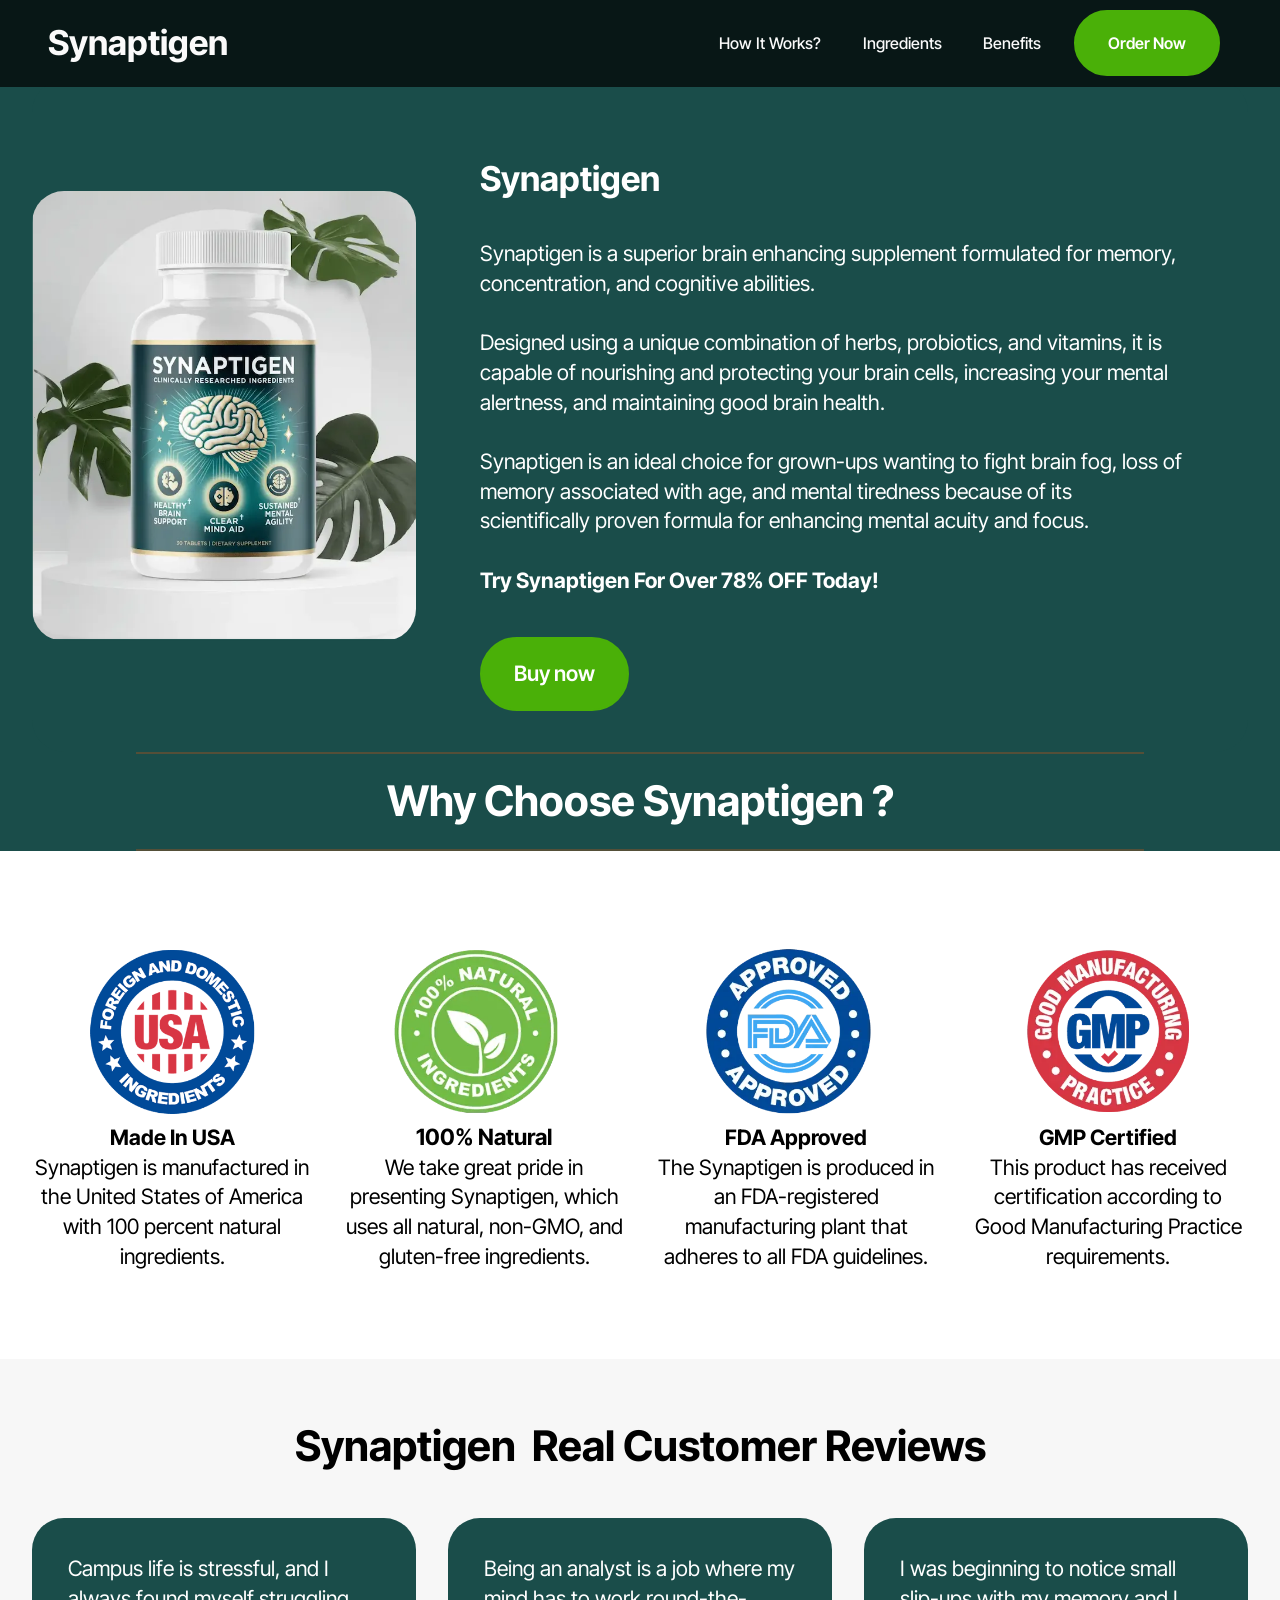
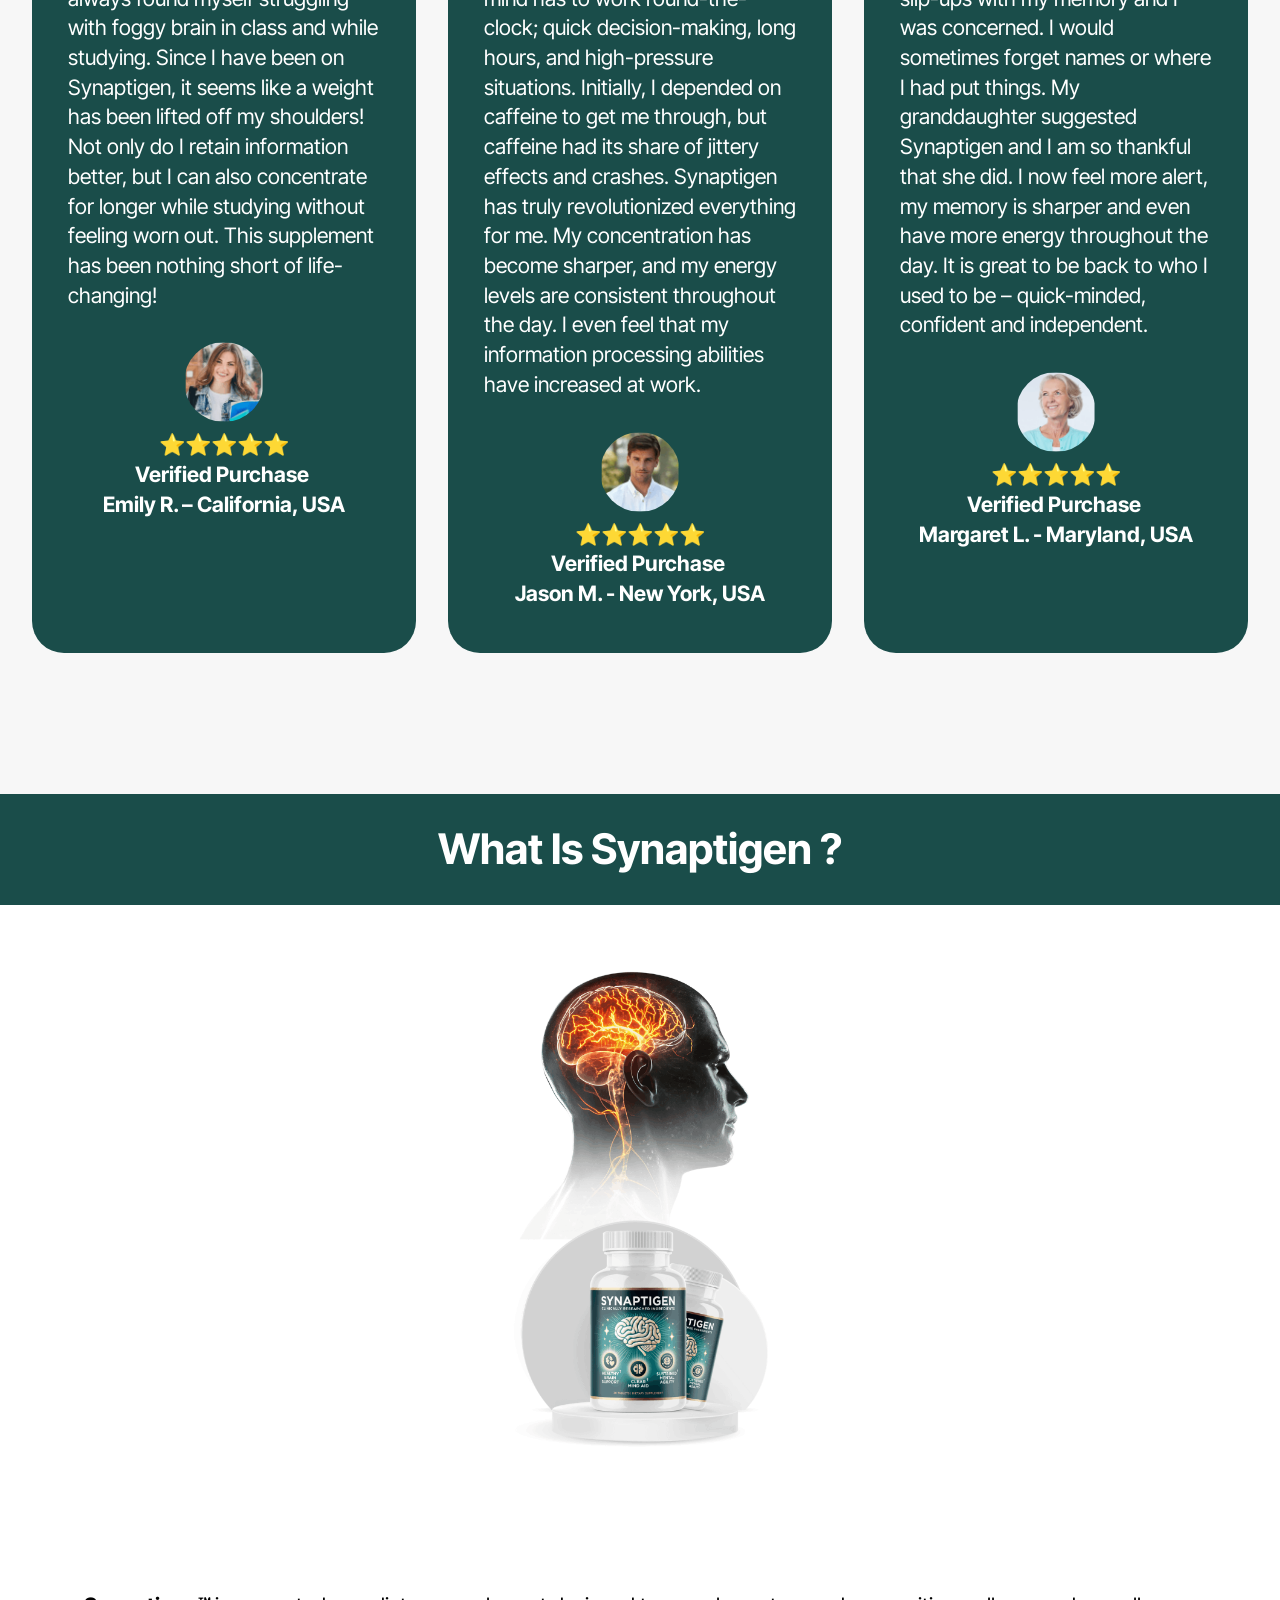
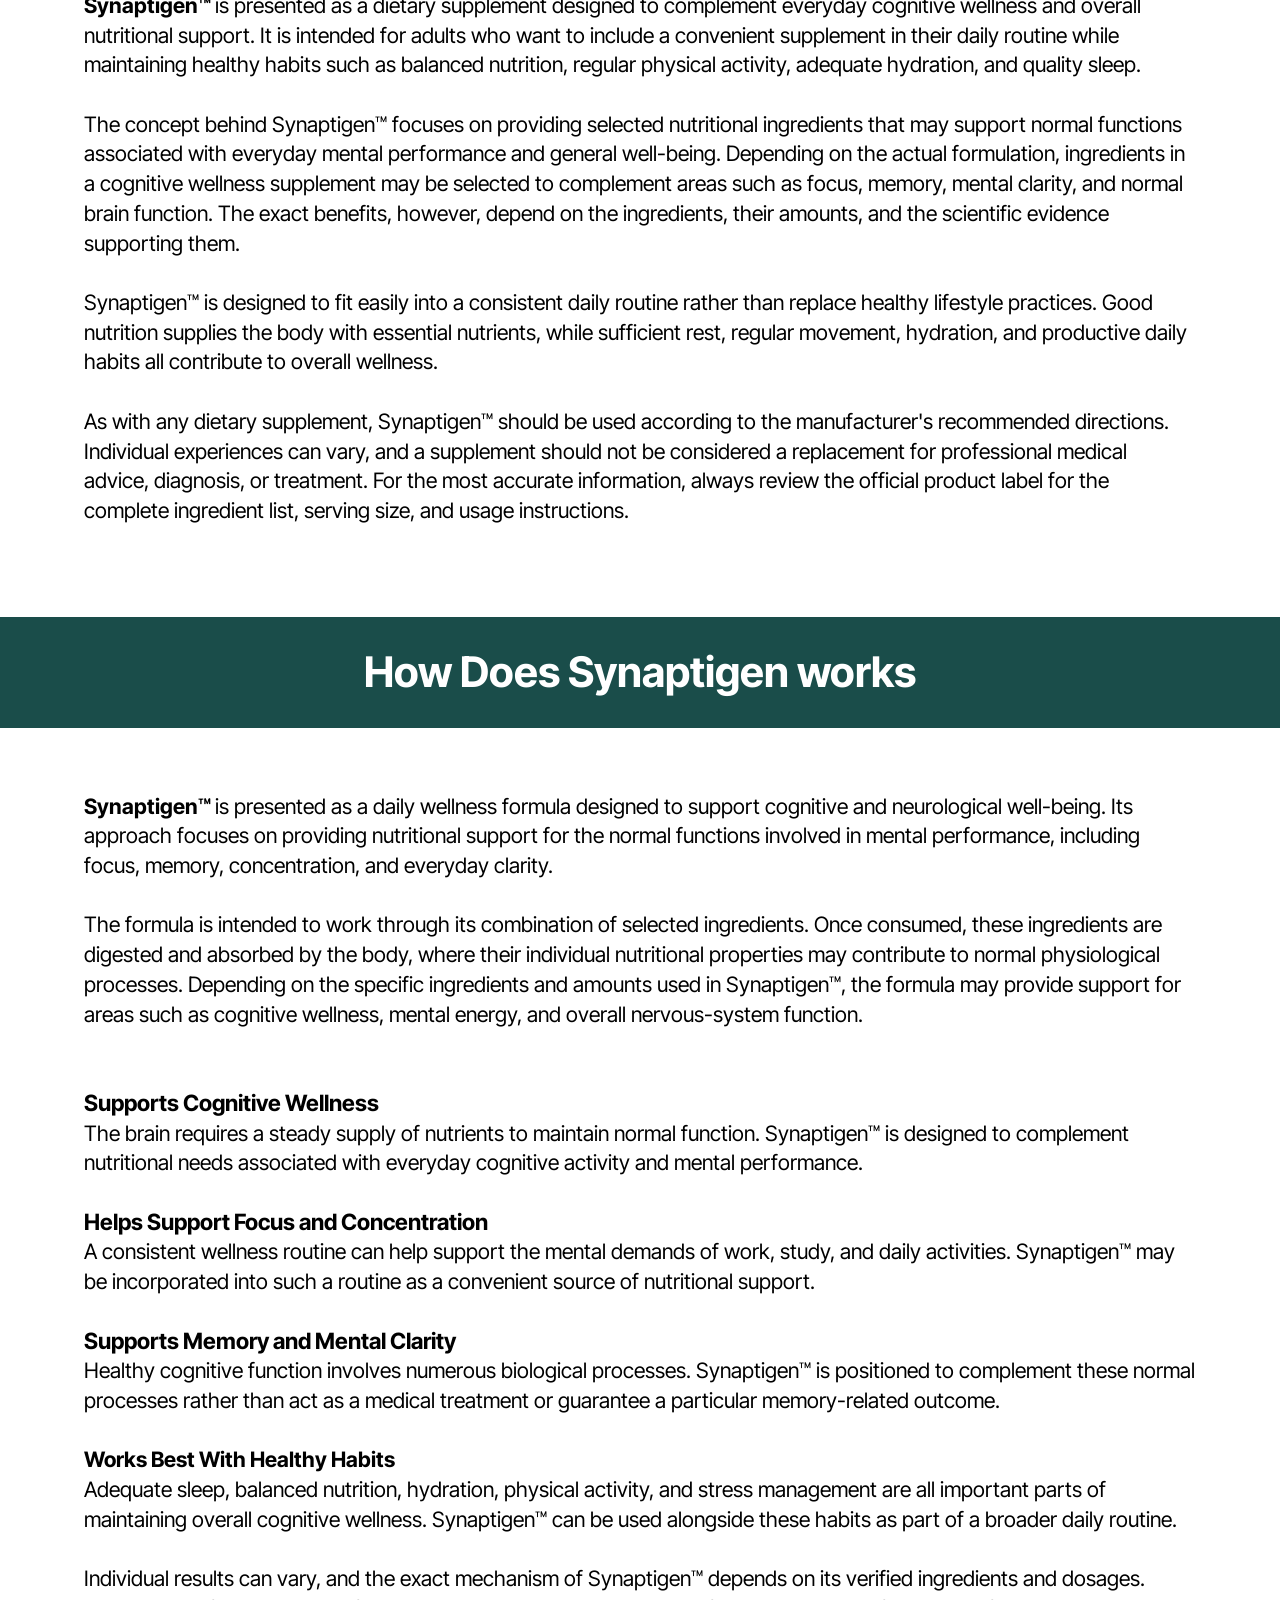
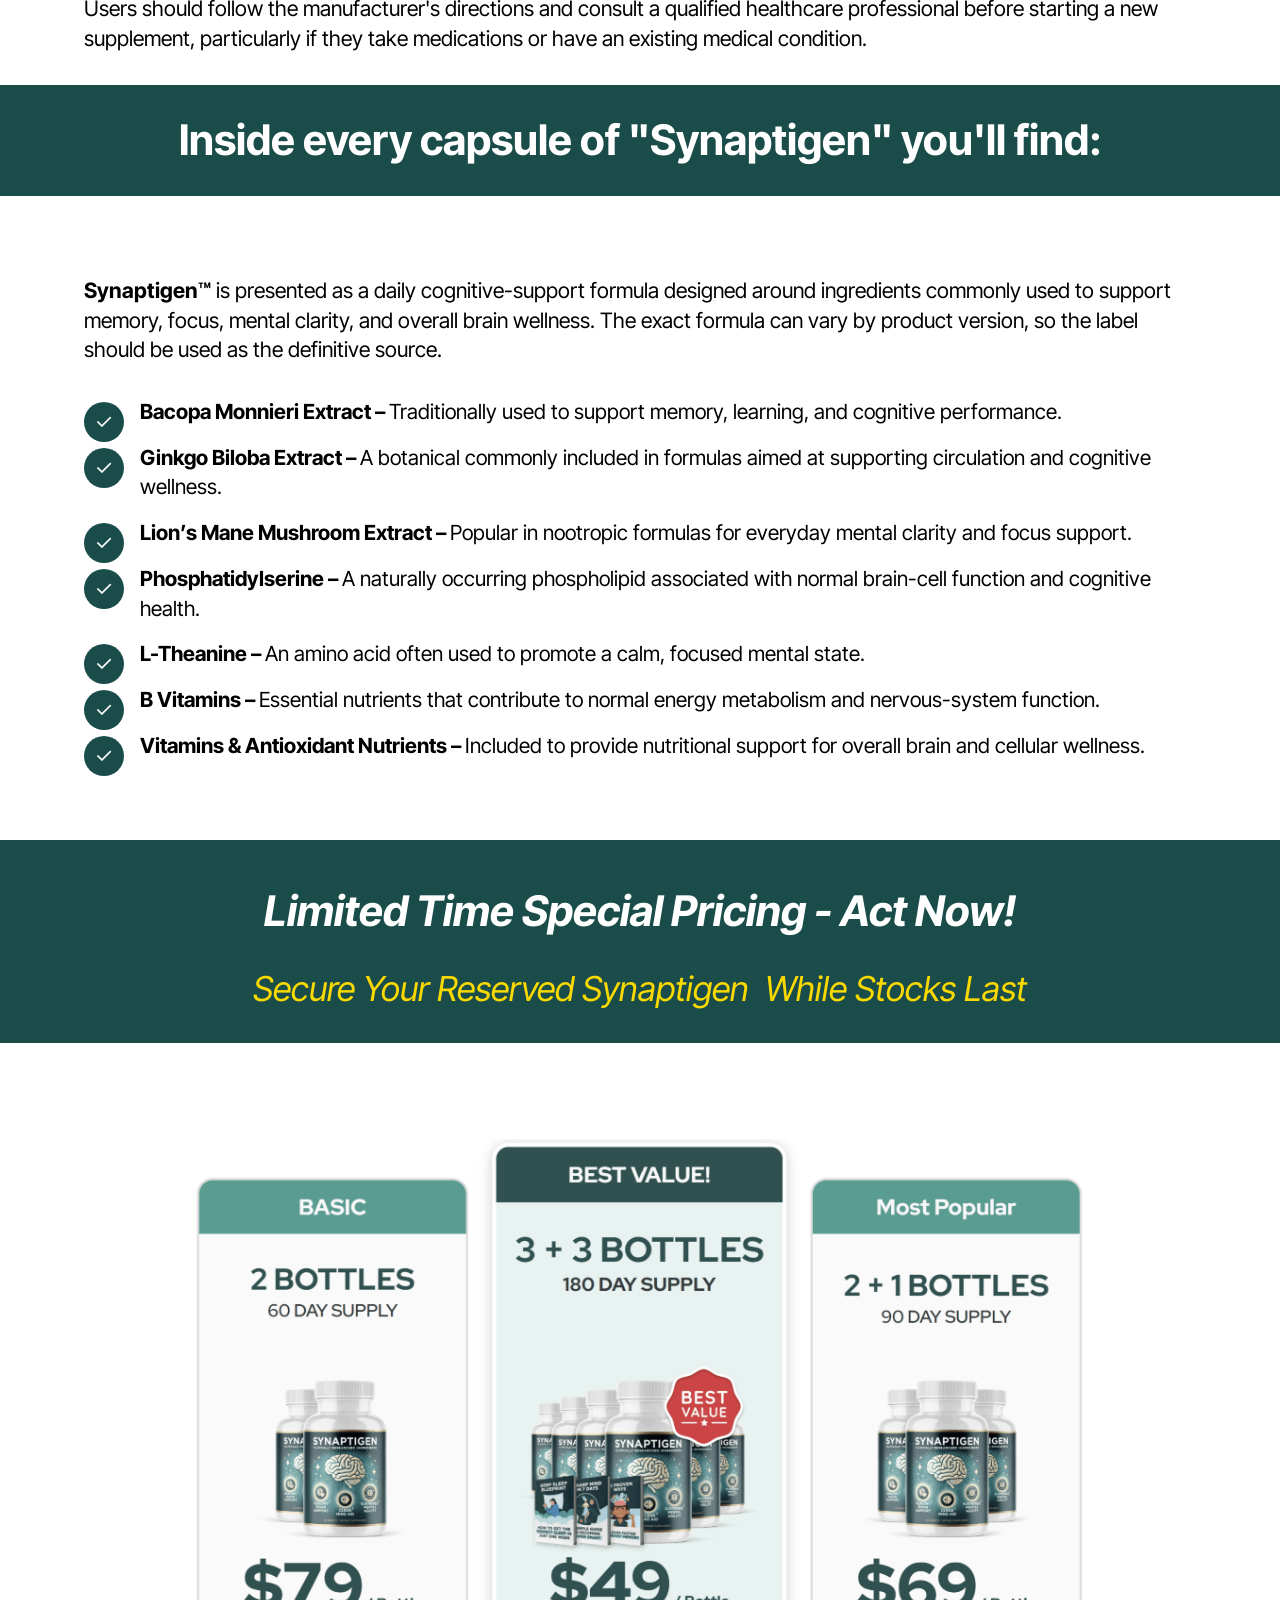
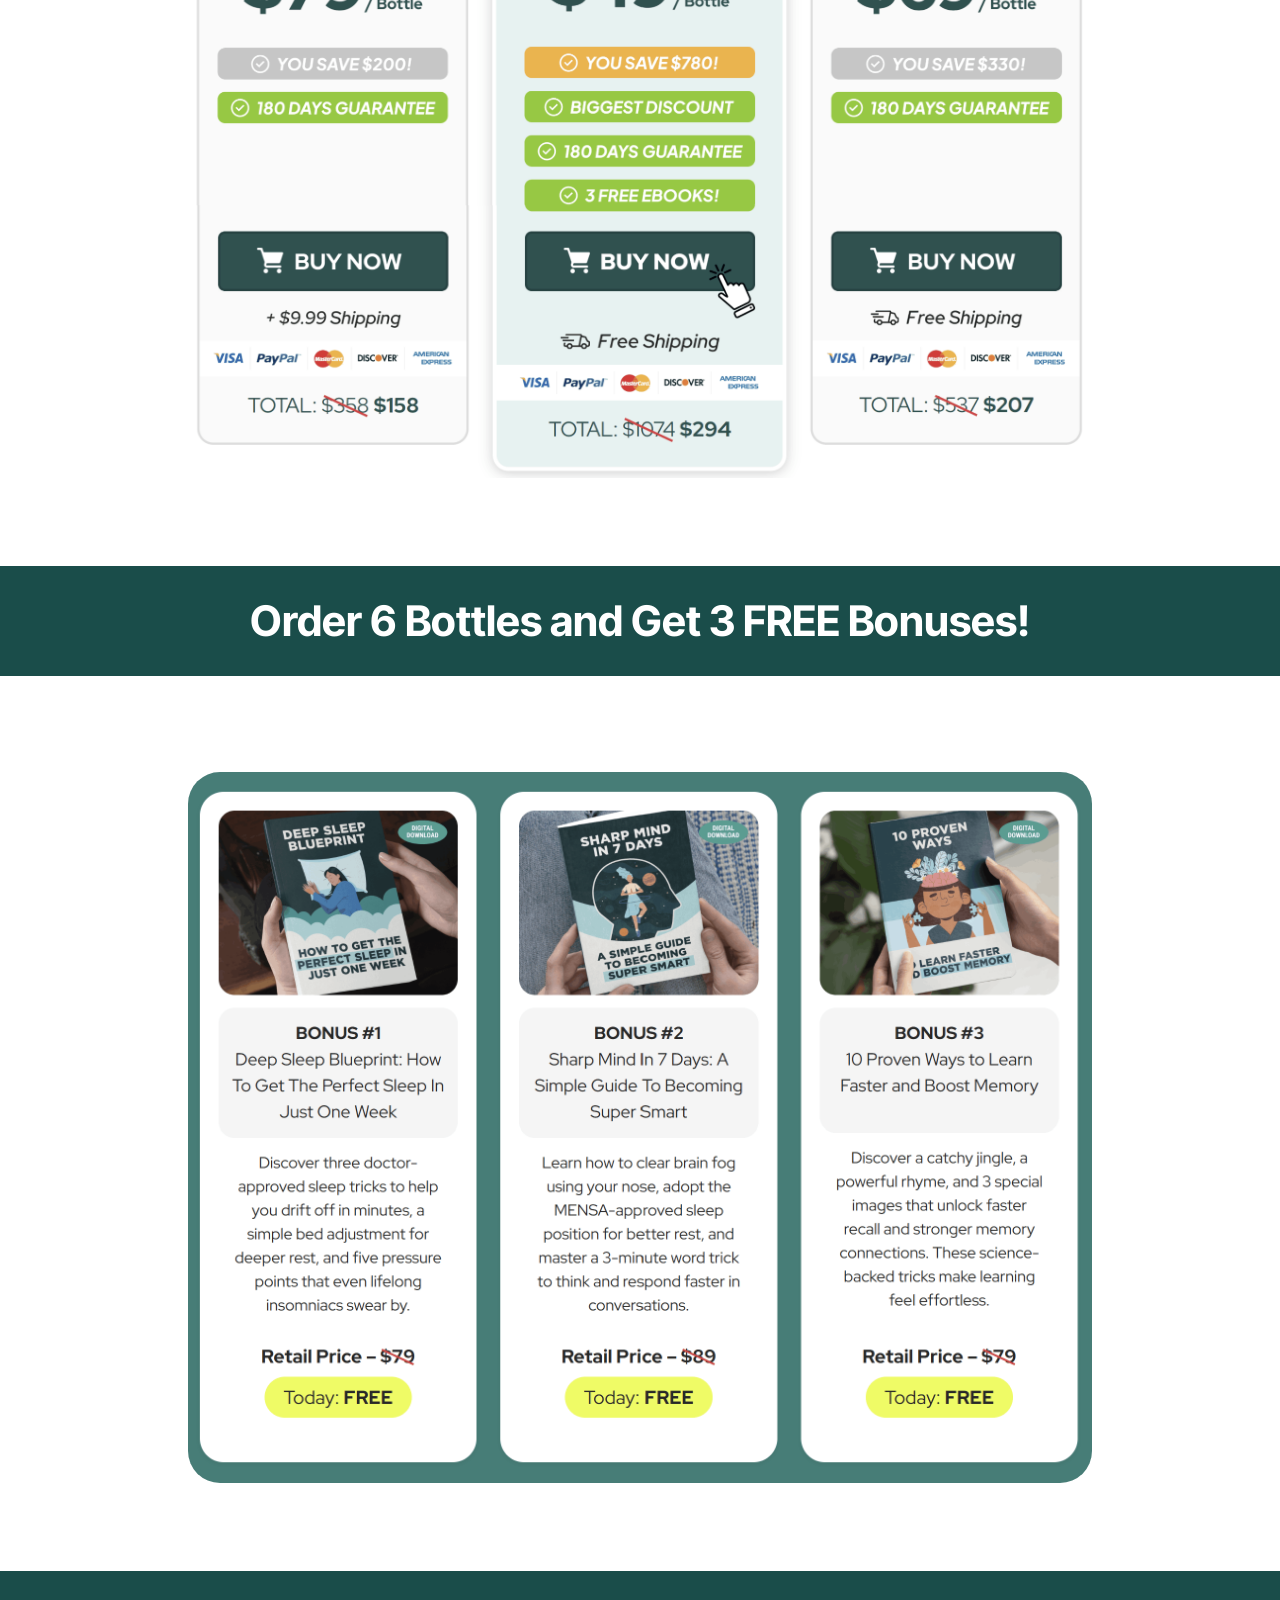
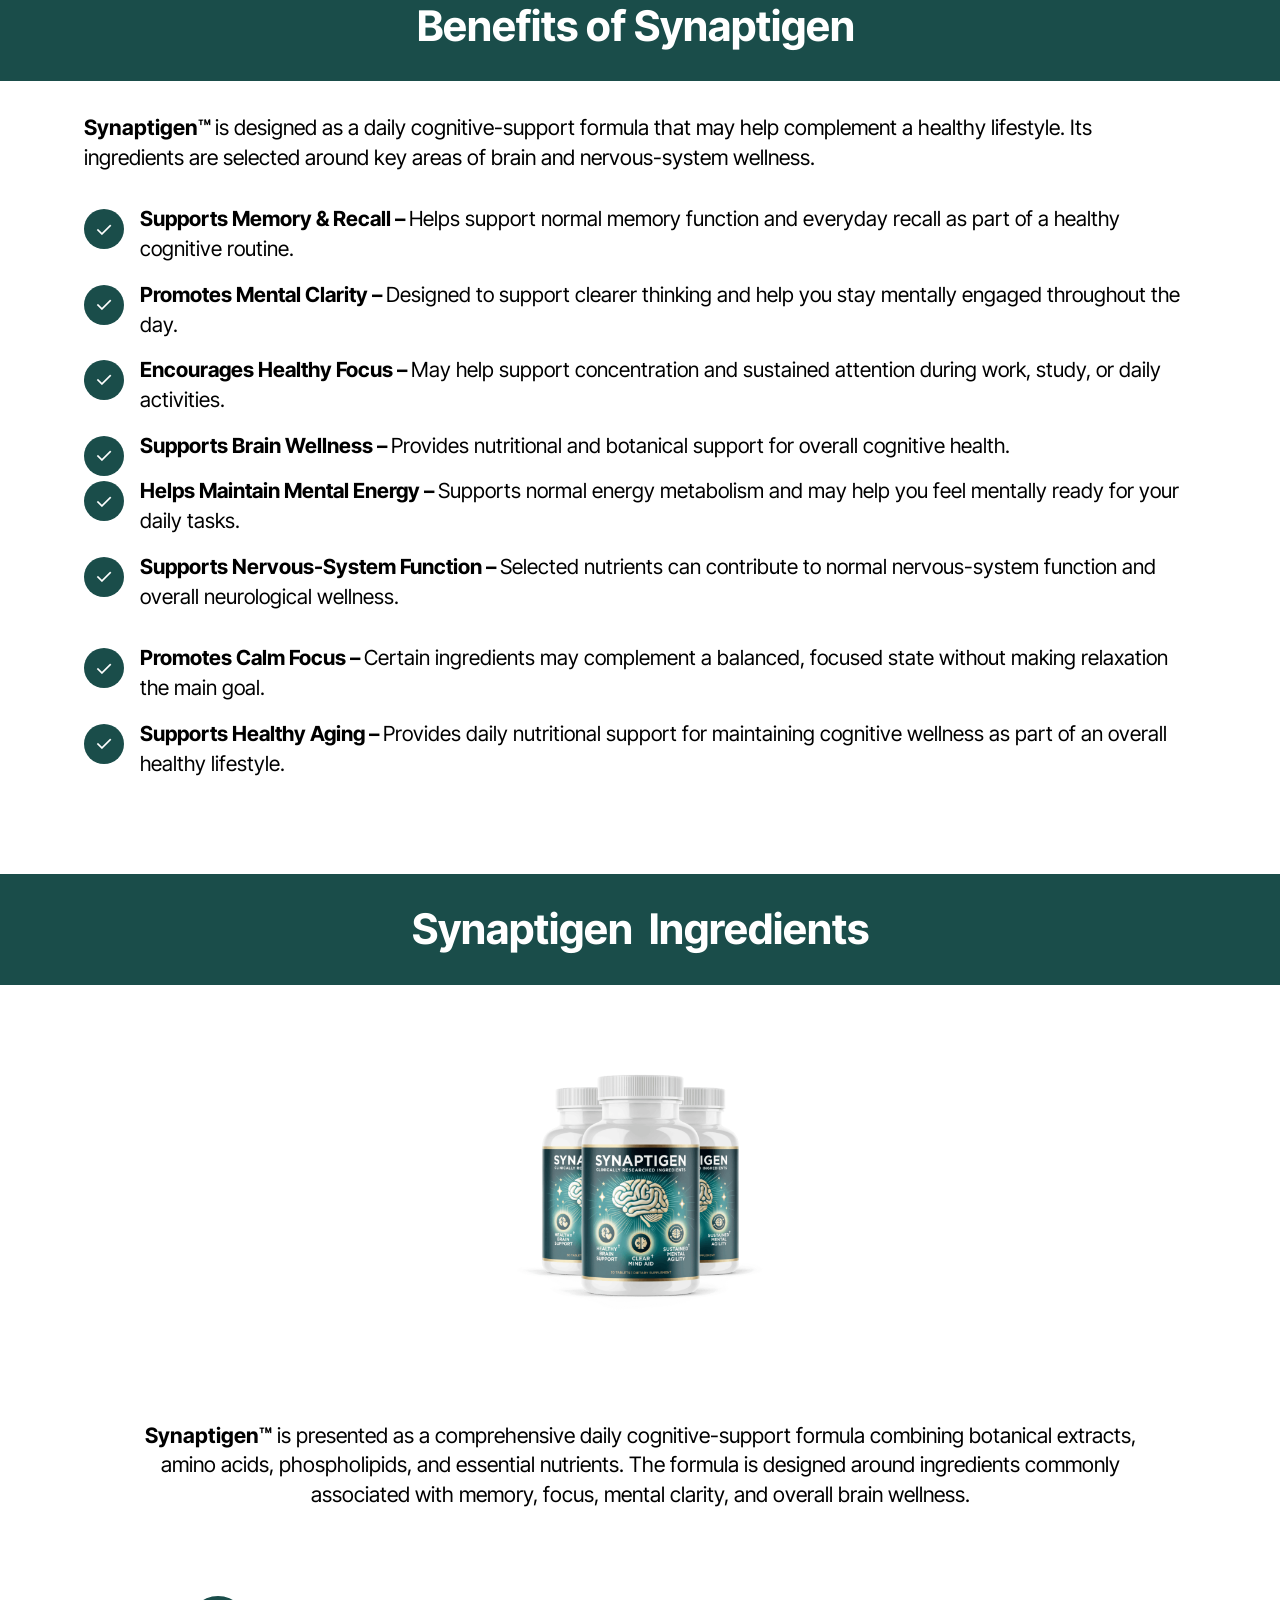
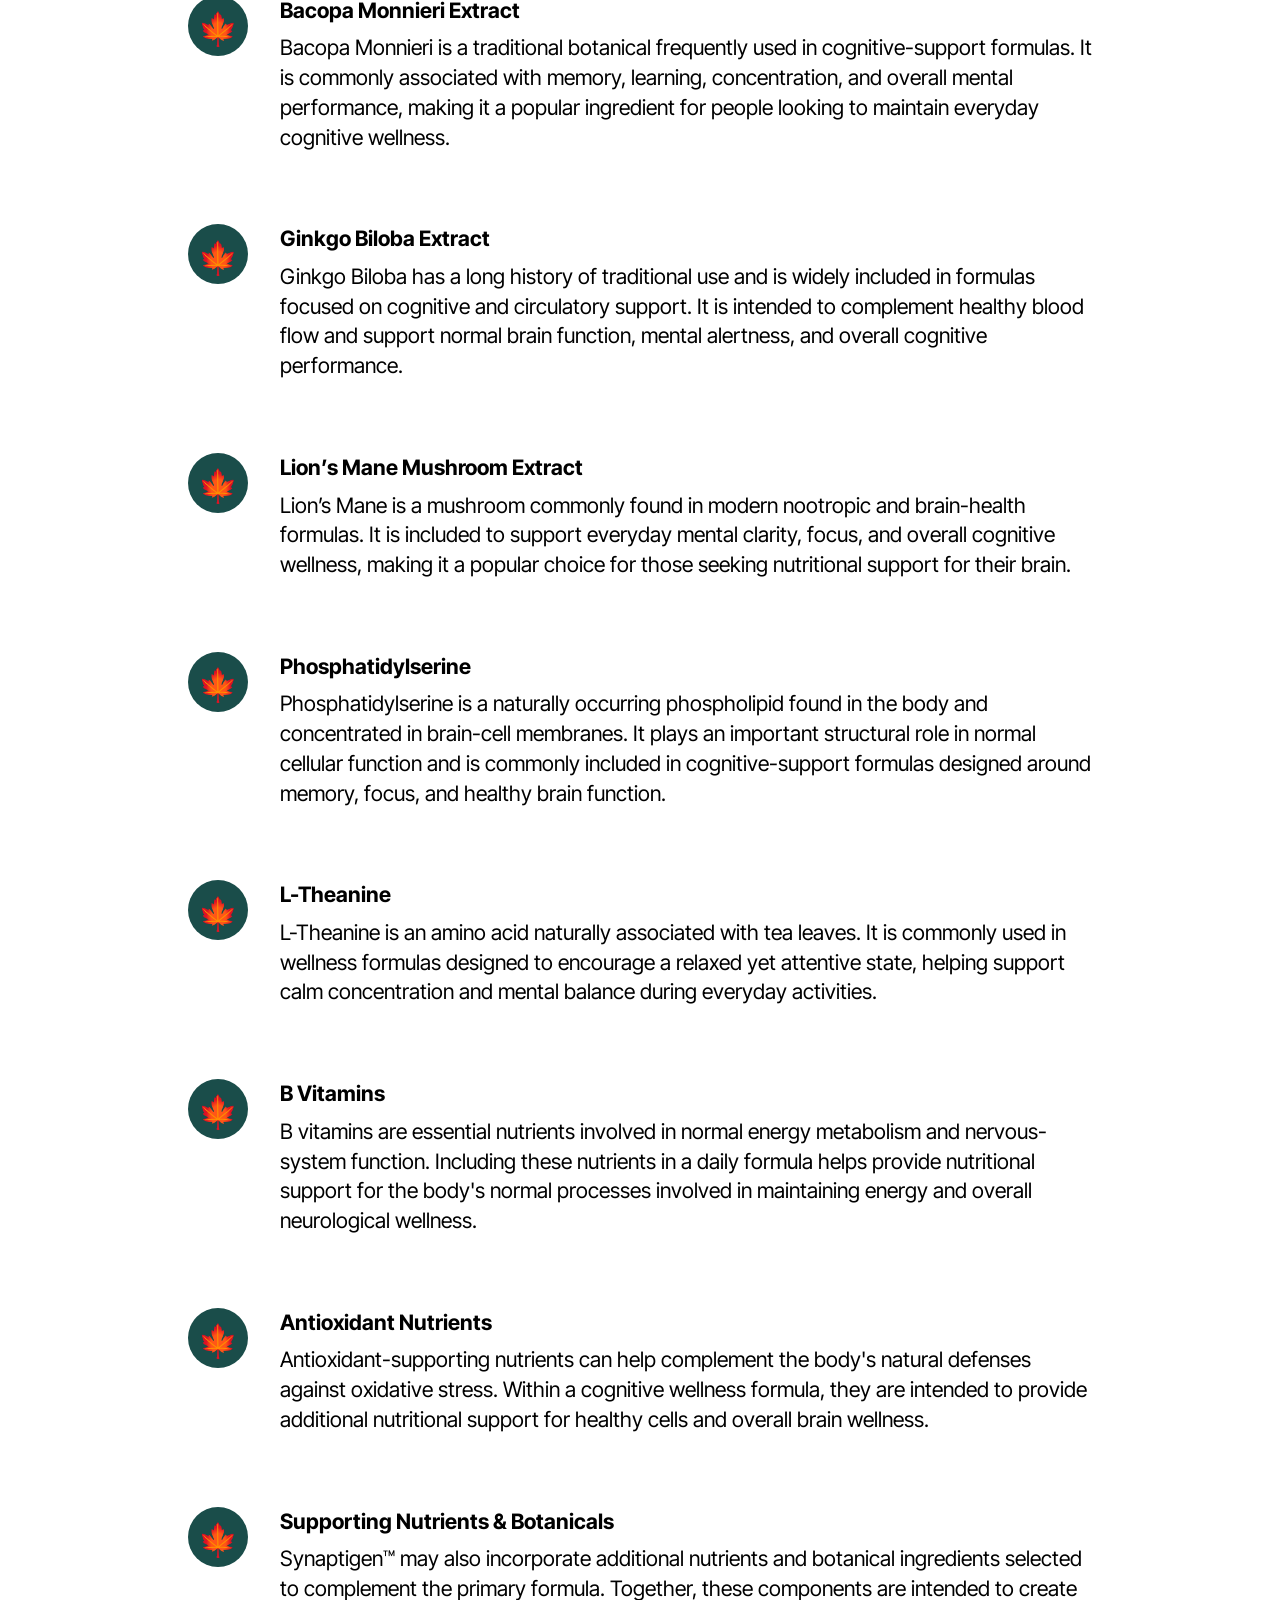
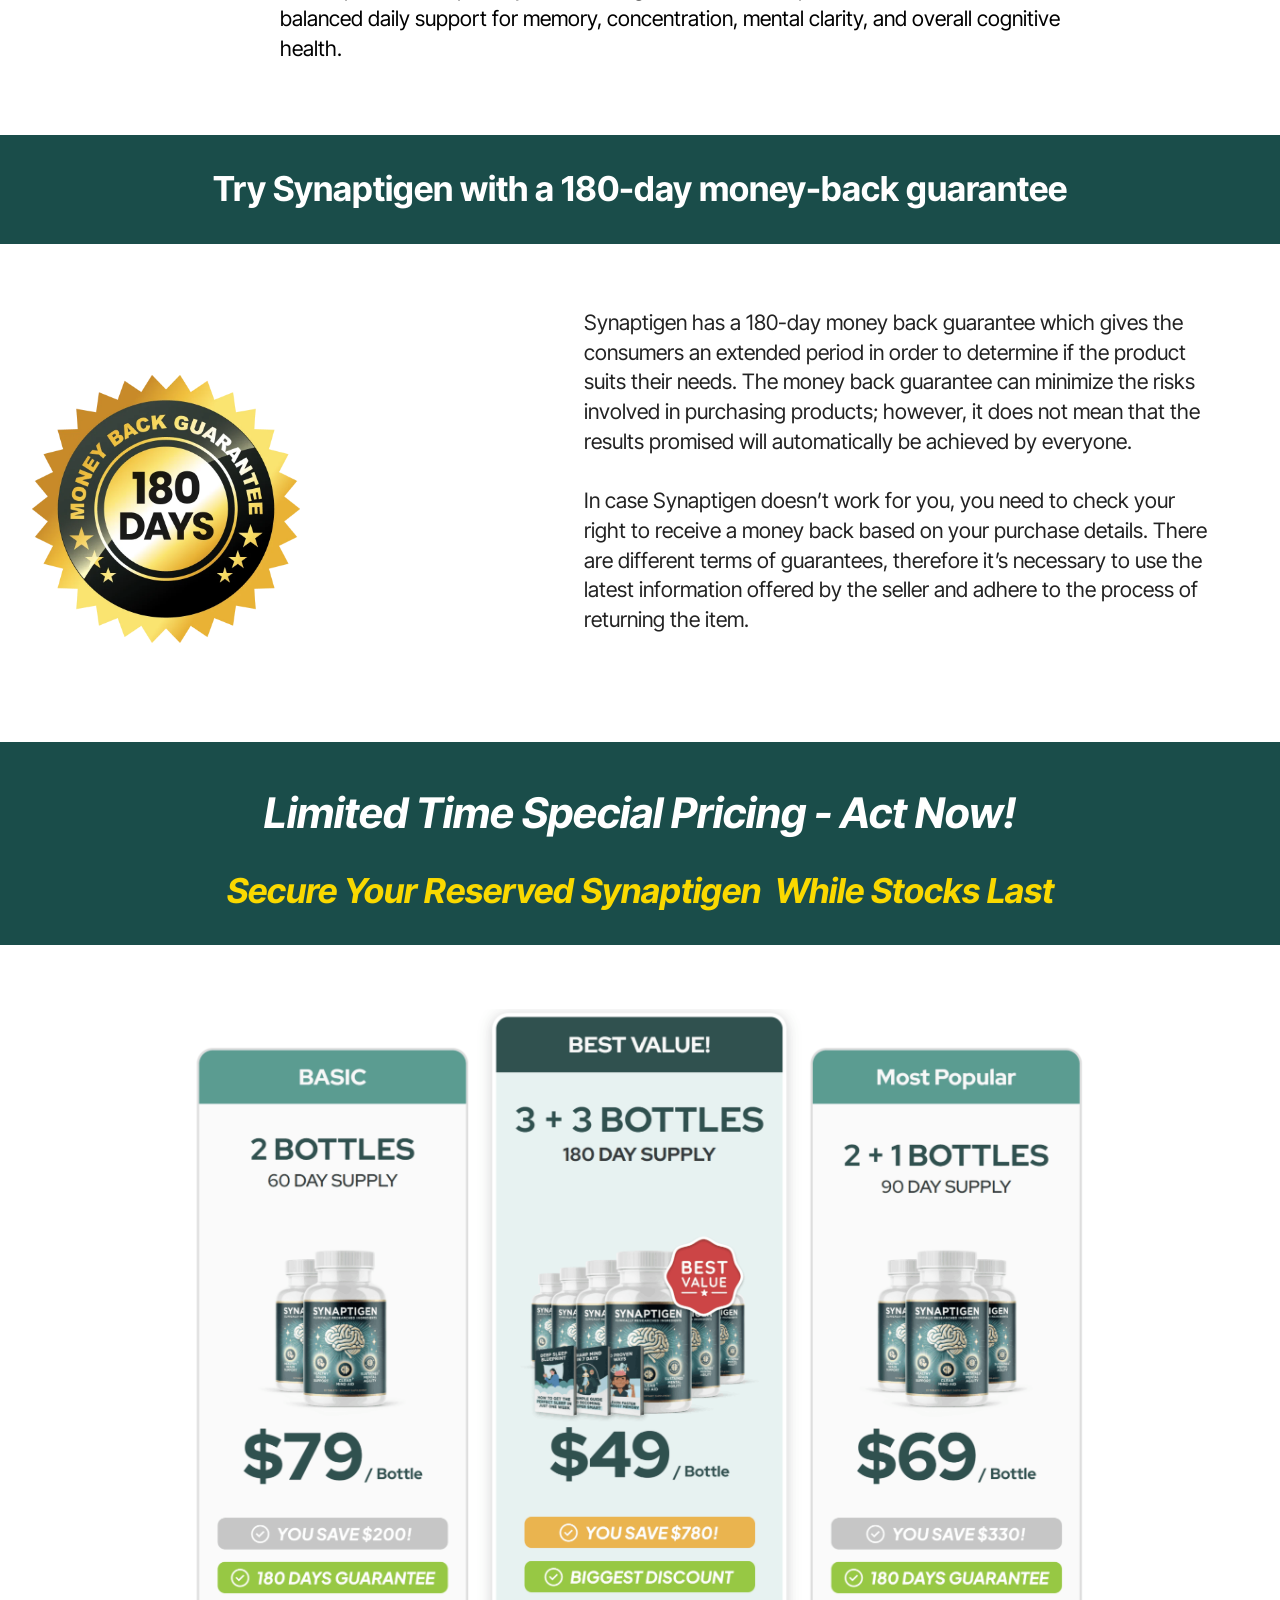
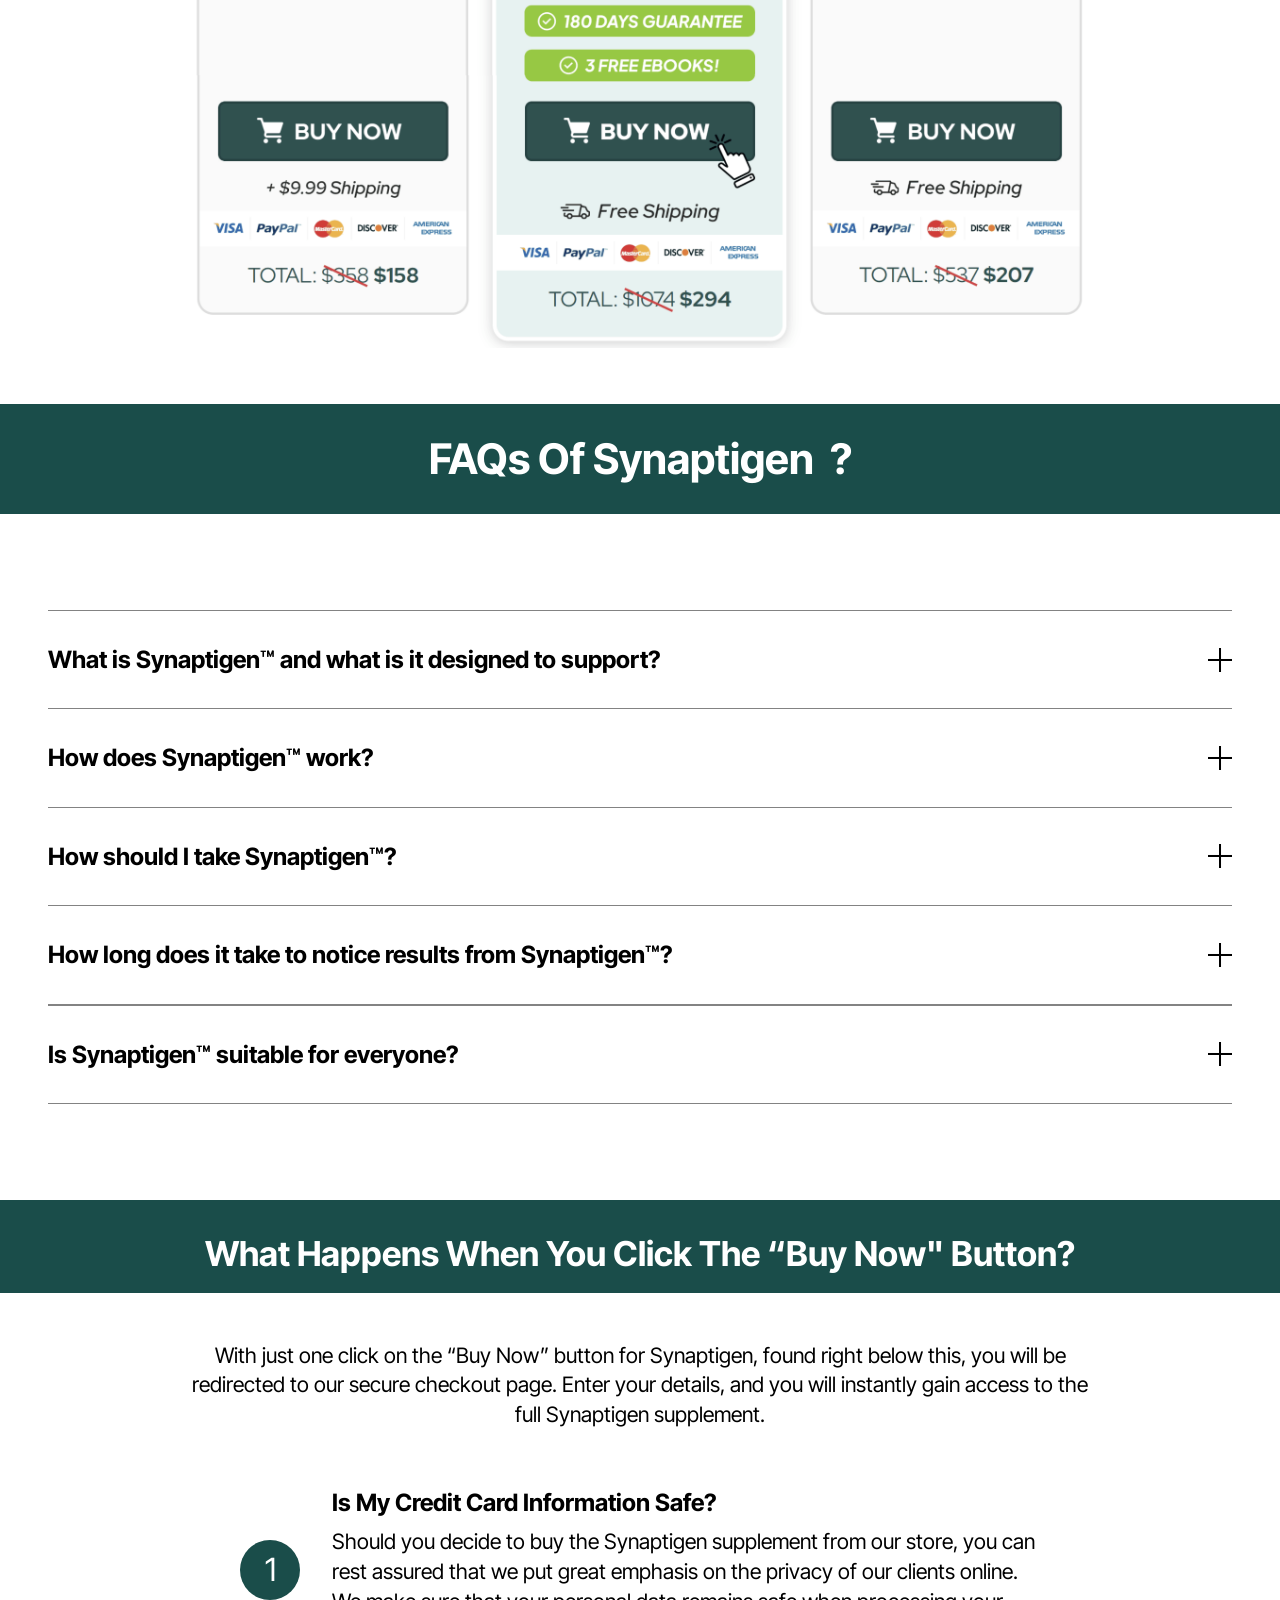
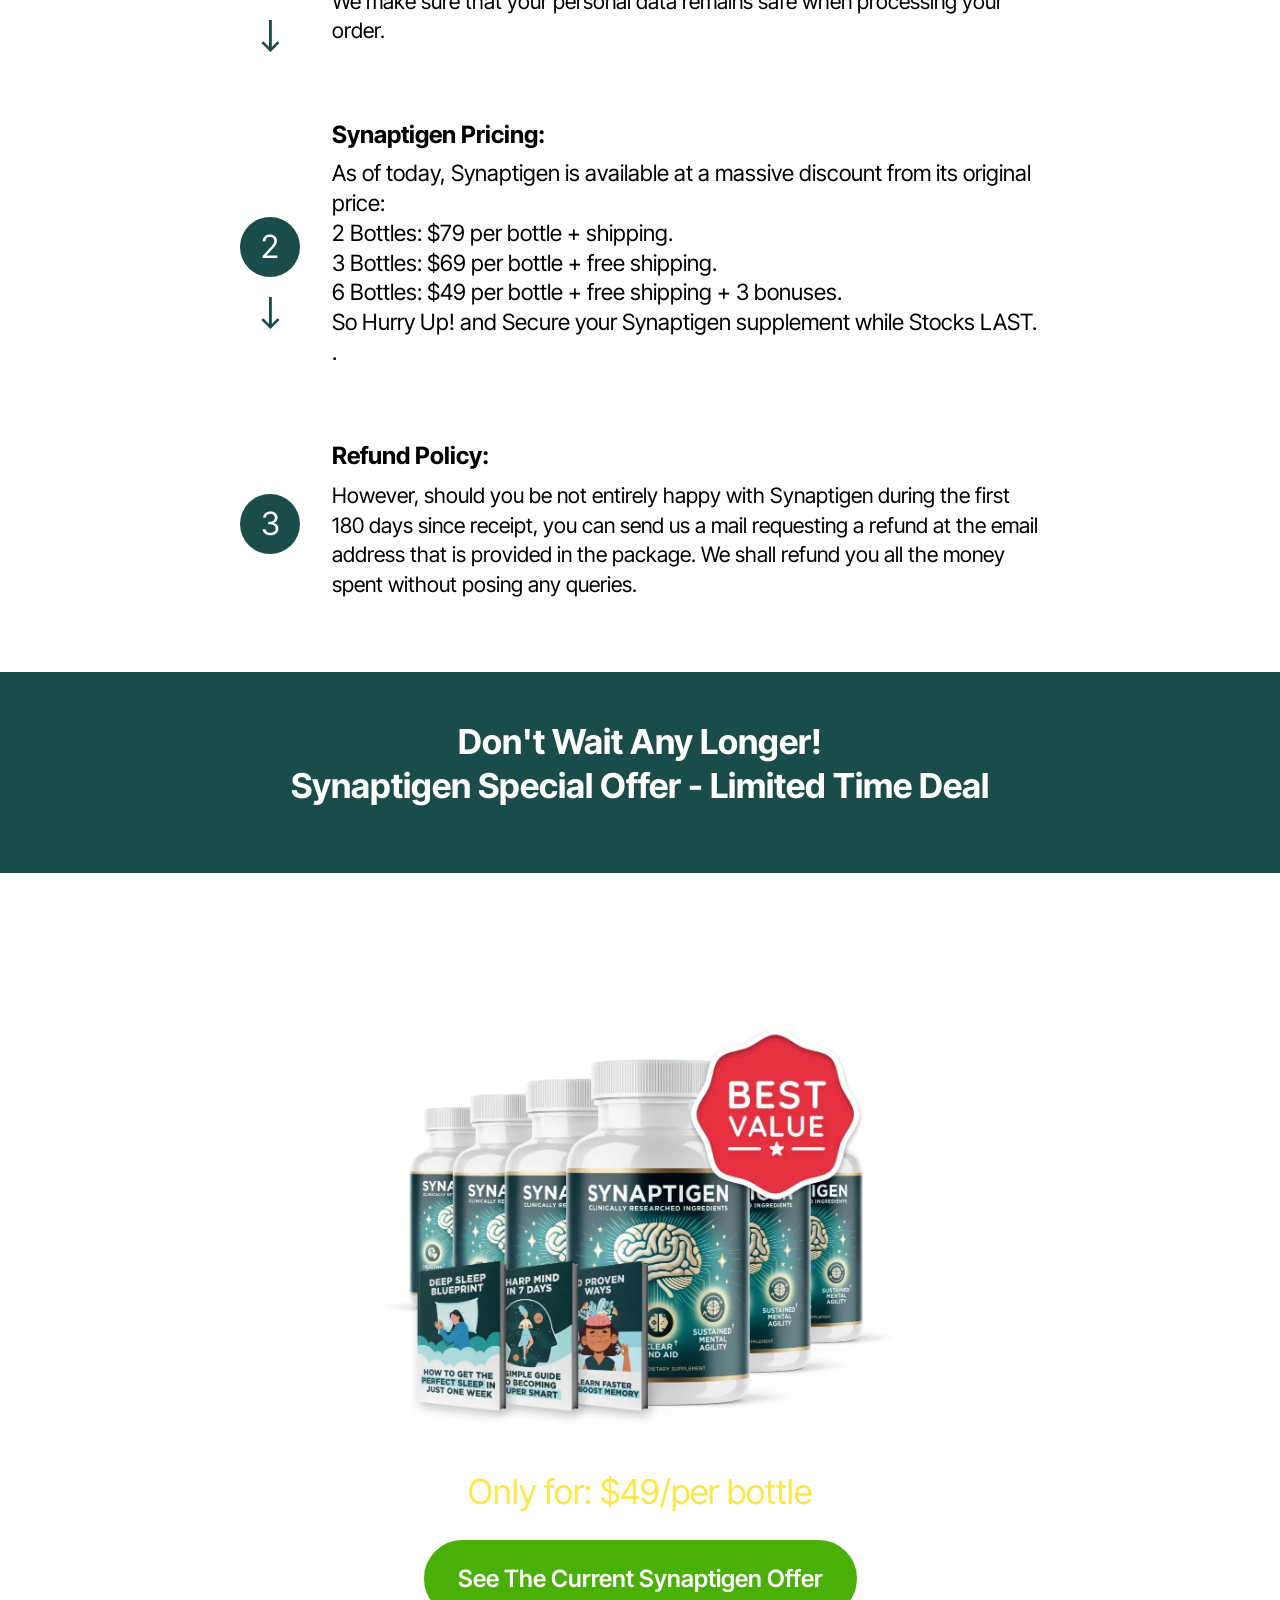
<file: index.html>
<!DOCTYPE html>
<html  lang="en">
<head>
  <!-- Site made with Mobirise Website Builder v6.1.12, https://mobirise.com -->
  <meta charset="UTF-8">
  <meta http-equiv="X-UA-Compatible" content="IE=edge">
  <meta name="generator" content="Mobirise v6.1.12, mobirise.com">
  <meta name="twitter:card" content="summary_large_image"/>
  <meta name="twitter:image:src" content="assets/images/index-meta.webp">
  <meta property="og:image" content="assets/images/index-meta.webp">
  <meta name="twitter:title" content="Synaptigen™ – Advanced Daily Brain & Cognitive Support">
  <meta name="viewport" content="width=device-width, initial-scale=1, minimum-scale=1">
  <link rel="shortcut icon" href="assets/images/synaptigen-supplement-886x876-1.webp" type="image/x-icon">
  <meta name="description" content="Synaptigen™ is a daily cognitive support formula designed to promote memory, focus, mental clarity, and overall brain wellness. Its carefully selected blend of nutrients and botanical ingredients supports healthy cognitive function and helps you stay mentally sharp and focused throughout your day.">
  
  
  <title>Synaptigen™ – Advanced Daily Brain & Cognitive Support</title>
  <link rel="stylesheet" href="assets/web/assets/mobirise-icons2/mobirise2.css">
  <link rel="stylesheet" href="assets/web/assets/mobirise-icons/mobirise-icons.css">
  <link rel="stylesheet" href="assets/bootstrap/css/bootstrap.min.css">
  <link rel="stylesheet" href="assets/dropdown/css/style.css">
  <link rel="stylesheet" href="assets/socicon/css/styles.css">
  <link rel="stylesheet" href="assets/theme/css/style.css">
  <link rel="preload" href="https://fonts.googleapis.com/css?family=Inter+Tight:100,200,300,400,500,600,700,800,900,100i,200i,300i,400i,500i,600i,700i,800i,900i&display=swap" as="style" onload="this.onload=null;this.rel='stylesheet'">
  <noscript><link rel="stylesheet" href="https://fonts.googleapis.com/css?family=Inter+Tight:100,200,300,400,500,600,700,800,900,100i,200i,300i,400i,500i,600i,700i,800i,900i&display=swap"></noscript>
  <link rel="preload" as="style" href="assets/mobirise/css/mbr-additional.css?v=occSbN"><link rel="stylesheet" href="assets/mobirise/css/mbr-additional.css?v=occSbN" type="text/css">
<meta name="msvalidate.01" content="E1C683F4EFB1ADD5ABCEF03F91AA41EB" />
	<meta name="google-site-verification" content="4bTPPsSgGg9mrN9ppGhdz5BRyaK9BWV9diWJw_Lr8Sk" />
  
  
  <meta name="keywords" content="prosta defend, prostadefend, prosta defend supplement, prosta defend pills">
 <meta name="author" content="prosta defend">
		
 <link rel="canonical" href="" >
</head>
<body>
  
  <section data-bs-version="5.1" class="menu menu2 cid-vvjRE5VQ8q" once="menu" id="menu2-21">
    
    <nav class="navbar navbar-dropdown navbar-expand-lg">
        <div class="container">
            <div class="navbar-brand">
                
                <span class="navbar-caption-wrap"><a class="navbar-caption text-white text-primary display-2" href="https://mwebzuno.com/11699/5627/7/?">Synaptigen<br></a></span>
            </div>
            <button class="navbar-toggler" type="button" data-toggle="collapse" data-bs-toggle="collapse" data-target="#navbarSupportedContent" data-bs-target="#navbarSupportedContent" aria-controls="navbarNavAltMarkup" aria-expanded="false" aria-label="Toggle navigation">
                <div class="hamburger">
                    <span></span>
                    <span></span>
                    <span></span>
                    <span></span>
                </div>
            </button>
            <div class="collapse navbar-collapse" id="navbarSupportedContent">
                <ul class="navbar-nav nav-dropdown" data-app-modern-menu="true"><li class="nav-item"><a class="nav-link link text-white display-4" href="index.html#header3-1m">How It Works?</a></li>
                    <li class="nav-item"><a class="nav-link link text-white display-4" href="index.html#features20-x">
                            Ingredients</a></li>
                    <li class="nav-item"><a class="nav-link link text-white display-4" href="index.html#header3-1n">Benefits</a>
                    </li></ul>
                
                <div class="navbar-buttons mbr-section-btn"><a class="btn btn-primary display-4" href="https://mwebzuno.com/11699/5627/7/?">Order Now</a></div>
            </div>
        </div>
    </nav>
</section>

<section data-bs-version="5.1" class="features7 cid-vvjSD3Nnea" id="features7-22">
    <!---->
    

    
    
    <div class="container">
        <div class="card-wrapper">
            <div class="row align-items-center">
                <div class="col-12 col-lg-4">
                    <div class="image-wrapper">
                        <a href="https://mwebzuno.com/11699/5627/7/?"><img src="assets/images/synaptigen-1.webp" alt="Synaptigen"></a>
                    </div>
                </div>
                <div class="col-12 col-lg">
                    <div class="text-box">
                        <h5 class="mbr-title mbr-fonts-style display-2"><strong><br>Synaptigen</strong></h5>
                        <p class="mbr-text mbr-fonts-style display-7"><strong><br></strong>Synaptigen is a superior brain enhancing supplement formulated for memory, concentration, and cognitive abilities.<br><br>Designed using a unique combination of herbs, probiotics, and vitamins, it is capable of nourishing and protecting your brain cells, increasing your mental alertness, and maintaining good brain health.<br><br>Synaptigen is an ideal choice for grown-ups wanting to fight brain fog, loss of memory associated with age, and mental tiredness because of its scientifically proven formula for enhancing mental acuity and focus.<br><br><strong>Try&nbsp;Synaptigen&nbsp;For Over 78% OFF Today!&nbsp;</strong><br></p>
                        
                        <div class="mbr-section-btn pt-3"><a href="https://mwebzuno.com/11699/5627/7/?" class="btn btn-primary display-7">Buy now</a></div>
                    </div>
                </div>
            </div>
        </div>
    </div>
</section>

<section data-bs-version="5.1" class="content6 cid-vvjX7Km81t" id="content6-24">
    
    <div class="container">
        <div class="row justify-content-center">
            <div class="col-md-12 col-lg-10">
                <hr class="line">
                <p class="mbr-text align-center mbr-fonts-style my-4 display-1"><strong>Why Choose&nbsp;Synaptigen&nbsp;?</strong><br></p>
                <hr class="line">
            </div>
        </div>
    </div>
</section>

<section data-bs-version="5.1" class="gallery5 mbr-gallery cid-vvjX5FZ1n5" id="gallery5-23">
    

    
    

    <div class="container">
        
        <div class="row mbr-gallery mt-4">
            <div class="col-12 col-md-6 col-lg-3 item gallery-image active">
                <div class="item-wrapper" data-toggle="modal" data-bs-toggle="modal" data-target="#vxPLZxoWQg-modal" data-bs-target="#vxPLZxoWQg-modal">
                    <img class="w-100" src="assets/images/made-in-usa-1.webp" alt="Mobirise Website Builder" data-slide-to="0" data-bs-slide-to="0" data-target="#lb-vxPLZxoWQg" data-bs-target="#lb-vxPLZxoWQg">
                    <div class="icon-wrapper">
                        <span class="mobi-mbri mobi-mbri-search mbr-iconfont mbr-iconfont-btn"></span>
                    </div>
                </div>
                <h1 class="mbr-item-subtitle mbr-fonts-style align-center mb-2 mt-2 display-7"><div><strong>Made In USA</strong></div><div>Synaptigen is manufactured in the United States of America with 100 percent natural ingredients.</div><div>
</div><div>
</div></h1>
            </div>
            <div class="col-12 col-md-6 col-lg-3 item gallery-image">
                <div class="item-wrapper" data-toggle="modal" data-bs-toggle="modal" data-target="#vxPLZxoWQg-modal" data-bs-target="#vxPLZxoWQg-modal">
                    <img class="w-100" src="assets/images/100-natural-500x300.webp" alt="Mobirise Website Builder" data-slide-to="1" data-bs-slide-to="1" data-target="#lb-vxPLZxoWQg" data-bs-target="#lb-vxPLZxoWQg">
                    <div class="icon-wrapper">
                        <span class="mobi-mbri mobi-mbri-search mbr-iconfont mbr-iconfont-btn"></span>
                    </div>
                </div>
                <h1 class="mbr-item-subtitle mbr-fonts-style align-center mb-2 mt-2 display-7"><div><span style="font-size: 1.4rem;"><strong>100% Natural</strong></span></div><div>We take great pride in presenting Synaptigen, which uses all natural, non-GMO, and gluten-free ingredients.</div><div>
</div><div>
</div></h1>
            </div>
            
            <div class="col-12 col-md-6 col-lg-3 item gallery-image">
                <div class="item-wrapper" data-toggle="modal" data-bs-toggle="modal" data-target="#vxPLZxoWQg-modal" data-bs-target="#vxPLZxoWQg-modal">
                    <img class="w-100" src="assets/images/fda-approved-500x300.webp" alt="Mobirise Website Builder" data-slide-to="2" data-bs-slide-to="2" data-target="#lb-vxPLZxoWQg" data-bs-target="#lb-vxPLZxoWQg">
                    <div class="icon-wrapper">
                        <span class="mobi-mbri mobi-mbri-search mbr-iconfont mbr-iconfont-btn"></span>
                    </div>
                </div>
                <h1 class="mbr-item-subtitle mbr-fonts-style align-center mb-2 mt-2 display-7"><div><strong>FDA Approved</strong></div><div>The Synaptigen is produced in an FDA-registered manufacturing plant that adheres to all FDA guidelines.</div><div>
</div></h1>
            </div><div class="col-12 col-md-6 col-lg-3 item gallery-image">
                <div class="item-wrapper" data-toggle="modal" data-bs-toggle="modal" data-target="#vxPLZxoWQg-modal" data-bs-target="#vxPLZxoWQg-modal">
                    <img class="w-100" src="assets/images/gmp-certified-500x300.webp" alt="Mobirise Website Builder" data-slide-to="3" data-bs-slide-to="3" data-target="#lb-vxPLZxoWQg" data-bs-target="#lb-vxPLZxoWQg">
                    <div class="icon-wrapper">
                        <span class="mobi-mbri mobi-mbri-search mbr-iconfont mbr-iconfont-btn"></span>
                    </div>
                </div>
                <h1 class="mbr-item-subtitle mbr-fonts-style align-center mb-2 mt-2 display-7"><div><strong>GMP Certified</strong></div><div>This product has received certification according to Good Manufacturing Practice requirements.</div></h1>
            </div>
        </div>

        <div class="modal mbr-slider" tabindex="-1" role="dialog" aria-hidden="true" id="vxPLZxoWQg-modal">
            <div class="modal-dialog" role="document">
                <div class="modal-content">
                    <div class="modal-body">
                        <div class="carousel slide" id="lb-vxPLZxoWQg" data-interval="5000" data-bs-interval="5000">
                            <div class="carousel-inner">
                                <div class="carousel-item active">
                                    <img class="d-block w-100" src="assets/images/made-in-usa-1.webp" alt="Mobirise Website Builder">
                                </div>
                                <div class="carousel-item">
                                    <img class="d-block w-100" src="assets/images/100-natural-500x300.webp" alt="Mobirise Website Builder">
                                </div>
                                
                                <div class="carousel-item">
                                    <img class="d-block w-100" src="assets/images/fda-approved-500x300.webp" alt="Mobirise Website Builder">
                                </div><div class="carousel-item">
                                    <img class="d-block w-100" src="assets/images/gmp-certified-500x300.webp" alt="Mobirise Website Builder">
                                </div>
                            </div>
                            <ol class="carousel-indicators">
                                <li data-slide-to="0" data-bs-slide-to="0" class="active" data-target="#lb-vxPLZxoWQg" data-bs-target="#lb-vxPLZxoWQg"></li>
                                <li data-slide-to="1" data-bs-slide-to="1" data-target="#lb-vxPLZxoWQg" data-bs-target="#lb-vxPLZxoWQg"></li>
                                <li data-slide-to="2" data-bs-slide-to="2" data-target="#lb-vxPLZxoWQg" data-bs-target="#lb-vxPLZxoWQg"></li>
                                <li data-slide-to="3" data-bs-slide-to="3" data-target="#lb-vxPLZxoWQg" data-bs-target="#lb-vxPLZxoWQg"></li>
                            </ol>
                            <a role="button" href="" class="close" data-dismiss="modal" data-bs-dismiss="modal" aria-label="Close">
                            </a>
                            <a class="carousel-control-prev carousel-control" role="button" data-slide="prev" data-bs-slide="prev" href="#lb-vxPLZxoWQg">
                                <span class="mobi-mbri mobi-mbri-arrow-prev" aria-hidden="true"></span>
                                <span class="sr-only visually-hidden">Previous</span>
                            </a>
                            <a class="carousel-control-next carousel-control" role="button" data-slide="next" data-bs-slide="next" href="#lb-vxPLZxoWQg">
                                <span class="mobi-mbri mobi-mbri-arrow-next" aria-hidden="true"></span>
                                <span class="sr-only visually-hidden">Next</span>
                            </a>
                        </div>
                    </div>
                </div>
            </div>
        </div>
    </div>
</section>

<section data-bs-version="5.1" class="people04 cid-vvjZd48blB" id="people04-27">
	
	
	<div class="container">
		<div class="row mb-5 justify-content-center">
			<div class="col-12 mb-0 content-head">
				<h3 class="mbr-section-title mbr-fonts-style align-center mb-0 display-1"><strong>Synaptigen&nbsp; Real Customer Reviews</strong></h3>
				
			</div>
		</div>
		<div class="row mbr-masonry" data-masonry="{&quot;percentPosition&quot;: true }">
			
			<div class="item features-without-image col-12 col-md-6 col-lg-4 active">
				<div class="item-wrapper">
					<div class="card-box align-left">
						<p class="card-text mbr-fonts-style display-7">Campus life is stressful, and I always found myself struggling with foggy brain in class and while studying. Since I have been on Synaptigen, it seems like a weight has been lifted off my shoulders! Not only do I retain information better, but I can also concentrate for longer while studying without feeling worn out. This supplement has been nothing short of life-changing!<br>
						</p>
						<div class="img-wrapper mt-4 mb-2">
							<img src="assets/images/m1-2-160x84.webp" data-slide-to="1" data-bs-slide-to="1" alt="Emily R. – California, USA">
						</div>
						<h5 class="card-title mbr-fonts-style display-7"><strong>⭐⭐⭐⭐⭐</strong><br><strong>Verified Purchase&nbsp;</strong><br><div><strong>Emily R. – California, USA
</strong></div><div><strong><br></strong></div><br><div><strong><br></strong></div></h5>
					</div>
				</div>
			</div>
			<div class="item features-without-image col-12 col-md-6 col-lg-4">
				<div class="item-wrapper">
					<div class="card-box align-left">
						<p class="card-text mbr-fonts-style display-7">Being an analyst is a job where my mind has to work round-the-clock; quick decision-making, long hours, and high-pressure situations. Initially, I depended on caffeine to get me through, but caffeine had its share of jittery effects and crashes. Synaptigen has truly revolutionized everything for me. My concentration has become sharper, and my energy levels are consistent throughout the day. I even feel that my information processing abilities have increased at work.<br>
						</p>
						<div class="img-wrapper mt-4 mb-2">
							<img src="assets/images/m2-2-160x84.webp" data-slide-to="2" data-bs-slide-to="2" alt="Jason M. - New York, USA">
						</div>
						<h5 class="card-title mbr-fonts-style display-7">
							<strong>⭐⭐⭐⭐⭐</strong><br><strong>Verified Purchase&nbsp;</strong><br><strong>
</strong>
						<div><strong>Jason M. - New York, USA</strong></div><div><strong>
</strong></div><div><strong>
</strong></div></h5>
					</div>
				</div>
			</div>
			
			<div class="item features-without-image col-12 col-md-6 col-lg-4">
				<div class="item-wrapper">
					<div class="card-box align-left">
						<p class="card-text mbr-fonts-style display-7">I was beginning to notice small slip-ups with my memory and I was concerned. I would sometimes forget names or where I had put things. My granddaughter suggested Synaptigen and I am so thankful that she did. I now feel more alert, my memory is sharper and even have more energy throughout the day. It is great to be back to who I used to be – quick-minded, confident and independent.<br></p>
						<div class="img-wrapper mt-4 mb-2">
							<img src="assets/images/m3-2-160x84.webp" data-slide-to="4" data-bs-slide-to="4" alt="Margaret L. - Maryland, USA">
						</div>
						<h5 class="card-title mbr-fonts-style display-7"><strong>⭐⭐⭐⭐⭐</strong><br><strong>Verified Purchase&nbsp;</strong><br><strong>Margaret L. - Maryland, USA
</strong><div><strong><br></strong></div><div><strong><br></strong></div></h5>
					</div>
				</div>
			</div>
			
		</div>
	</div>
</section>

<section data-bs-version="5.1" class="header3 cid-uSwx4cJ0TO" id="header3-4">

    

    
    

    <div class="align-center container">
        <div class="row justify-content-center">
            <div class="col-12 col-lg-12">
                
                <h2 class="mbr-section-subtitle mbr-fonts-style mb-3 display-1"><strong>What Is Synaptigen ?</strong></h2>
                
                
            </div>
        </div>
    </div>
</section>

<section data-bs-version="5.1" class="header9 cid-uSwxo9HcY4" id="header9-6">

    

    
    

    <div class="text-center container">
        <div class="row justify-content-center">
            <div class="col-md-12 col-lg-9">
                <div class="image-wrap mb-4">
                    <a href="https://mwebzuno.com/11699/5627/7/?"><img src="assets/images/synaptigen-official-website.webp" alt="Synaptigen Official"></a>
                </div>
                
                
                
            </div>
        </div>
    </div>
</section>

<section data-bs-version="5.1" class="content4 cid-uSwx5BcQWN" id="content4-5">
    

    
    
    <div class="container">
        <div class="row justify-content-center">
            <div class="title col-md-12 col-lg-11">
                
                <h4 class="mbr-section-subtitle align-center mbr-fonts-style mb-4 display-7"><div><br></div><div><strong>Synaptigen™ </strong>is presented as a dietary supplement designed to complement everyday cognitive wellness and overall nutritional support. It is intended for adults who want to include a convenient supplement in their daily routine while maintaining healthy habits such as balanced nutrition, regular physical activity, adequate hydration, and quality sleep.</div><div><br></div><div>
</div><div>The concept behind Synaptigen™ focuses on providing selected nutritional ingredients that may support normal functions associated with everyday mental performance and general well-being. Depending on the actual formulation, ingredients in a cognitive wellness supplement may be selected to complement areas such as focus, memory, mental clarity, and normal brain function. The exact benefits, however, depend on the ingredients, their amounts, and the scientific evidence supporting them.</div><div><br></div><div>
</div><div>Synaptigen™ is designed to fit easily into a consistent daily routine rather than replace healthy lifestyle practices. Good nutrition supplies the body with essential nutrients, while sufficient rest, regular movement, hydration, and productive daily habits all contribute to overall wellness.</div><div><br></div><div>As with any dietary supplement, Synaptigen™ should be used according to the manufacturer's recommended directions. Individual experiences can vary, and a supplement should not be considered a replacement for professional medical advice, diagnosis, or treatment. For the most accurate information, always review the official product label for the complete ingredient list, serving size, and usage instructions.</div><br><div><br></div><div>
</div><div>
</div><div>
</div><div>
</div><div>
</div><div>
</div></h4>
                
            </div>
        </div>
    </div>
</section>

<section data-bs-version="5.1" class="header3 cid-uSwy3EeQp4" id="header3-7">

    

    
    

    <div class="align-center container">
        <div class="row justify-content-center">
            <div class="col-12 col-lg-12">
                
                <h2 class="mbr-section-subtitle mbr-fonts-style mb-3 display-1"><strong>How Does Synaptigen works</strong></h2>
                
                
            </div>
        </div>
    </div>
</section>

<section data-bs-version="5.1" class="content4 cid-uSwy4P6KjC" id="content4-8">
    

    
    
    <div class="container">
        <div class="row justify-content-center">
            <div class="title col-md-12 col-lg-11">
                
                <h4 class="mbr-section-subtitle align-center mbr-fonts-style mb-4 display-7"><div><strong>Synaptigen™ </strong>is presented as a daily wellness formula designed to support cognitive and neurological well-being. Its approach focuses on providing nutritional support for the normal functions involved in mental performance, including focus, memory, concentration, and everyday clarity.</div><br>The formula is intended to work through its combination of selected ingredients. Once consumed, these ingredients are digested and absorbed by the body, where their individual nutritional properties may contribute to normal physiological processes. Depending on the specific ingredients and amounts used in Synaptigen™, the formula may provide support for areas such as cognitive wellness, mental energy, and overall nervous-system function.<div><br></div><div><div><strong><br></strong></div><div><span style="font-size: 1.4rem;"><strong>Supports Cognitive Wellness</strong></span></div></div><div><div>The brain requires a steady supply of nutrients to maintain normal function. Synaptigen™ is designed to complement nutritional needs associated with everyday cognitive activity and mental performance.</div></div><div><div><br></div><div><span style="font-size: 1.4rem;"><strong>Helps Support Focus and Concentration</strong></span></div></div><div><div>A consistent wellness routine can help support the mental demands of work, study, and daily activities. Synaptigen™ may be incorporated into such a routine as a convenient source of nutritional support.</div></div><div><div><br></div><div><span style="font-size: 1.4rem;"><strong>Supports Memory and Mental Clarity</strong></span></div></div><div><div>Healthy cognitive function involves numerous biological processes. Synaptigen™ is positioned to complement these normal processes rather than act as a medical treatment or guarantee a particular memory-related outcome.</div></div><div><div><br></div><div><strong>Works Best With Healthy Habits</strong></div><div>Adequate sleep, balanced nutrition, hydration, physical activity, and stress management are all important parts of maintaining overall cognitive wellness. Synaptigen™ can be used alongside these habits as part of a broader daily routine.</div><div><br></div><div>Individual results can vary, and the exact mechanism of Synaptigen™ depends on its verified ingredients and dosages. Users should follow the manufacturer's directions and consult a qualified healthcare professional before starting a new supplement, particularly if they take medications or have an existing medical condition.</div><div><span style="font-size: 1.4rem;">
</span></div><div><span style="font-size: 1.4rem;">
</span></div><div><span style="font-size: 1.4rem;">
</span></div><div><span style="font-size: 1.4rem;">
</span></div></div></h4>
                
            </div>
        </div>
    </div>
</section>

<section data-bs-version="5.1" class="header3 cid-v9Z7cN19hR" id="header3-1v">

    

    
    

    <div class="align-center container">
        <div class="row justify-content-center">
            <div class="col-12 col-lg-12">
                
                <h2 class="mbr-section-subtitle mbr-fonts-style mb-3 display-1"><strong>Inside every capsule of "Synaptigen" you'll find:</strong></h2>
                
                
            </div>
        </div>
    </div>
</section>

<section data-bs-version="5.1" class="content8 cid-v1XUQZJSzF" id="content8-1l">
    
    <div class="container">
        <div class="row justify-content-center">
            <div class="counter-container col-md-12 col-lg-11">
                <h4 class="mbr-section-title mbr-fonts-style mb-4 display-7"><div><strong>Synaptigen™</strong> is presented as a daily cognitive-support formula designed around ingredients commonly used to support memory, focus, mental clarity, and overall brain wellness. The exact formula can vary by product version, so the label should be used as the definitive source.</div></h4>
                <div class="mbr-text mbr-fonts-style display-7">
                    <ul>
                        <li><span style="font-size: 20.8px;"><strong>Bacopa Monnieri Extract – </strong>Traditionally used to support memory, learning, and cognitive performance.</span></li><li><span style="font-size: 20.8px;"><strong>Ginkgo Biloba Extract – </strong>A botanical commonly included in formulas aimed at supporting circulation and cognitive wellness.</span></li><li><span style="font-size: 20.8px;"><strong>Lion’s Mane Mushroom Extract – </strong>Popular in nootropic formulas for everyday mental clarity and focus support.</span></li><li><span style="font-size: 20.8px;"><strong>Phosphatidylserine – </strong>A naturally occurring phospholipid associated with normal brain-cell function and cognitive health.</span></li><li><span style="font-size: 20.8px;"><strong>L-Theanine – </strong>An amino acid often used to promote a calm, focused mental state.</span></li><li><span style="font-size: 20.8px;"><strong>B Vitamins – </strong>Essential nutrients that contribute to normal energy metabolism and nervous-system function.</span></li><li><span style="font-size: 20.8px;"><strong>Vitamins &amp; Antioxidant Nutrients – </strong>Included to provide nutritional support for overall brain and cellular wellness.</span></li>
                    </ul>
                </div>
            </div>
        </div>
    </div>
</section>

<section data-bs-version="5.1" class="content4 cid-uSwyrY4N6k" id="content4-9">
    

    
    
    <div class="container">
        <div class="row justify-content-center">
            <div class="title col-md-12 col-lg-11">
                <h3 class="mbr-section-title mbr-fonts-style align-center mb-4 display-1"><strong><em>Limited Time Special Pricing - Act Now!</em></strong></h3>
                <h4 class="mbr-section-subtitle align-center mbr-fonts-style mb-4 display-2"><em>Secure Your Reserved Synaptigen&nbsp; While Stocks Last</em></h4>
                
            </div>
        </div>
    </div>
</section>

<section data-bs-version="5.1" class="header10 cid-vxFMaZrLoG" id="header10-2i">

    

    

    <div class="align-center container">
        <div class="row justify-content-center">
            <div class="col-md-12 col-lg-9">
                
                
                
                <div class="image-wrap mt-4">
                    <a href="https://mwebzuno.com/11699/5627/7/?"><img src="assets/images/synaptigen-price-1916x1989.webp" alt="Synaptigen - Order Page" title="Ikaria Lean Belly Juice"></a><br>
                </div>
            </div>
        </div>
    </div>
</section>

<section data-bs-version="5.1" class="header3 cid-vxGgKQd0WE" id="header3-2q">

    

    
    

    <div class="align-center container">
        <div class="row justify-content-center">
            <div class="col-12 col-lg-12">
                
                <h2 class="mbr-section-subtitle mbr-fonts-style mb-3 display-1"><strong>Order 6 Bottles and Get 3 FREE Bonuses!</strong></h2>
                
                
            </div>
        </div>
    </div>
</section>

<section data-bs-version="5.1" class="header10 cid-vxPB3QeBch" id="header10-2t">

    

    

    <div class="align-center container">
        <div class="row justify-content-center">
            <div class="col-md-12 col-lg-9">
                
                
                
                <div class="image-wrap mt-4">
                    <a href="https://mwebzuno.com/11699/5627/7/?"><img src="assets/images/bonus-1830x1438.webp" alt="Bonuses - Order Page" title="Ikaria Lean Belly Juice"></a><br>
                </div>
            </div>
        </div>
    </div>
</section>

<section data-bs-version="5.1" class="header3 cid-v1XV2cMDDJ" id="header3-1m">

    

    
    

    <div class="align-center container">
        <div class="row justify-content-center">
            <div class="col-12 col-lg-12">
                
                <h2 class="mbr-section-subtitle mbr-fonts-style mb-3 display-1"><strong>Benefits of Synaptigen&nbsp;</strong></h2>
                
                
            </div>
        </div>
    </div>
</section>

<section data-bs-version="5.1" class="content5 cid-v1XUQbpUqO" id="content5-1k">
    
    <div class="container">
        <div class="row justify-content-center">
            <div class="col-md-12 col-lg-11">
                
                
                <p class="mbr-text mbr-fonts-style display-7"><strong>Synaptigen™ </strong>is designed as a daily cognitive-support formula that may help complement a healthy lifestyle. Its ingredients are selected around key areas of brain and nervous-system wellness.<br></p>                
         </div>
        </div>
    </div>
</section>

<section data-bs-version="5.1" class="content8 cid-v9Z7uphgOG" id="content8-1x">
    
    <div class="container">
        <div class="row justify-content-center">
            <div class="counter-container col-md-12 col-lg-11">
                
                <div class="mbr-text mbr-fonts-style display-7">
                    <ul>
                        <li><span style="font-size: 20.8px;"><strong>Supports Memory &amp; Recall – </strong>Helps support normal memory function and everyday recall as part of a healthy cognitive routine.</span></li><li><span style="font-size: 20.8px;"><strong>Promotes Mental Clarity – </strong>Designed to support clearer thinking and help you stay mentally engaged throughout the day.</span></li><li><span style="font-size: 20.8px;"><strong>Encourages Healthy Focus – </strong>May help support concentration and sustained attention during work, study, or daily activities.</span></li><li><span style="font-size: 20.8px;"><strong>Supports Brain Wellness – </strong>Provides nutritional and botanical support for overall cognitive health.</span></li><li><span style="font-size: 20.8px;"><strong>Helps Maintain Mental Energy – </strong>Supports normal energy metabolism and may help you feel mentally ready for your daily tasks.</span></li><li><span style="font-size: 20.8px;"><strong>Supports Nervous-System Function – </strong>Selected nutrients can contribute to normal nervous-system function and overall neurological wellness.</span></li>
                    </ul>
                </div>
            </div>
        </div>
    </div>
</section>

<section data-bs-version="5.1" class="content8 cid-vxA1wSYxau" id="content8-2a">
    
    <div class="container">
        <div class="row justify-content-center">
            <div class="counter-container col-md-12 col-lg-11">
                
                <div class="mbr-text mbr-fonts-style display-7">
                    <ul>
                        <li><span style="font-size: 20.8px;"><strong>Promotes Calm Focus – </strong>Certain ingredients may complement a balanced, focused state without making relaxation the main goal.</span></li><li><span style="font-size: 20.8px;"><strong>Supports Healthy Aging – </strong>Provides daily nutritional support for maintaining cognitive wellness as part of an overall healthy lifestyle.</span></li>
                    </ul>
                </div>
            </div>
        </div>
    </div>
</section>

<section data-bs-version="5.1" class="header3 cid-uSxYnXWoLH" id="header3-e">

    

    
    

    <div class="align-center container">
        <div class="row justify-content-center">
            <div class="col-12 col-lg-12">
                
                <h2 class="mbr-section-subtitle mbr-fonts-style mb-3 display-1"><strong>Synaptigen&nbsp; Ingredients</strong></h2>
                
                
            </div>
        </div>
    </div>
</section>

<section data-bs-version="5.1" class="header10 cid-vxEaeDYLug" id="header10-2h">

    

    

    <div class="align-center container">
        <div class="row justify-content-center">
            <div class="col-md-12 col-lg-9">
                
                
                
                <div class="image-wrap mt-4">
                    <a href="https://mwebzuno.com/11699/5627/7/?"><img src="assets/images/synaptigen-supplement-886x876.webp" alt="Synaptigen - Order Page" title="Ikaria Lean Belly Juice"></a><br>
                </div>
            </div>
        </div>
    </div>
</section>

<section data-bs-version="5.1" class="features19 cid-uSxZQNMPuo" id="features20-g">

    
    
    <div class="container">
        <div class="row justify-content-center">
            <div class="col-md-12 col-lg-10">
                <div class="card-wrapper pb-4">
                    <div class="card-box align-center">
                        <h4 class="card-title mbr-fonts-style mb-4 display-7"><div><strong>Synaptigen™</strong> is presented as a comprehensive daily cognitive-support formula combining botanical extracts, amino acids, phospholipids, and essential nutrients. The formula is designed around ingredients commonly associated with memory, focus, mental clarity, and overall brain wellness.</div><div><strong><br></strong></div></h4>
                        
                        
                    </div>
                </div>
            </div>
            <div class="col-12 col-md-9">
                <div class="item mbr-flex">
                    <div class="icon-box">
                        <span class="step-number mbr-fonts-style display-5">🍁</span>
                    </div>
                    <div class="text-box">
                        <h4 class="icon-title card-title mbr-black mbr-fonts-style display-7"><strong>Bacopa Monnieri Extract</strong></h4>
                        <h5 class="icon-text mbr-black mbr-fonts-style display-7">Bacopa Monnieri is a traditional botanical frequently used in cognitive-support formulas. It is commonly associated with memory, learning, concentration, and overall mental performance, making it a popular ingredient for people looking to maintain everyday cognitive wellness.</h5>
                    </div>
                </div>
                <div class="item mbr-flex">
                    <div class="icon-box">
                        <span class="step-number mbr-fonts-style display-5">🍁</span>
                    </div>
                    <div class="text-box">
                        <h4 class="icon-title card-title mbr-black mbr-fonts-style display-7"><div><strong>Ginkgo Biloba Extract</strong></div></h4>
                        <h5 class="icon-text mbr-black mbr-fonts-style display-7">Ginkgo Biloba has a long history of traditional use and is widely included in formulas focused on cognitive and circulatory support. It is intended to complement healthy blood flow and support normal brain function, mental alertness, and overall cognitive performance.</h5>
                    </div>
                </div>
                <div class="item mbr-flex">
                    <div class="icon-box">
                        <span class="step-number mbr-fonts-style display-5">🍁</span>
                    </div>
                    <div class="text-box">
                        <h4 class="icon-title card-title mbr-black mbr-fonts-style display-7"><strong>Lion’s Mane Mushroom Extract</strong></h4>
                        <h5 class="icon-text mbr-black mbr-fonts-style display-7">Lion’s Mane is a mushroom commonly found in modern nootropic and brain-health formulas. It is included to support everyday mental clarity, focus, and overall cognitive wellness, making it a popular choice for those seeking nutritional support for their brain.</h5>
                    </div>
                </div>
                <div class="item mbr-flex">
                    <div class="icon-box">
                        <span class="step-number mbr-fonts-style display-5">🍁</span>
                    </div>
                    <div class="text-box">
                        <h4 class="icon-title card-title mbr-black mbr-fonts-style display-7"><strong>
</strong><div><strong>Phosphatidylserine</strong></div></h4>
                        <h5 class="icon-text mbr-black mbr-fonts-style display-7"><div>
</div><div>Phosphatidylserine is a naturally occurring phospholipid found in the body and concentrated in brain-cell membranes. It plays an important structural role in normal cellular function and is commonly included in cognitive-support formulas designed around memory, focus, and healthy brain function.</div></h5>
                    </div>
                </div>
                <div class="item mbr-flex">
                    <div class="icon-box">
                        <span class="step-number mbr-fonts-style display-5">🍁</span>
                    </div>
                    <div class="text-box">
                        <h4 class="icon-title card-title mbr-black mbr-fonts-style display-7"><strong>L-Theanine</strong></h4>
                        <h5 class="icon-text mbr-black mbr-fonts-style display-7">L-Theanine is an amino acid naturally associated with tea leaves. It is commonly used in wellness formulas designed to encourage a relaxed yet attentive state, helping support calm concentration and mental balance during everyday activities.</h5>
                    </div>
                </div>
                <div class="item mbr-flex">
                    <div class="icon-box">
                        <span class="step-number mbr-fonts-style display-5">🍁</span>
                    </div>
                    <div class="text-box">
                        <h4 class="icon-title card-title mbr-black mbr-fonts-style display-7"><strong>B Vitamins</strong></h4>
                        <h5 class="icon-text mbr-black mbr-fonts-style display-7">B vitamins are essential nutrients involved in normal energy metabolism and nervous-system function. Including these nutrients in a daily formula helps provide nutritional support for the body's normal processes involved in maintaining energy and overall neurological wellness.</h5>
                    </div>
                </div>
                <div class="item mbr-flex">
                    <div class="icon-box">
                        <span class="step-number mbr-fonts-style display-5">🍁</span>
                    </div>
                    <div class="text-box">
                        <h4 class="icon-title card-title mbr-black mbr-fonts-style display-7"><strong>Antioxidant Nutrients</strong></h4>
                        <h5 class="icon-text mbr-black mbr-fonts-style display-7"><div>Antioxidant-supporting nutrients can help complement the body's natural defenses against oxidative stress. Within a cognitive wellness formula, they are intended to provide additional nutritional support for healthy cells and overall brain wellness.</div></h5>
                    </div>
                </div>
                <div class="item mbr-flex last">
                    <div class="icon-box">
                        <span class="step-number mbr-fonts-style display-5">🍁</span>
                    </div>
                    <div class="text-box">
                        <h4 class="icon-title card-title mbr-black mbr-fonts-style display-7"><strong>Supporting Nutrients &amp; Botanicals</strong></h4>
                        <h5 class="icon-text mbr-black mbr-fonts-style display-7">Synaptigen™ may also incorporate additional nutrients and botanical ingredients selected to complement the primary formula. Together, these components are intended to create balanced daily support for memory, concentration, mental clarity, and overall cognitive health.</h5>
                    </div>
                </div>
                
                
            </div>
        </div>
    </div>
</section>

<section data-bs-version="5.1" class="header3 cid-uSy3f9Iyqy" id="header3-k">

    

    
    

    <div class="align-center container">
        <div class="row justify-content-center">
            <div class="col-12 col-lg-12">
                
                <h2 class="mbr-section-subtitle mbr-fonts-style mb-3 display-2"><strong>Try Synaptigen with a 180-day money-back guarantee</strong></h2>
                
                
            </div>
        </div>
    </div>
</section>

<section data-bs-version="5.1" class="image1 cid-uSy4b2rZim" id="image1-l">
    

    
    

    <div class="container">
        <div class="row align-items-center">
            <div class="col-12 col-lg-5">
                <div class="image-wrapper">
                    <a href="https://mwebzuno.com/11699/5627/7/?"><img src="assets/images/180d-guarantee.webp" alt="180-day money-back guarantee"></a>
                    
                </div>
            </div>
            <div class="col-12 col-lg">
                <div class="text-wrapper">
                    
                    <p class="mbr-text mbr-fonts-style display-7">Synaptigen has a 180-day money back guarantee which gives the consumers an extended period in order to determine if the product suits their needs. The money back guarantee can minimize the risks involved in purchasing products; however, it does not mean that the results promised will automatically be achieved by everyone.<br><br>In case Synaptigen doesn’t work for you, you need to check your right to receive a money back based on your purchase details. There are different terms of guarantees, therefore it’s necessary to use the latest information offered by the seller and adhere to the process of returning the item.<br><br><br></p>
                </div>
            </div>
        </div>
    </div>
</section>

<section data-bs-version="5.1" class="content4 cid-uSy6zLDx7Z" id="content4-n">
    

    
    
    <div class="container">
        <div class="row justify-content-center">
            <div class="title col-md-12 col-lg-11">
                <h3 class="mbr-section-title mbr-fonts-style align-center mb-4 display-1"><strong><em>Limited Time Special Pricing - Act Now!</em></strong></h3>
                <h4 class="mbr-section-subtitle align-center mbr-fonts-style mb-4 display-2"><strong><em>Secure Your Reserved Synaptigen&nbsp; While Stocks Last</em></strong></h4>
                
            </div>
        </div>
    </div>
</section>

<section data-bs-version="5.1" class="header10 cid-vxFPTwE7TL" id="header10-2k">

    

    

    <div class="align-center container">
        <div class="row justify-content-center">
            <div class="col-md-12 col-lg-9">
                
                
                
                <div class="image-wrap mt-4">
                    <a href="https://mwebzuno.com/11699/5627/7/?"><img src="assets/images/synaptigen-price-1916x1989.webp" alt="Synaptigen - Order Page" title="Ikaria Lean Belly Juice"></a><br>
                </div>
            </div>
        </div>
    </div>
</section>

<section data-bs-version="5.1" class="header3 cid-uSAZF0QlCi" id="header3-19">

    

    
    

    <div class="align-center container">
        <div class="row justify-content-center">
            <div class="col-12 col-lg-12">
                
                <h2 class="mbr-section-subtitle mbr-fonts-style mb-3 display-1"><strong>FAQs Of Synaptigen&nbsp; ?</strong></h2>
                
                
            </div>
        </div>
    </div>
</section>

<section data-bs-version="5.1" class="tutorm5 list2 cid-uSyixu0mvQ" id="list2-10">

	

	
	

	<div class="container">
		<div class="row">
			<div class="col-12">
				<div class="title-wrapper">
					
				</div>
				<div id="bootstrap-accordion_29" class="panel-group accordionStyles accordion" role="tablist" aria-multiselectable="true">
					<div class="card">
						<div class="card-header" role="tab" id="headingOne">
							<a role="button" class="panel-title collapsed" data-toggle="collapse" data-bs-toggle="collapse" data-core="" href="#collapse1_29" aria-expanded="false" aria-controls="collapse1">
								<h4 class="panel-title-edit mbr-fonts-style display-5"><strong>What is Synaptigen™ and what is it designed to support?</strong></h4>
								<span class="sign mbr-iconfont mobi-mbri-plus mobi-mbri"></span>
							</a>
						</div>
						<div id="collapse1_29" class="panel-collapse noScroll collapse" role="tabpanel" aria-labelledby="headingOne" data-parent="#accordion" data-bs-parent="#bootstrap-accordion_29">
							<div class="panel-body">
								<p class="mbr-fonts-style mbr-text display-7">Synaptigen™ is presented as a daily cognitive-support supplement formulated around ingredients commonly used for memory, focus, mental clarity, and overall brain wellness. Its blend of botanical extracts, amino acids, phospholipids, and essential nutrients is intended to complement a healthy lifestyle and provide nutritional support for normal cognitive function. It is not intended to diagnose, treat, cure, or prevent any disease.<br></p>
							</div>
						</div>
					</div>
					<div class="card">
						<div class="card-header" role="tab" id="headingTwo">
							<a role="button" class="panel-title collapsed" data-toggle="collapse" data-bs-toggle="collapse" data-core="" href="#collapse2_29" aria-expanded="false" aria-controls="collapse2">
								<h4 class="panel-title-edit mbr-fonts-style display-5"><strong>How does Synaptigen™ work?</strong></h4>
								<span class="sign mbr-iconfont mobi-mbri-plus mobi-mbri"></span>
							</a>
						</div>
						<div id="collapse2_29" class="panel-collapse noScroll collapse" role="tabpanel" aria-labelledby="headingTwo" data-parent="#accordion" data-bs-parent="#bootstrap-accordion_29">
							<div class="panel-body">
								<p class="mbr-fonts-style mbr-text display-7">Synaptigen™ is designed to support several aspects of everyday cognitive wellness rather than relying on a single ingredient or mechanism. Its ingredients may provide nutritional and botanical support for normal brain function, concentration, memory, nervous-system health, and mental clarity. Consistent use alongside healthy nutrition, adequate sleep, hydration, and regular physical activity can help support an overall wellness routine.<br></p>
							</div>
						</div>
					</div>
					<div class="card">
						<div class="card-header" role="tab" id="headingThree">
							<a role="button" class="panel-title collapsed" data-toggle="collapse" data-bs-toggle="collapse" data-core="" href="#collapse3_29" aria-expanded="false" aria-controls="collapse3">
								<h4 class="panel-title-edit mbr-fonts-style display-5"><strong>How should I take Synaptigen™?</strong></h4>
								<span class="sign mbr-iconfont mobi-mbri-plus mobi-mbri"></span>
							</a>
						</div>
						<div id="collapse3_29" class="panel-collapse noScroll collapse" role="tabpanel" aria-labelledby="headingThree" data-parent="#accordion" data-bs-parent="#bootstrap-accordion_29">
							<div class="panel-body">
								<p class="mbr-fonts-style mbr-text display-7">Synaptigen™ should be taken according to the serving instructions provided on the product label. Following the recommended serving is important because the appropriate amount depends on the specific formulation and ingredient concentrations. For best results, make it part of a consistent daily routine rather than taking more than the recommended amount.<br></p>
							</div>
						</div>
					</div>
					<div class="card">
						<div class="card-header" role="tab" id="headingFour">
							<a role="button" class="panel-title collapsed" data-toggle="collapse" data-bs-toggle="collapse" data-core="" href="#collapse4_29" aria-expanded="false" aria-controls="collapse4">
								<h4 class="panel-title-edit mbr-fonts-style display-5"><strong>How long does it take to notice results from Synaptigen™?</strong></h4>
								<span class="sign mbr-iconfont mobi-mbri-plus mobi-mbri"></span>
							</a>
						</div>
						<div id="collapse4_29" class="panel-collapse noScroll collapse" role="tabpanel" aria-labelledby="headingFour" data-parent="#accordion" data-bs-parent="#bootstrap-accordion_29">
							<div class="panel-body">
								<p class="mbr-fonts-style mbr-text display-7">Individual experiences can vary considerably. Some people may notice changes in their sense of focus or mental alertness sooner, while others may prefer consistent use over a longer period before evaluating how the formula fits into their routine. Results can also depend on sleep, nutrition, stress levels, age, lifestyle, and other individual factors. Synaptigen™ should therefore be viewed as a daily wellness supplement rather than a product that guarantees immediate results.<br></p>
							</div>
						</div>
					</div>
					
				</div>
			</div>
		</div>
	</div>
</section>

<section data-bs-version="5.1" class="tutorm5 list2 cid-v248D5YhRK" id="list2-1n">

	

	
	

	<div class="container">
		<div class="row">
			<div class="col-12">
				<div class="title-wrapper">
					
				</div>
				<div id="bootstrap-accordion_30" class="panel-group accordionStyles accordion" role="tablist" aria-multiselectable="true">
					<div class="card">
						<div class="card-header" role="tab" id="headingOne">
							<a role="button" class="panel-title collapsed" data-toggle="collapse" data-bs-toggle="collapse" data-core="" href="#collapse1_30" aria-expanded="false" aria-controls="collapse1">
								<h4 class="panel-title-edit mbr-fonts-style display-5"><strong>Is Synaptigen™ suitable for everyone?</strong></h4>
								<span class="sign mbr-iconfont mobi-mbri-plus mobi-mbri"></span>
							</a>
						</div>
						<div id="collapse1_30" class="panel-collapse noScroll collapse" role="tabpanel" aria-labelledby="headingOne" data-parent="#accordion" data-bs-parent="#bootstrap-accordion_30">
							<div class="panel-body">
								<p class="mbr-fonts-style mbr-text display-7">Synaptigen™ is intended for adults who want nutritional support for everyday cognitive wellness, but it may not be appropriate for everyone. People who are pregnant or nursing, have an existing medical condition, take prescription medications, or have concerns about possible ingredient interactions should speak with a qualified healthcare professional before using it. Always review the current Supplement Facts panel and follow the manufacturer's recommended serving instructions.<br></p>
							</div>
						</div>
					</div>
					
					
					
					
				</div>
			</div>
		</div>
	</div>
</section>

<section data-bs-version="5.1" class="header3 cid-vxA5RAySiE" id="header3-2d">

    

    
    

    <div class="align-center container">
        <div class="row justify-content-center">
            <div class="col-12 col-lg-12">
                
                <h2 class="mbr-section-subtitle mbr-fonts-style mb-3 display-2"><strong>What Happens When You Click The “Buy Now" Button?</strong></h2>
                
                
            </div>
        </div>
    </div>
</section>

<section data-bs-version="5.1" class="features20 cid-vxGo0n7Esg" id="features20-2r">

    

    
    
    <div class="container">
        <div class="row justify-content-center">
            <div class="col-md-12 col-lg-9">
                <div class="card-wrapper pb-4">
                    <div class="card-box align-center">
                        
                        <p class="mbr-text mbr-fonts-style mb-4 display-7">With just one click on the “Buy Now” button for Synaptigen, found right below this, you will be redirected to our secure checkout page. Enter your details, and you will instantly gain access to the full Synaptigen supplement.<br></p>
                        
                    </div>
                </div>
            </div>
            <div class="col-12 col-md-8">
                <div class="item mbr-flex">
                    <div class="icon-box">
                        <span class="step-number mbr-fonts-style display-5">1</span>
                    </div>
                    <div class="text-box">
                        <h4 class="icon-title card-title mbr-black mbr-fonts-style display-5"><strong>Is My Credit Card Information Safe?</strong></h4>
                        <h5 class="icon-text mbr-black mbr-fonts-style display-7">Should you decide to buy the Synaptigen supplement from our store, you can rest assured that we put great emphasis on the privacy of our clients online. We make sure that your personal data remains safe when processing your order.</h5>
                    </div>
                </div>
                <div class="item mbr-flex">
                    <div class="icon-box">
                        <span class="step-number mbr-fonts-style display-5">2</span>
                    </div>
                    <div class="text-box">
                        <h4 class="icon-title card-title mbr-black mbr-fonts-style display-5"><strong>Synaptigen Pricing:</strong></h4>
                        <h5 class="icon-text mbr-black mbr-fonts-style display-7"><div><span style="color: rgb(0, 0, 0); font-size: 1.4rem;">As of today, Synaptigen is available at a massive discount from its original</span></div><div><span style="color: rgb(0, 0, 0); font-size: 1.4rem;">price:&nbsp;</span></div><div><span style="color: rgb(0, 0, 0); font-size: 1.4rem;">2 Bottles: $79 per bottle + shipping.
</span></div><div><span style="color: rgb(0, 0, 0); font-size: 1.4rem;">3 Bottles: $69 per bottle + free shipping.
</span></div><div><span style="color: rgb(0, 0, 0); font-size: 1.4rem;">6 Bottles: $49 per bottle + free shipping + 3 bonuses.
</span></div><div><span style="color: rgb(0, 0, 0); font-size: 1.4rem;">So Hurry Up! and Secure your Synaptigen supplement while Stocks LAST. .</span><br></div></h5>
                    </div>
                </div>
                <div class="item mbr-flex last">
                    <div class="icon-box">
                        <span class="step-number mbr-fonts-style display-5">3</span>
                    </div>
                    <div class="text-box">
                        <h4 class="icon-title card-title mbr-black mbr-fonts-style display-5"><strong>Refund Policy:</strong></h4>
                        <h5 class="icon-text mbr-black mbr-fonts-style display-7">However, should you be not entirely happy with Synaptigen during the first 180 days since receipt, you can send us a mail requesting a refund at the email address that is provided in the package. We shall refund you all the money spent without posing any queries.</h5>
                    </div>
                </div>
                
                
                
                
                
                
                
            </div>
        </div>
    </div>
</section>

<section data-bs-version="5.1" class="header3 cid-uSyiQjcLWb" id="header3-11">

    

    
    

    <div class="align-center container">
        <div class="row justify-content-center">
            <div class="col-12 col-lg-12">
                
                <h2 class="mbr-section-subtitle mbr-fonts-style mb-3 display-2"><strong>Don't Wait Any Longer!
</strong><div><strong>Synaptigen Special Offer - Limited Time Deal</strong></div></h2>
                
                
            </div>
        </div>
    </div>
</section>

<section data-bs-version="5.1" class="header9 cid-uSyjWdld8c mbr-fullscreen" id="header9-12">

    

    
    

    <div class="text-center container-fluid">
        <div class="row justify-content-center">
            <div class="col-md-12 col-lg-9">
                <div class="image-wrap mb-4">
                    <a href="https://mwebzuno.com/11699/5627/7/?"><img src="assets/images/synaptigen-order-now.webp" alt="Synaptigen  support prostate health"></a>
                </div>
                
                <p class="mbr-text mbr-fonts-style display-2">Only for: $49/per bottle</p>
                <div class="mbr-section-btn mt-3"><a class="btn btn-primary display-5" href="https://mwebzuno.com/11699/5627/7/?">See The Current Synaptigen  Offer</a></div>
            </div>
        </div>
    </div>
</section>

<section data-bs-version="5.1" class="article11 cid-uSyxFnyi0a" id="article11-15">
    

    
    
    <div class="container">
        <div class="row justify-content-center">
            <div class="title col-md-12 col-lg-10">
                
                <h4 class="mbr-section-subtitle align-center mbr-fonts-style mt-4 display-4"><div>Disclaimer: Please note that the information we provide is not intended to replace consultation with a qualified medical professional. We encourage you to inform your physician of changes you make to your lifestyle and discuss these with him or her. For questions or concerns about any medical conditions you may have, please contact your doctor.
</div><div>
</div><div><div>
</div><div><br></div><div>Statements on this website have not been evaluated by the Food and Drug Administration. Products are not intended to diagnose, treat, cure or prevent any disease. If you are pregnant, nursing, taking medication, or have a medical condition, consult your physician before using our products.
</div><div><br></div><div>The website’s content and the product for sale is based upon the author’s opinion and is provided solely on an “AS IS” and “AS AVAILABLE” basis. You should do your own research and confirm the information with other sources when searching for information regarding health issues and always review the information carefully with your professional health care provider before using any of the protocols presented on this website and/or in the product sold here.</div></div><br><div><div>*For international shipping (outside of the United States), shipping fees will apply. Read more here.</div><div>
</div><div>
</div><div>
</div><div>
</div><div>
</div><div>
</div><div>
</div></div></h4>
                
            </div>
        </div>
    </div>
</section>

<section data-bs-version="5.1" class="footer3 cid-uSDDWmb6KM" once="footers" id="footer3-1h">

    

    

    <div class="container">
        <div class="media-container-row align-center mbr-white">
            
            
            <div class="JCB row row-copirayt">
            <p><a href="https://getspartamax.com/disclaimer.php" class="text-white text-primary" target="_blank"></a><a href="https://thesynaptigen.com//help/disclaimer.php" class="text-white text-primary" target="_blank">Disclaimer </a>|<a href="https://gluco6.com/terms/?hopId=592b2969-1386-4f22-a106-40213ed64f68" class="text-white text-primary" target="_blank"></a><a href="https://thesynaptigen.com//help/terms.php" class="text-white text-primary" target="_blank"> Terms of Use&nbsp;</a>| <a href="https://thesynaptigen.com//help/privacy.php" class="text-white text-primary" target="_blank">Privacy&nbsp;Policy</a></p>
            
            <p class="mbr-text mb-0 mbr-fonts-style mbr-white align-center display-4">Copyright © 2026 Synaptigen | All Rights Reserved</p>
                
                
            </div>
        </div>
    </div>
</section><script src="assets/bootstrap/js/bootstrap.bundle.min.js"></script>  <script src="assets/smoothscroll/smooth-scroll.js"></script>  <script src="assets/ytplayer/index.js"></script>  <script src="assets/dropdown/js/navbar-dropdown.js"></script>  <script src="assets/masonry/masonry.pkgd.min.js"></script>  <script src="assets/imagesloaded/imagesloaded.pkgd.min.js"></script>  <script src="assets/mbr-switch-arrow/mbr-switch-arrow.js"></script>  <script src="assets/theme/js/script.js"></script>  
  
  
</body>
</html>
</file>
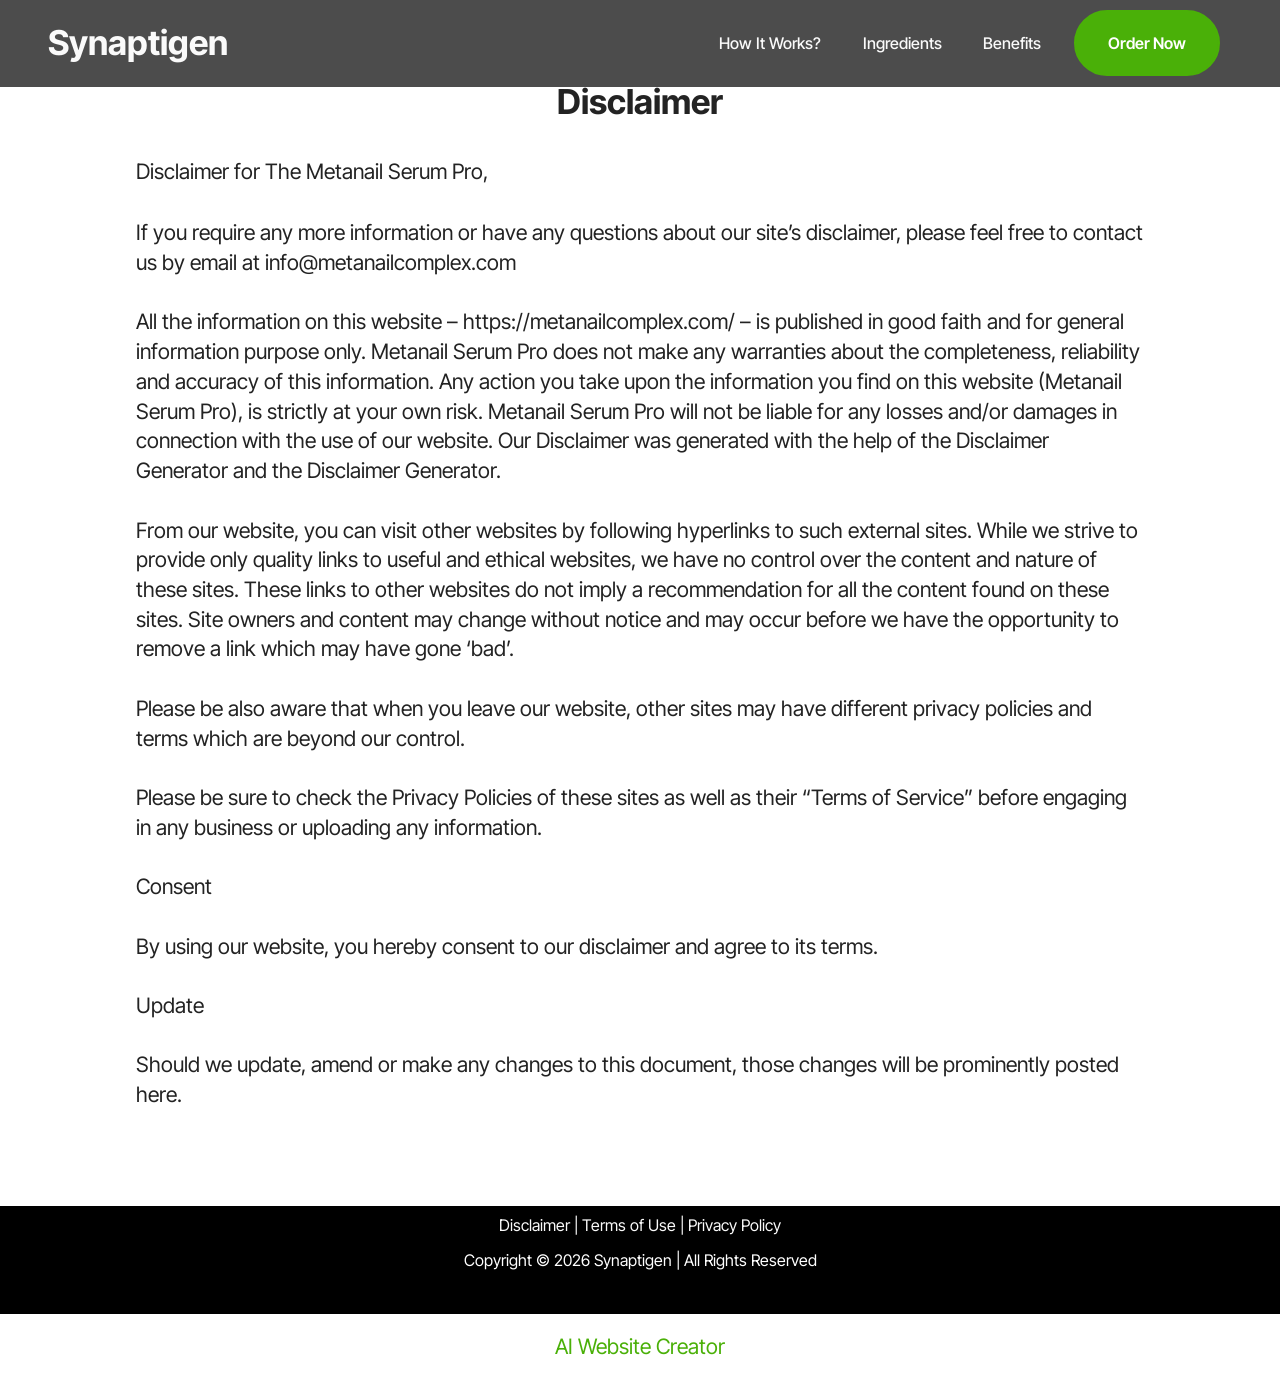
<file: disclaimer.html>
<!DOCTYPE html>
<html  lang="en">
<head>
  <!-- Site made with Mobirise Website Builder v6.1.12, https://mobirise.com -->
  <meta charset="UTF-8">
  <meta http-equiv="X-UA-Compatible" content="IE=edge">
  <meta name="generator" content="Mobirise v6.1.12, mobirise.com">
  <meta name="viewport" content="width=device-width, initial-scale=1, minimum-scale=1">
  <link rel="shortcut icon" href="assets/images/synaptigen-supplement-886x876-1.webp" type="image/x-icon">
  <meta name="description" content="Disclaimer">
  
  
  <title>Disclaimer</title>
  <link rel="stylesheet" href="assets/bootstrap/css/bootstrap.min.css">
  <link rel="stylesheet" href="assets/dropdown/css/style.css">
  <link rel="stylesheet" href="assets/socicon/css/styles.css">
  <link rel="stylesheet" href="assets/theme/css/style.css">
  <link rel="preload" href="https://fonts.googleapis.com/css?family=Inter+Tight:100,200,300,400,500,600,700,800,900,100i,200i,300i,400i,500i,600i,700i,800i,900i&display=swap" as="style" onload="this.onload=null;this.rel='stylesheet'">
  <noscript><link rel="stylesheet" href="https://fonts.googleapis.com/css?family=Inter+Tight:100,200,300,400,500,600,700,800,900,100i,200i,300i,400i,500i,600i,700i,800i,900i&display=swap"></noscript>
  <link rel="preload" as="style" href="assets/mobirise/css/mbr-additional.css?v=ldkwMW"><link rel="stylesheet" href="assets/mobirise/css/mbr-additional.css?v=ldkwMW" type="text/css">

  
  
  
</head>
<body>
  
  <section data-bs-version="5.1" class="menu menu2 cid-vvjRE5VQ8q" once="menu" id="menu2-21">
    
    <nav class="navbar navbar-dropdown navbar-expand-lg">
        <div class="container">
            <div class="navbar-brand">
                
                <span class="navbar-caption-wrap"><a class="navbar-caption text-white text-primary display-2" href="https://mwebzuno.com/11699/5627/7/?">Synaptigen<br></a></span>
            </div>
            <button class="navbar-toggler" type="button" data-toggle="collapse" data-bs-toggle="collapse" data-target="#navbarSupportedContent" data-bs-target="#navbarSupportedContent" aria-controls="navbarNavAltMarkup" aria-expanded="false" aria-label="Toggle navigation">
                <div class="hamburger">
                    <span></span>
                    <span></span>
                    <span></span>
                    <span></span>
                </div>
            </button>
            <div class="collapse navbar-collapse" id="navbarSupportedContent">
                <ul class="navbar-nav nav-dropdown" data-app-modern-menu="true"><li class="nav-item"><a class="nav-link link text-white display-4" href="index.html#header3-1m">How It Works?</a></li>
                    <li class="nav-item"><a class="nav-link link text-white display-4" href="index.html#features20-x">
                            Ingredients</a></li>
                    <li class="nav-item"><a class="nav-link link text-white display-4" href="index.html#header3-1n">Benefits</a>
                    </li></ul>
                
                <div class="navbar-buttons mbr-section-btn"><a class="btn btn-primary display-4" href="https://mwebzuno.com/11699/5627/7/?">Order Now</a></div>
            </div>
        </div>
    </nav>
</section>

<section data-bs-version="5.1" class="content5 cid-v9iTd79zZ8" id="content5-1t">
    
    <div class="container">
        <div class="row justify-content-center">
            <div class="col-md-12 col-lg-10">
                <h3 class="mbr-section-title mbr-fonts-style mb-4 display-2">
                    <strong>Disclaimer</strong>
                </h3>
                <h4 class="mbr-section-subtitle mbr-fonts-style mb-4 display-7">Disclaimer for The Metanail Serum Pro,</h4>
                <p class="mbr-text mbr-fonts-style display-7">If you require any more information or have any questions about our site’s disclaimer, please feel free to contact us by email at info@metanailcomplex.com<br>
<br>All the information on this website – https://metanailcomplex.com/ – is published in good faith and for general information purpose only. Metanail Serum Pro does not make any warranties about the completeness, reliability and accuracy of this information. Any action you take upon the information you find on this website (Metanail Serum Pro), is strictly at your own risk. Metanail Serum Pro will not be liable for any losses and/or damages in connection with the use of our website. Our Disclaimer was generated with the help of the Disclaimer Generator and the Disclaimer Generator.
<br>
<br>From our website, you can visit other websites by following hyperlinks to such external sites. While we strive to provide only quality links to useful and ethical websites, we have no control over the content and nature of these sites. These links to other websites do not imply a recommendation for all the content found on these sites. Site owners and content may change without notice and may occur before we have the opportunity to remove a link which may have gone ‘bad’.
<br>
<br>Please be also aware that when you leave our website, other sites may have different privacy policies and terms which are beyond our control.
<br>
<br>Please be sure to check the Privacy Policies of these sites as well as their “Terms of Service” before engaging in any business or uploading any information.
<br>
<br>Consent
<br>
<br>By using our website, you hereby consent to our disclaimer and agree to its terms.
<br>
<br>Update
<br>
<br>Should we update, amend or make any changes to this document, those changes will be prominently posted here.</p>
            </div>
        </div>
    </div>
</section>

<section data-bs-version="5.1" class="footer3 cid-uSDDWmb6KM" once="footers" id="footer3-1s">

    

    

    <div class="container">
        <div class="media-container-row align-center mbr-white">
            
            
            <div class="JCB row row-copirayt">
            <p><a href="https://getspartamax.com/disclaimer.php" class="text-white text-primary" target="_blank"></a><a href="https://thesynaptigen.com//help/disclaimer.php" class="text-white text-primary" target="_blank">Disclaimer </a>|<a href="https://gluco6.com/terms/?hopId=592b2969-1386-4f22-a106-40213ed64f68" class="text-white text-primary" target="_blank"></a><a href="https://thesynaptigen.com//help/terms.php" class="text-white text-primary" target="_blank"> Terms of Use&nbsp;</a>| <a href="https://thesynaptigen.com//help/privacy.php" class="text-white text-primary" target="_blank">Privacy&nbsp;Policy</a></p>
            
            <p class="mbr-text mb-0 mbr-fonts-style mbr-white align-center display-4">Copyright © 2026 Synaptigen | All Rights Reserved</p>
                
                
            </div>
        </div>
    </div>
</section><section class="display-7" style="padding: 0;align-items: center;justify-content: center;flex-wrap: wrap;    align-content: center;display: flex;position: relative;height: 4rem;"><a href="https://mobiri.se/4429519" style="flex: 1 1;height: 4rem;position: absolute;width: 100%;z-index: 1;"><img alt="" style="height: 4rem;" src="[data-uri]"></a><p style="margin: 0;text-align: center;" class="display-7">&#8204;</p><a style="z-index:1" href="https://mobirise.com/builder/ai-website-creator.html">AI Website Creator</a></section><script src="assets/bootstrap/js/bootstrap.bundle.min.js"></script>  <script src="assets/smoothscroll/smooth-scroll.js"></script>  <script src="assets/ytplayer/index.js"></script>  <script src="assets/dropdown/js/navbar-dropdown.js"></script>  <script src="assets/theme/js/script.js"></script>  
  
  
</body>
</html>
</file>
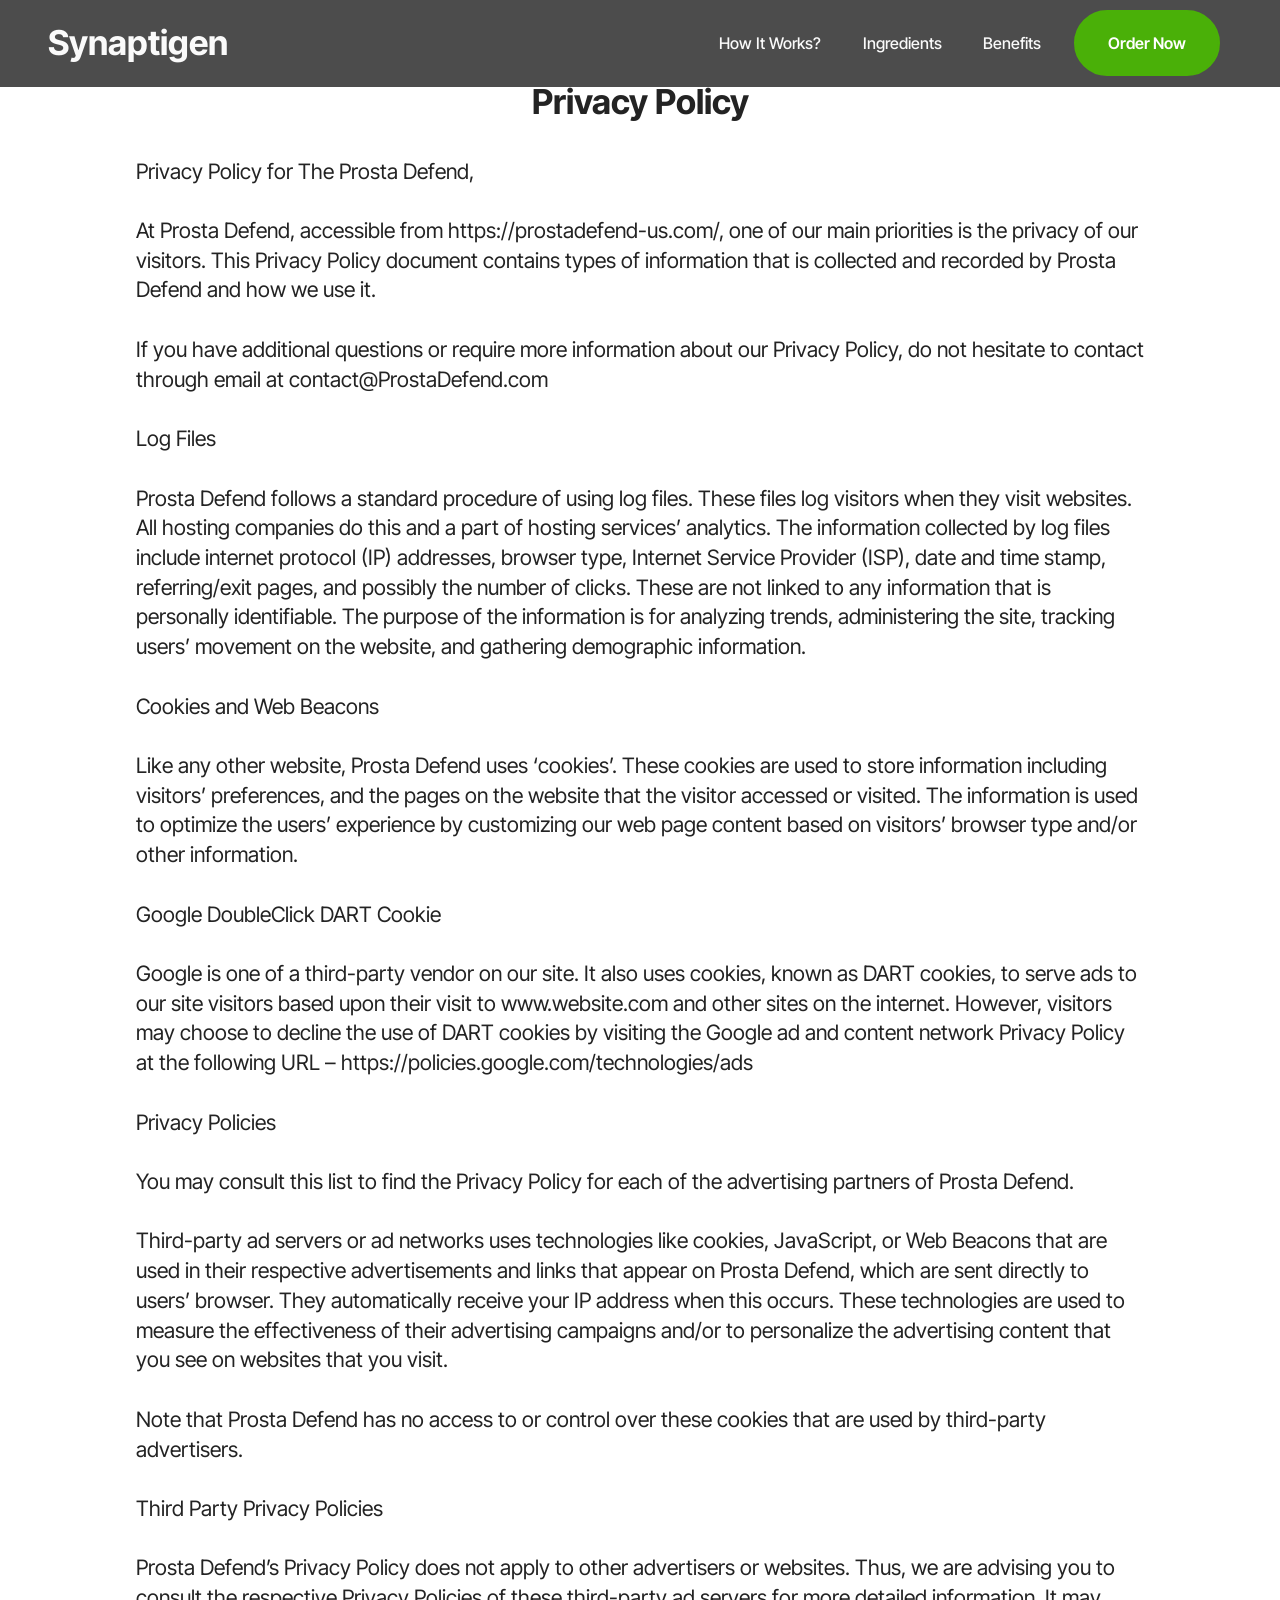
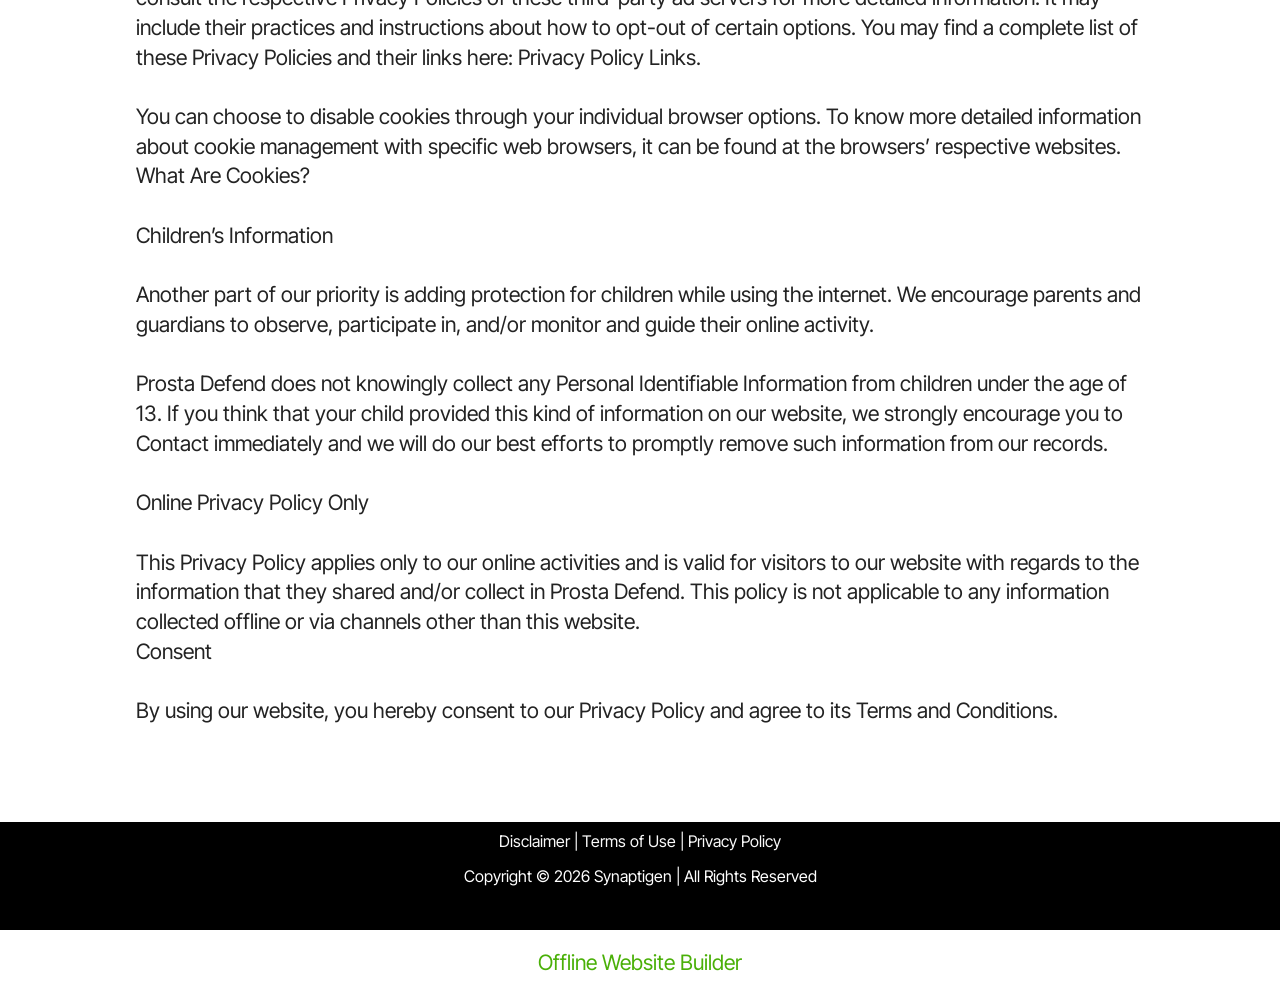
<file: privacy-policy.html>
<!DOCTYPE html>
<html  lang="en">
<head>
  <!-- Site made with Mobirise Website Builder v6.1.12, https://mobirise.com -->
  <meta charset="UTF-8">
  <meta http-equiv="X-UA-Compatible" content="IE=edge">
  <meta name="generator" content="Mobirise v6.1.12, mobirise.com">
  <meta name="viewport" content="width=device-width, initial-scale=1, minimum-scale=1">
  <link rel="shortcut icon" href="assets/images/synaptigen-supplement-886x876-1.webp" type="image/x-icon">
  <meta name="description" content="Privacy Policy">
  
  
  <title>Privacy Policy</title>
  <link rel="stylesheet" href="assets/bootstrap/css/bootstrap.min.css">
  <link rel="stylesheet" href="assets/dropdown/css/style.css">
  <link rel="stylesheet" href="assets/socicon/css/styles.css">
  <link rel="stylesheet" href="assets/theme/css/style.css">
  <link rel="preload" href="https://fonts.googleapis.com/css?family=Inter+Tight:100,200,300,400,500,600,700,800,900,100i,200i,300i,400i,500i,600i,700i,800i,900i&display=swap" as="style" onload="this.onload=null;this.rel='stylesheet'">
  <noscript><link rel="stylesheet" href="https://fonts.googleapis.com/css?family=Inter+Tight:100,200,300,400,500,600,700,800,900,100i,200i,300i,400i,500i,600i,700i,800i,900i&display=swap"></noscript>
  <link rel="preload" as="style" href="assets/mobirise/css/mbr-additional.css?v=akYypt"><link rel="stylesheet" href="assets/mobirise/css/mbr-additional.css?v=akYypt" type="text/css">

  
  
  
</head>
<body>
  
  <section data-bs-version="5.1" class="menu menu2 cid-vvjRE5VQ8q" once="menu" id="menu2-21">
    
    <nav class="navbar navbar-dropdown navbar-expand-lg">
        <div class="container">
            <div class="navbar-brand">
                
                <span class="navbar-caption-wrap"><a class="navbar-caption text-white text-primary display-2" href="https://mwebzuno.com/11699/5627/7/?">Synaptigen<br></a></span>
            </div>
            <button class="navbar-toggler" type="button" data-toggle="collapse" data-bs-toggle="collapse" data-target="#navbarSupportedContent" data-bs-target="#navbarSupportedContent" aria-controls="navbarNavAltMarkup" aria-expanded="false" aria-label="Toggle navigation">
                <div class="hamburger">
                    <span></span>
                    <span></span>
                    <span></span>
                    <span></span>
                </div>
            </button>
            <div class="collapse navbar-collapse" id="navbarSupportedContent">
                <ul class="navbar-nav nav-dropdown" data-app-modern-menu="true"><li class="nav-item"><a class="nav-link link text-white display-4" href="index.html#header3-1m">How It Works?</a></li>
                    <li class="nav-item"><a class="nav-link link text-white display-4" href="index.html#features20-x">
                            Ingredients</a></li>
                    <li class="nav-item"><a class="nav-link link text-white display-4" href="index.html#header3-1n">Benefits</a>
                    </li></ul>
                
                <div class="navbar-buttons mbr-section-btn"><a class="btn btn-primary display-4" href="https://mwebzuno.com/11699/5627/7/?">Order Now</a></div>
            </div>
        </div>
    </nav>
</section>

<section data-bs-version="5.1" class="content5 cid-v9iSN8Kppa" id="content5-1r">
    
    <div class="container">
        <div class="row justify-content-center">
            <div class="col-md-12 col-lg-10">
                <h3 class="mbr-section-title mbr-fonts-style mb-4 display-2"><strong>Privacy Policy</strong></h3>
                
                <p class="mbr-text mbr-fonts-style display-7">Privacy Policy for The Prosta Defend,
<br>
<br>At Prosta Defend, accessible from https://prostadefend-us.com/, one of our main priorities is the privacy of our visitors. This Privacy Policy document contains types of information that is collected and recorded by Prosta Defend and how we use it.
<br>
<br>If you have additional questions or require more information about our Privacy Policy, do not hesitate to contact through email at contact@ProstaDefend.com
<br>
<br>Log Files
<br>
<br>Prosta Defend follows a standard procedure of using log files. These files log visitors when they visit websites. All hosting companies do this and a part of hosting services’ analytics. The information collected by log files include internet protocol (IP) addresses, browser type, Internet Service Provider (ISP), date and time stamp, referring/exit pages, and possibly the number of clicks. These are not linked to any information that is personally identifiable. The purpose of the information is for analyzing trends, administering the site, tracking users’ movement on the website, and gathering demographic information.
<br>
<br>Cookies and Web Beacons
<br>
<br>Like any other website, Prosta Defend uses ‘cookies’. These cookies are used to store information including visitors’ preferences, and the pages on the website that the visitor accessed or visited. The information is used to optimize the users’ experience by customizing our web page content based on visitors’ browser type and/or other information.
<br>
<br>Google DoubleClick DART Cookie
<br>
<br>Google is one of a third-party vendor on our site. It also uses cookies, known as DART cookies, to serve ads to our site visitors based upon their visit to www.website.com and other sites on the internet. However, visitors may choose to decline the use of DART cookies by visiting the Google ad and content network Privacy Policy at the following URL – https://policies.google.com/technologies/ads
<br>
<br>Privacy Policies
<br>
<br>You may consult this list to find the Privacy Policy for each of the advertising partners of Prosta Defend.
<br>
<br>Third-party ad servers or ad networks uses technologies like cookies, JavaScript, or Web Beacons that are used in their respective advertisements and links that appear on Prosta Defend, which are sent directly to users’ browser. They automatically receive your IP address when this occurs. These technologies are used to measure the effectiveness of their advertising campaigns and/or to personalize the advertising content that you see on websites that you visit.
<br>
<br>Note that Prosta Defend has no access to or control over these cookies that are used by third-party advertisers.
<br>
<br>Third Party Privacy Policies
<br>
<br>Prosta Defend’s Privacy Policy does not apply to other advertisers or websites. Thus, we are advising you to consult the respective Privacy Policies of these third-party ad servers for more detailed information. It may include their practices and instructions about how to opt-out of certain options. You may find a complete list of these Privacy Policies and their links here: Privacy Policy Links.
<br>
<br>You can choose to disable cookies through your individual browser options. To know more detailed information about cookie management with specific web browsers, it can be found at the browsers’ respective websites. What Are Cookies?
<br>
<br>Children’s Information
<br>
<br>Another part of our priority is adding protection for children while using the internet. We encourage parents and guardians to observe, participate in, and/or monitor and guide their online activity.
<br>
<br>Prosta Defend does not knowingly collect any Personal Identifiable Information from children under the age of 13. If you think that your child provided this kind of information on our website, we strongly encourage you to Contact immediately and we will do our best efforts to promptly remove such information from our records.
<br>
<br>Online Privacy Policy Only
<br>
<br>This Privacy Policy applies only to our online activities and is valid for visitors to our website with regards to the information that they shared and/or collect in Prosta Defend. This policy is not applicable to any information collected offline or via channels other than this website.
<br>Consent
<br>
<br>By using our website, you hereby consent to our Privacy Policy and agree to its Terms and Conditions.</p>
            </div>
        </div>
    </div>
</section>

<section data-bs-version="5.1" class="footer3 cid-uSDDWmb6KM" once="footers" id="footer3-1q">

    

    

    <div class="container">
        <div class="media-container-row align-center mbr-white">
            
            
            <div class="JCB row row-copirayt">
            <p><a href="https://getspartamax.com/disclaimer.php" class="text-white text-primary" target="_blank"></a><a href="https://thesynaptigen.com//help/disclaimer.php" class="text-white text-primary" target="_blank">Disclaimer </a>|<a href="https://gluco6.com/terms/?hopId=592b2969-1386-4f22-a106-40213ed64f68" class="text-white text-primary" target="_blank"></a><a href="https://thesynaptigen.com//help/terms.php" class="text-white text-primary" target="_blank"> Terms of Use&nbsp;</a>| <a href="https://thesynaptigen.com//help/privacy.php" class="text-white text-primary" target="_blank">Privacy&nbsp;Policy</a></p>
            
            <p class="mbr-text mb-0 mbr-fonts-style mbr-white align-center display-4">Copyright © 2026 Synaptigen | All Rights Reserved</p>
                
                
            </div>
        </div>
    </div>
</section><section class="display-7" style="padding: 0;align-items: center;justify-content: center;flex-wrap: wrap;    align-content: center;display: flex;position: relative;height: 4rem;"><a href="https://mobiri.se/4429519" style="flex: 1 1;height: 4rem;position: absolute;width: 100%;z-index: 1;"><img alt="" style="height: 4rem;" src="[data-uri]"></a><p style="margin: 0;text-align: center;" class="display-7">&#8204;</p><a style="z-index:1" href="https://mobirise.com/offline-website-builder.html">Offline Website Builder</a></section><script src="assets/bootstrap/js/bootstrap.bundle.min.js"></script>  <script src="assets/smoothscroll/smooth-scroll.js"></script>  <script src="assets/ytplayer/index.js"></script>  <script src="assets/dropdown/js/navbar-dropdown.js"></script>  <script src="assets/theme/js/script.js"></script>  
  
  
</body>
</html>
</file>
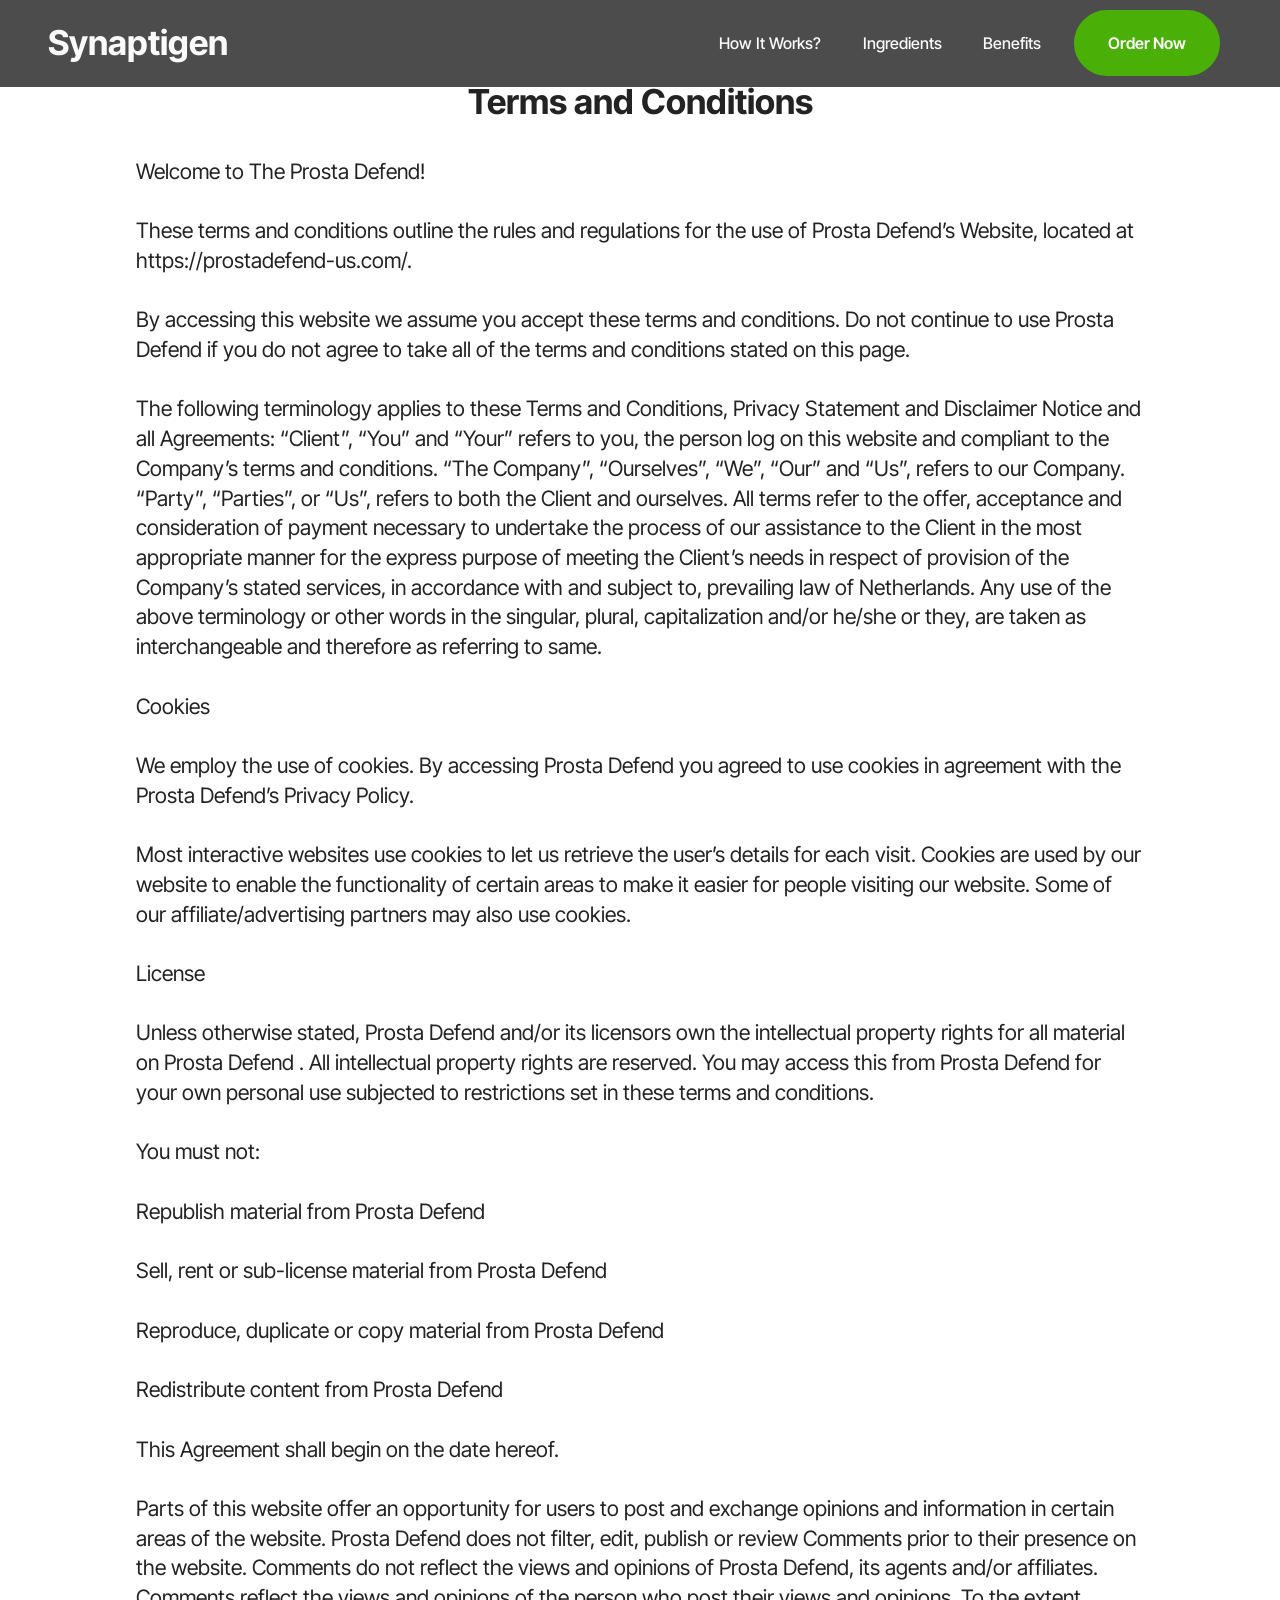
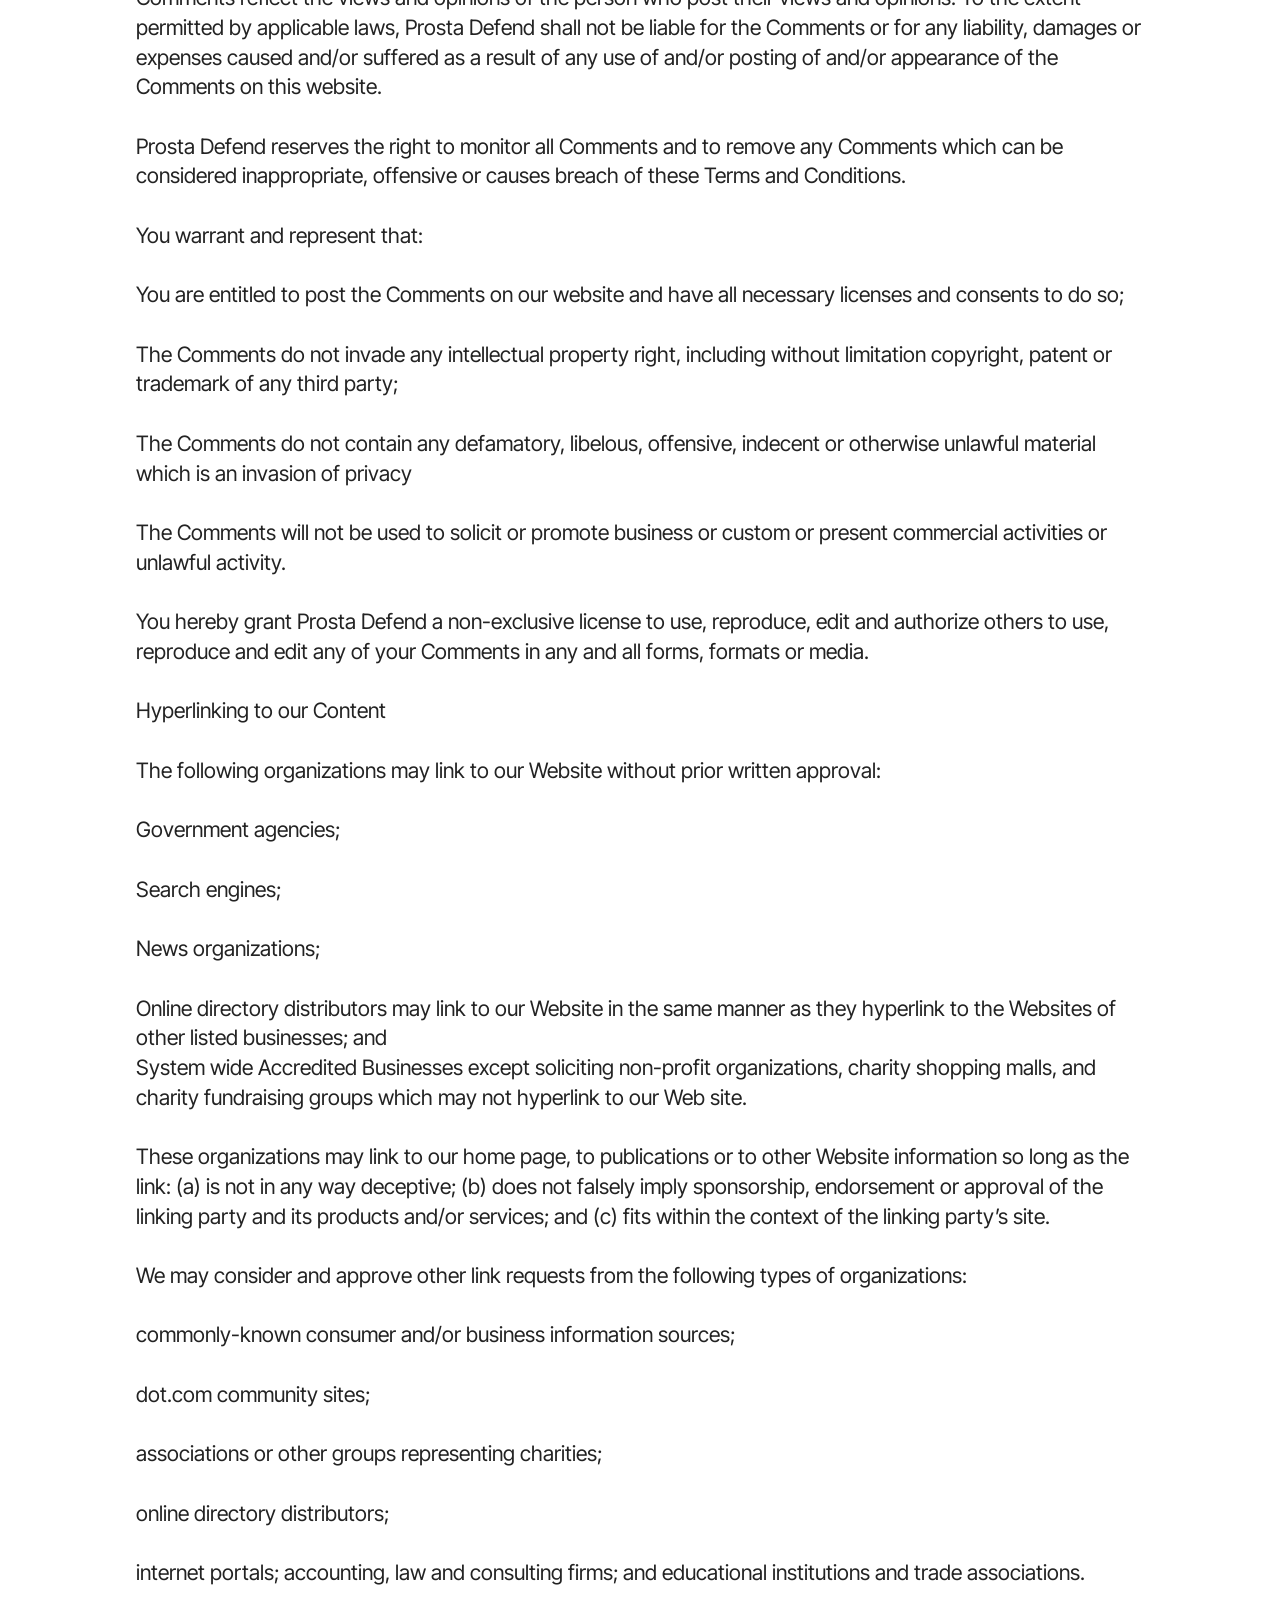
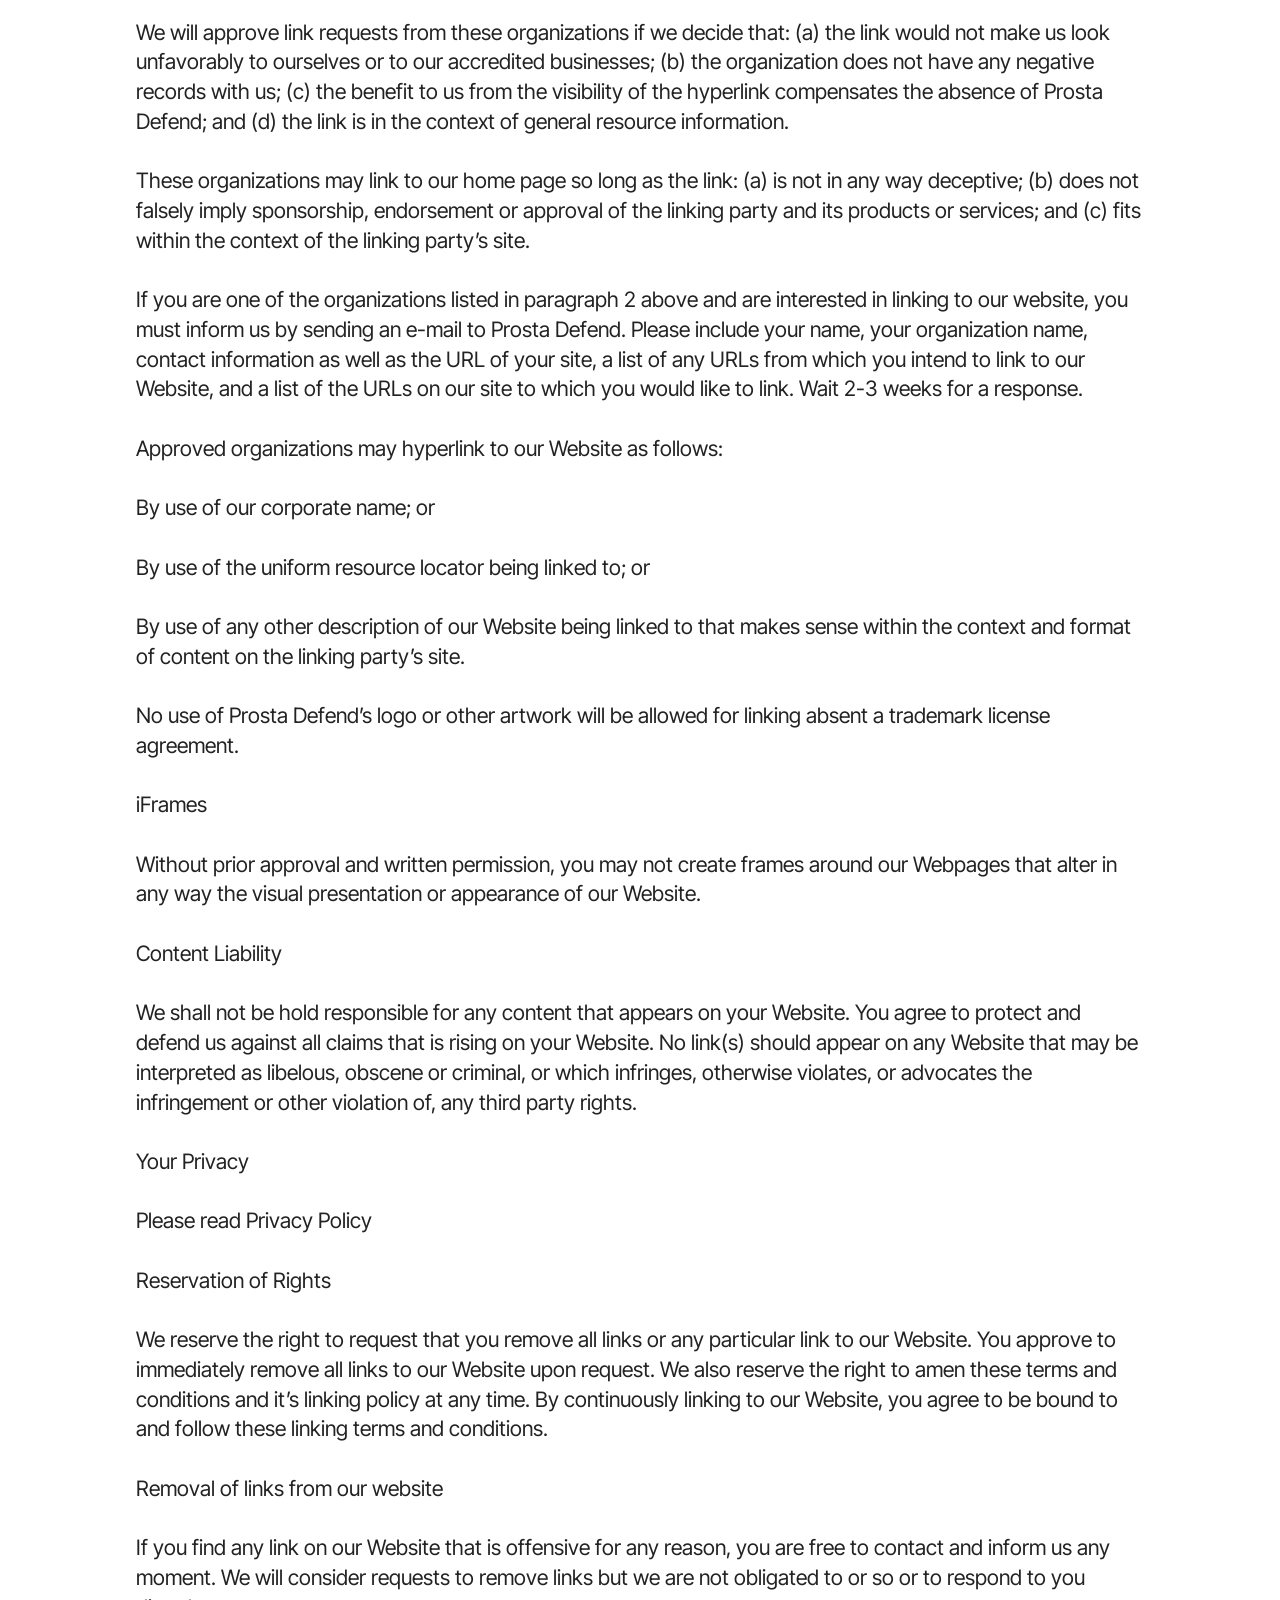
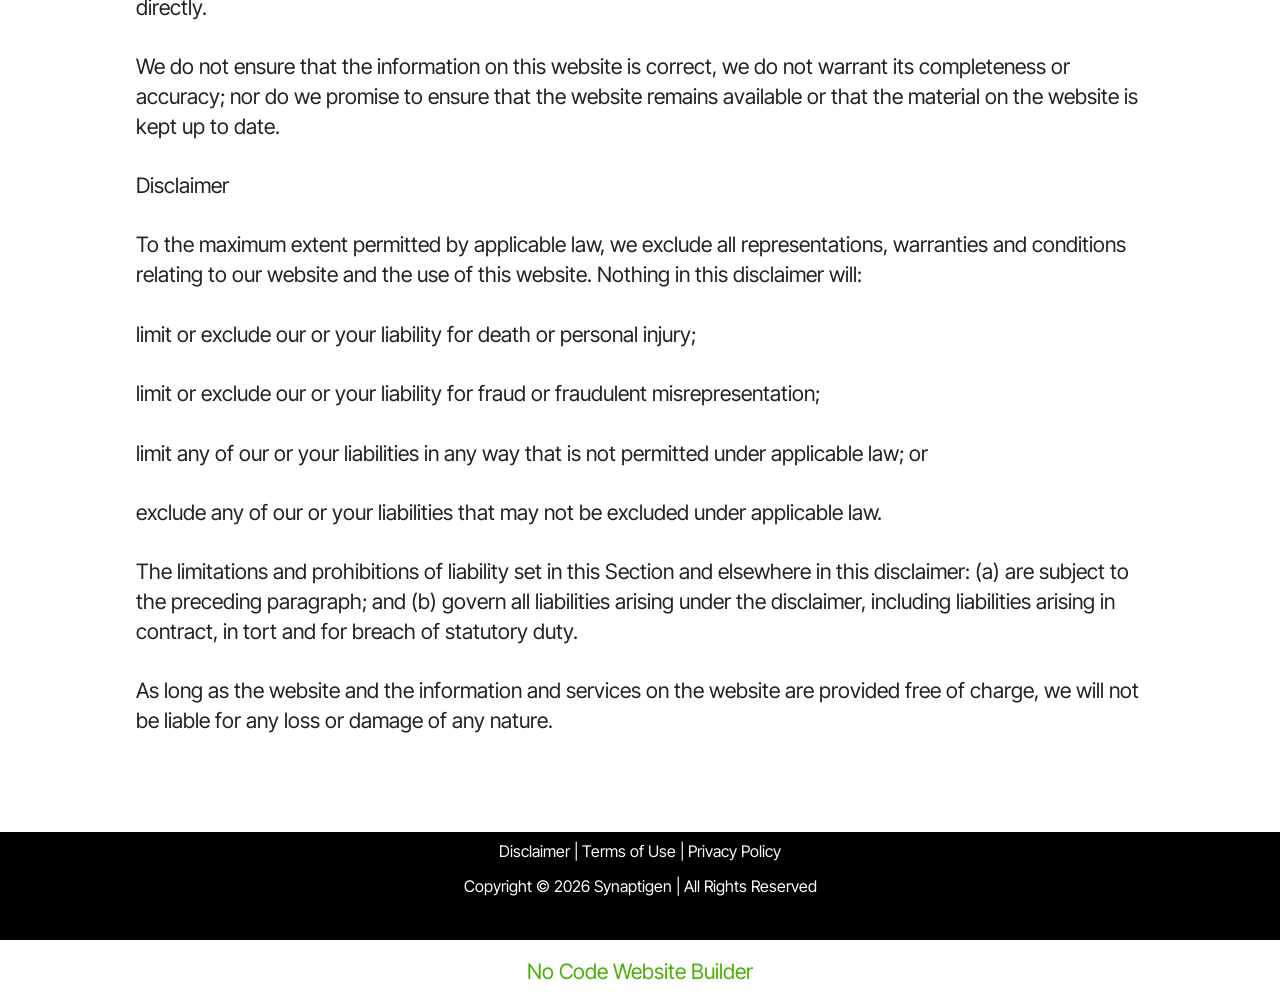
<file: terms.html>
<!DOCTYPE html>
<html  lang="en">
<head>
  <!-- Site made with Mobirise Website Builder v6.1.12, https://mobirise.com -->
  <meta charset="UTF-8">
  <meta http-equiv="X-UA-Compatible" content="IE=edge">
  <meta name="generator" content="Mobirise v6.1.12, mobirise.com">
  <meta name="viewport" content="width=device-width, initial-scale=1, minimum-scale=1">
  <link rel="shortcut icon" href="assets/images/synaptigen-supplement-886x876-1.webp" type="image/x-icon">
  <meta name="description" content="Terms and Conditions">
  
  
  <title>Terms and Conditions</title>
  <link rel="stylesheet" href="assets/bootstrap/css/bootstrap.min.css">
  <link rel="stylesheet" href="assets/dropdown/css/style.css">
  <link rel="stylesheet" href="assets/socicon/css/styles.css">
  <link rel="stylesheet" href="assets/theme/css/style.css">
  <link rel="preload" href="https://fonts.googleapis.com/css?family=Inter+Tight:100,200,300,400,500,600,700,800,900,100i,200i,300i,400i,500i,600i,700i,800i,900i&display=swap" as="style" onload="this.onload=null;this.rel='stylesheet'">
  <noscript><link rel="stylesheet" href="https://fonts.googleapis.com/css?family=Inter+Tight:100,200,300,400,500,600,700,800,900,100i,200i,300i,400i,500i,600i,700i,800i,900i&display=swap"></noscript>
  <link rel="preload" as="style" href="assets/mobirise/css/mbr-additional.css?v=3xETIK"><link rel="stylesheet" href="assets/mobirise/css/mbr-additional.css?v=3xETIK" type="text/css">

  
  
  
</head>
<body>
  
  <section data-bs-version="5.1" class="menu menu2 cid-vvjRE5VQ8q" once="menu" id="menu2-21">
    
    <nav class="navbar navbar-dropdown navbar-expand-lg">
        <div class="container">
            <div class="navbar-brand">
                
                <span class="navbar-caption-wrap"><a class="navbar-caption text-white text-primary display-2" href="https://mwebzuno.com/11699/5627/7/?">Synaptigen<br></a></span>
            </div>
            <button class="navbar-toggler" type="button" data-toggle="collapse" data-bs-toggle="collapse" data-target="#navbarSupportedContent" data-bs-target="#navbarSupportedContent" aria-controls="navbarNavAltMarkup" aria-expanded="false" aria-label="Toggle navigation">
                <div class="hamburger">
                    <span></span>
                    <span></span>
                    <span></span>
                    <span></span>
                </div>
            </button>
            <div class="collapse navbar-collapse" id="navbarSupportedContent">
                <ul class="navbar-nav nav-dropdown" data-app-modern-menu="true"><li class="nav-item"><a class="nav-link link text-white display-4" href="index.html#header3-1m">How It Works?</a></li>
                    <li class="nav-item"><a class="nav-link link text-white display-4" href="index.html#features20-x">
                            Ingredients</a></li>
                    <li class="nav-item"><a class="nav-link link text-white display-4" href="index.html#header3-1n">Benefits</a>
                    </li></ul>
                
                <div class="navbar-buttons mbr-section-btn"><a class="btn btn-primary display-4" href="https://mwebzuno.com/11699/5627/7/?">Order Now</a></div>
            </div>
        </div>
    </nav>
</section>

<section data-bs-version="5.1" class="content5 cid-v9iRNTFE0Z" id="content5-1p">
    
    <div class="container">
        <div class="row justify-content-center">
            <div class="col-md-12 col-lg-10">
                <h3 class="mbr-section-title mbr-fonts-style mb-4 display-2"><strong>Terms and Conditions</strong></h3>
                
                <p class="mbr-text mbr-fonts-style display-7">Welcome to The Prosta Defend!
<br>
<br>These terms and conditions outline the rules and regulations for the use of Prosta Defend’s Website, located at https://prostadefend-us.com/.
<br>
<br>By accessing this website we assume you accept these terms and conditions. Do not continue to use Prosta Defend if you do not agree to take all of the terms and conditions stated on this page.
<br>
<br>The following terminology applies to these Terms and Conditions, Privacy Statement and Disclaimer Notice and all Agreements: “Client”, “You” and “Your” refers to you, the person log on this website and compliant to the Company’s terms and conditions. “The Company”, “Ourselves”, “We”, “Our” and “Us”, refers to our Company. “Party”, “Parties”, or “Us”, refers to both the Client and ourselves. All terms refer to the offer, acceptance and consideration of payment necessary to undertake the process of our assistance to the Client in the most appropriate manner for the express purpose of meeting the Client’s needs in respect of provision of the Company’s stated services, in accordance with and subject to, prevailing law of Netherlands. Any use of the above terminology or other words in the singular, plural, capitalization and/or he/she or they, are taken as interchangeable and therefore as referring to same.
<br>
<br>Cookies
<br>
<br>We employ the use of cookies. By accessing Prosta Defend you agreed to use cookies in agreement with the Prosta Defend’s Privacy Policy.
<br>
<br>Most interactive websites use cookies to let us retrieve the user’s details for each visit. Cookies are used by our website to enable the functionality of certain areas to make it easier for people visiting our website. Some of our affiliate/advertising partners may also use cookies.
<br>
<br>License
<br>
<br>Unless otherwise stated, Prosta Defend and/or its licensors own the intellectual property rights for all material on Prosta Defend . All intellectual property rights are reserved. You may access this from Prosta Defend for your own personal use subjected to restrictions set in these terms and conditions.
<br>
<br>You must not:
<br>
<br>Republish material from Prosta Defend
<br>
<br>Sell, rent or sub-license material from Prosta Defend
<br>
<br>Reproduce, duplicate or copy material from Prosta Defend
<br>
<br>Redistribute content from Prosta Defend
<br>
<br>This Agreement shall begin on the date hereof.
<br>
<br>Parts of this website offer an opportunity for users to post and exchange opinions and information in certain areas of the website. Prosta Defend does not filter, edit, publish or review Comments prior to their presence on the website. Comments do not reflect the views and opinions of Prosta Defend, its agents and/or affiliates. Comments reflect the views and opinions of the person who post their views and opinions. To the extent permitted by applicable laws, Prosta Defend shall not be liable for the Comments or for any liability, damages or expenses caused and/or suffered as a result of any use of and/or posting of and/or appearance of the Comments on this website.
<br>
<br>Prosta Defend reserves the right to monitor all Comments and to remove any Comments which can be considered inappropriate, offensive or causes breach of these Terms and Conditions.
<br>
<br>You warrant and represent that:
<br>
<br>You are entitled to post the Comments on our website and have all necessary licenses and consents to do so;
<br>
<br>The Comments do not invade any intellectual property right, including without limitation copyright, patent or trademark of any third party;
<br>
<br>The Comments do not contain any defamatory, libelous, offensive, indecent or otherwise unlawful material which is an invasion of privacy
<br>
<br>The Comments will not be used to solicit or promote business or custom or present commercial activities or unlawful activity.
<br>
<br>You hereby grant Prosta Defend a non-exclusive license to use, reproduce, edit and authorize others to use, reproduce and edit any of your Comments in any and all forms, formats or media.
<br>
<br>Hyperlinking to our Content
<br>
<br>The following organizations may link to our Website without prior written approval:
<br>
<br>Government agencies;
<br>
<br>Search engines;
<br>
<br>News organizations;
<br>
<br>Online directory distributors may link to our Website in the same manner as they hyperlink to the Websites of other listed businesses; and
<br>System wide Accredited Businesses except soliciting non-profit organizations, charity shopping malls, and charity fundraising groups which may not hyperlink to our Web site.
<br>
<br>These organizations may link to our home page, to publications or to other Website information so long as the link: (a) is not in any way deceptive; (b) does not falsely imply sponsorship, endorsement or approval of the linking party and its products and/or services; and (c) fits within the context of the linking party’s site.
<br>
<br>We may consider and approve other link requests from the following types of organizations:
<br>
<br>commonly-known consumer and/or business information sources;
<br>
<br>dot.com community sites;
<br>
<br>associations or other groups representing charities;
<br>
<br>online directory distributors;
<br>
<br>internet portals; accounting, law and consulting firms; and educational institutions and trade associations.
<br>
<br>We will approve link requests from these organizations if we decide that: (a) the link would not make us look unfavorably to ourselves or to our accredited businesses; (b) the organization does not have any negative records with us; (c) the benefit to us from the visibility of the hyperlink compensates the absence of Prosta Defend; and (d) the link is in the context of general resource information.
<br>
<br>These organizations may link to our home page so long as the link: (a) is not in any way deceptive; (b) does not falsely imply sponsorship, endorsement or approval of the linking party and its products or services; and (c) fits within the context of the linking party’s site.
<br>
<br>If you are one of the organizations listed in paragraph 2 above and are interested in linking to our website, you must inform us by sending an e-mail to Prosta Defend. Please include your name, your organization name, contact information as well as the URL of your site, a list of any URLs from which you intend to link to our Website, and a list of the URLs on our site to which you would like to link. Wait 2-3 weeks for a response.
<br>
<br>Approved organizations may hyperlink to our Website as follows:
<br>
<br>By use of our corporate name; or
<br>
<br>By use of the uniform resource locator being linked to; or
<br>
<br>By use of any other description of our Website being linked to that makes sense within the context and format of content on the linking party’s site.
<br>
<br>No use of Prosta Defend’s logo or other artwork will be allowed for linking absent a trademark license agreement.
<br>
<br>iFrames
<br>
<br>Without prior approval and written permission, you may not create frames around our Webpages that alter in any way the visual presentation or appearance of our Website.
<br>
<br>Content Liability
<br>
<br>We shall not be hold responsible for any content that appears on your Website. You agree to protect and defend us against all claims that is rising on your Website. No link(s) should appear on any Website that may be interpreted as libelous, obscene or criminal, or which infringes, otherwise violates, or advocates the infringement or other violation of, any third party rights.
<br>
<br>Your Privacy
<br>
<br>Please read Privacy Policy
<br>
<br>Reservation of Rights
<br>
<br>We reserve the right to request that you remove all links or any particular link to our Website. You approve to immediately remove all links to our Website upon request. We also reserve the right to amen these terms and conditions and it’s linking policy at any time. By continuously linking to our Website, you agree to be bound to and follow these linking terms and conditions.
<br>
<br>Removal of links from our website
<br>
<br>If you find any link on our Website that is offensive for any reason, you are free to contact and inform us any moment. We will consider requests to remove links but we are not obligated to or so or to respond to you directly.
<br>
<br>We do not ensure that the information on this website is correct, we do not warrant its completeness or accuracy; nor do we promise to ensure that the website remains available or that the material on the website is kept up to date.
<br>
<br>Disclaimer
<br>
<br>To the maximum extent permitted by applicable law, we exclude all representations, warranties and conditions relating to our website and the use of this website. Nothing in this disclaimer will:
<br>
<br>limit or exclude our or your liability for death or personal injury;
<br>
<br>limit or exclude our or your liability for fraud or fraudulent misrepresentation;
<br>
<br>limit any of our or your liabilities in any way that is not permitted under applicable law; or
<br>
<br>exclude any of our or your liabilities that may not be excluded under applicable law.
<br>
<br>The limitations and prohibitions of liability set in this Section and elsewhere in this disclaimer: (a) are subject to the preceding paragraph; and (b) govern all liabilities arising under the disclaimer, including liabilities arising in contract, in tort and for breach of statutory duty.
<br>
<br>As long as the website and the information and services on the website are provided free of charge, we will not be liable for any loss or damage of any nature.</p>
            </div>
        </div>
    </div>
</section>

<section data-bs-version="5.1" class="footer3 cid-uSDDWmb6KM" once="footers" id="footer3-1o">

    

    

    <div class="container">
        <div class="media-container-row align-center mbr-white">
            
            
            <div class="JCB row row-copirayt">
            <p><a href="https://getspartamax.com/disclaimer.php" class="text-white text-primary" target="_blank"></a><a href="https://thesynaptigen.com//help/disclaimer.php" class="text-white text-primary" target="_blank">Disclaimer </a>|<a href="https://gluco6.com/terms/?hopId=592b2969-1386-4f22-a106-40213ed64f68" class="text-white text-primary" target="_blank"></a><a href="https://thesynaptigen.com//help/terms.php" class="text-white text-primary" target="_blank"> Terms of Use&nbsp;</a>| <a href="https://thesynaptigen.com//help/privacy.php" class="text-white text-primary" target="_blank">Privacy&nbsp;Policy</a></p>
            
            <p class="mbr-text mb-0 mbr-fonts-style mbr-white align-center display-4">Copyright © 2026 Synaptigen | All Rights Reserved</p>
                
                
            </div>
        </div>
    </div>
</section><section class="display-7" style="padding: 0;align-items: center;justify-content: center;flex-wrap: wrap;    align-content: center;display: flex;position: relative;height: 4rem;"><a href="https://mobiri.se/4429519" style="flex: 1 1;height: 4rem;position: absolute;width: 100%;z-index: 1;"><img alt="" style="height: 4rem;" src="[data-uri]"></a><p style="margin: 0;text-align: center;" class="display-7">&#8204;</p><a style="z-index:1" href="https://mobirise.com/builder/no-code-website-builder.html">No Code Website Builder</a></section><script src="assets/bootstrap/js/bootstrap.bundle.min.js"></script>  <script src="assets/smoothscroll/smooth-scroll.js"></script>  <script src="assets/ytplayer/index.js"></script>  <script src="assets/dropdown/js/navbar-dropdown.js"></script>  <script src="assets/theme/js/script.js"></script>  
  
  
</body>
</html>
</file>
<file: assets/web/assets/mobirise-icons2/mobirise2.css>
@font-face {
  font-family: 'Moririse2';
  font-display: swap;
  src:  url('mobirise2.eot?f2bix4');
  src:  url('mobirise2.eot?f2bix4#iefix') format('embedded-opentype'),
    url('mobirise2.woff2?f2bix4') format('woff2'),
    url('mobirise2.woff?f2bix4') format('woff'),
    url('mobirise2.ttf?f2bix4') format('truetype'),
    url('mobirise2.svg?f2bix4#mobirise2') format('svg');
  font-weight: normal;
  font-style: normal;
}

[class^="mobi-"], [class*=" mobi-"] {
  /* use !important to prevent issues with browser extensions that change fonts */
  font-family: 'Moririse2' !important;
  speak: none;
  font-style: normal;
  font-weight: normal;
  font-variant: normal;
  text-transform: none;
  line-height: 1;

  /* Better Font Rendering =========== */
  -webkit-font-smoothing: antialiased;
  -moz-osx-font-smoothing: grayscale;
}

.mobi-mbri-add-submenu:before {
  content: "\e900";
}
.mobi-mbri-alert:before {
  content: "\e901";
}
.mobi-mbri-align-center:before {
  content: "\e902";
}
.mobi-mbri-align-justify:before {
  content: "\e903";
}
.mobi-mbri-align-left:before {
  content: "\e904";
}
.mobi-mbri-align-right:before {
  content: "\e905";
}
.mobi-mbri-android:before {
  content: "\e906";
}
.mobi-mbri-apple:before {
  content: "\e907";
}
.mobi-mbri-arrow-down:before {
  content: "\e908";
}
.mobi-mbri-arrow-next:before {
  content: "\e909";
}
.mobi-mbri-arrow-prev:before {
  content: "\e90a";
}
.mobi-mbri-arrow-up:before {
  content: "\e90b";
}
.mobi-mbri-bold:before {
  content: "\e90c";
}
.mobi-mbri-bookmark:before {
  content: "\e90d";
}
.mobi-mbri-bootstrap:before {
  content: "\e90e";
}
.mobi-mbri-briefcase:before {
  content: "\e90f";
}
.mobi-mbri-browse:before {
  content: "\e910";
}
.mobi-mbri-bulleted-list:before {
  content: "\e911";
}
.mobi-mbri-calendar:before {
  content: "\e912";
}
.mobi-mbri-camera:before {
  content: "\e913";
}
.mobi-mbri-cart-add:before {
  content: "\e914";
}
.mobi-mbri-cart-full:before {
  content: "\e915";
}
.mobi-mbri-cash:before {
  content: "\e916";
}
.mobi-mbri-change-style:before {
  content: "\e917";
}
.mobi-mbri-chat:before {
  content: "\e918";
}
.mobi-mbri-clock:before {
  content: "\e919";
}
.mobi-mbri-close:before {
  content: "\e91a";
}
.mobi-mbri-cloud:before {
  content: "\e91b";
}
.mobi-mbri-code:before {
  content: "\e91c";
}
.mobi-mbri-contact-form:before {
  content: "\e91d";
}
.mobi-mbri-credit-card:before {
  content: "\e91e";
}
.mobi-mbri-cursor-click:before {
  content: "\e91f";
}
.mobi-mbri-cust-feedback:before {
  content: "\e920";
}
.mobi-mbri-database:before {
  content: "\e921";
}
.mobi-mbri-delivery:before {
  content: "\e922";
}
.mobi-mbri-desktop:before {
  content: "\e923";
}
.mobi-mbri-devices:before {
  content: "\e924";
}
.mobi-mbri-down:before {
  content: "\e925";
}
.mobi-mbri-download-2:before {
  content: "\e926";
}
.mobi-mbri-download:before {
  content: "\e927";
}
.mobi-mbri-drag-n-drop-2:before {
  content: "\e928";
}
.mobi-mbri-drag-n-drop:before {
  content: "\e929";
}
.mobi-mbri-edit-2:before {
  content: "\e92a";
}
.mobi-mbri-edit:before {
  content: "\e92b";
}
.mobi-mbri-error:before {
  content: "\e92c";
}
.mobi-mbri-extension:before {
  content: "\e92d";
}
.mobi-mbri-features:before {
  content: "\e92e";
}
.mobi-mbri-file:before {
  content: "\e92f";
}
.mobi-mbri-flag:before {
  content: "\e930";
}
.mobi-mbri-folder:before {
  content: "\e931";
}
.mobi-mbri-gift:before {
  content: "\e932";
}
.mobi-mbri-github:before {
  content: "\e933";
}
.mobi-mbri-globe-2:before {
  content: "\e934";
}
.mobi-mbri-globe:before {
  content: "\e935";
}
.mobi-mbri-growing-chart:before {
  content: "\e936";
}
.mobi-mbri-hearth:before {
  content: "\e937";
}
.mobi-mbri-help:before {
  content: "\e938";
}
.mobi-mbri-home:before {
  content: "\e939";
}
.mobi-mbri-hot-cup:before {
  content: "\e93a";
}
.mobi-mbri-idea:before {
  content: "\e93b";
}
.mobi-mbri-image-gallery:before {
  content: "\e93c";
}
.mobi-mbri-image-slider:before {
  content: "\e93d";
}
.mobi-mbri-info:before {
  content: "\e93e";
}
.mobi-mbri-italic:before {
  content: "\e93f";
}
.mobi-mbri-key:before {
  content: "\e940";
}
.mobi-mbri-laptop:before {
  content: "\e941";
}
.mobi-mbri-layers:before {
  content: "\e942";
}
.mobi-mbri-left-right:before {
  content: "\e943";
}
.mobi-mbri-left:before {
  content: "\e944";
}
.mobi-mbri-letter:before {
  content: "\e945";
}
.mobi-mbri-like:before {
  content: "\e946";
}
.mobi-mbri-link:before {
  content: "\e947";
}
.mobi-mbri-lock:before {
  content: "\e948";
}
.mobi-mbri-login:before {
  content: "\e949";
}
.mobi-mbri-logout:before {
  content: "\e94a";
}
.mobi-mbri-magic-stick:before {
  content: "\e94b";
}
.mobi-mbri-map-pin:before {
  content: "\e94c";
}
.mobi-mbri-menu:before {
  content: "\e94d";
}
.mobi-mbri-mobile-2:before {
  content: "\e94e";
}
.mobi-mbri-mobile-horizontal:before {
  content: "\e94f";
}
.mobi-mbri-mobile:before {
  content: "\e950";
}
.mobi-mbri-mobirise:before {
  content: "\e951";
}
.mobi-mbri-more-horizontal:before {
  content: "\e952";
}
.mobi-mbri-more-vertical:before {
  content: "\e953";
}
.mobi-mbri-music:before {
  content: "\e954";
}
.mobi-mbri-new-file:before {
  content: "\e955";
}
.mobi-mbri-numbered-list:before {
  content: "\e956";
}
.mobi-mbri-opened-folder:before {
  content: "\e957";
}
.mobi-mbri-pages:before {
  content: "\e958";
}
.mobi-mbri-paper-plane:before {
  content: "\e959";
}
.mobi-mbri-paperclip:before {
  content: "\e95a";
}
.mobi-mbri-phone:before {
  content: "\e95b";
}
.mobi-mbri-photo:before {
  content: "\e95c";
}
.mobi-mbri-photos:before {
  content: "\e95d";
}
.mobi-mbri-pin:before {
  content: "\e95e";
}
.mobi-mbri-play:before {
  content: "\e95f";
}
.mobi-mbri-plus:before {
  content: "\e960";
}
.mobi-mbri-preview:before {
  content: "\e961";
}
.mobi-mbri-print:before {
  content: "\e962";
}
.mobi-mbri-protect:before {
  content: "\e963";
}
.mobi-mbri-question:before {
  content: "\e964";
}
.mobi-mbri-quote-left:before {
  content: "\e965";
}
.mobi-mbri-quote-right:before {
  content: "\e966";
}
.mobi-mbri-redo:before {
  content: "\e967";
}
.mobi-mbri-refresh:before {
  content: "\e968";
}
.mobi-mbri-responsive-2:before {
  content: "\e969";
}
.mobi-mbri-responsive:before {
  content: "\e96a";
}
.mobi-mbri-right:before {
  content: "\e96b";
}
.mobi-mbri-rocket:before {
  content: "\e96c";
}
.mobi-mbri-sad-face:before {
  content: "\e96d";
}
.mobi-mbri-sale:before {
  content: "\e96e";
}
.mobi-mbri-save:before {
  content: "\e96f";
}
.mobi-mbri-search:before {
  content: "\e970";
}
.mobi-mbri-setting-2:before {
  content: "\e971";
}
.mobi-mbri-setting-3:before {
  content: "\e972";
}
.mobi-mbri-setting:before {
  content: "\e973";
}
.mobi-mbri-share:before {
  content: "\e974";
}
.mobi-mbri-shopping-bag:before {
  content: "\e975";
}
.mobi-mbri-shopping-basket:before {
  content: "\e976";
}
.mobi-mbri-shopping-cart:before {
  content: "\e977";
}
.mobi-mbri-sites:before {
  content: "\e978";
}
.mobi-mbri-smile-face:before {
  content: "\e979";
}
.mobi-mbri-speed:before {
  content: "\e97a";
}
.mobi-mbri-star:before {
  content: "\e97b";
}
.mobi-mbri-success:before {
  content: "\e97c";
}
.mobi-mbri-sun:before {
  content: "\e97d";
}
.mobi-mbri-sun2:before {
  content: "\e97e";
}
.mobi-mbri-tablet-vertical:before {
  content: "\e97f";
}
.mobi-mbri-tablet:before {
  content: "\e980";
}
.mobi-mbri-target:before {
  content: "\e981";
}
.mobi-mbri-timer:before {
  content: "\e982";
}
.mobi-mbri-to-ftp:before {
  content: "\e983";
}
.mobi-mbri-to-local-drive:before {
  content: "\e984";
}
.mobi-mbri-touch-swipe:before {
  content: "\e985";
}
.mobi-mbri-touch:before {
  content: "\e986";
}
.mobi-mbri-trash:before {
  content: "\e987";
}
.mobi-mbri-underline:before {
  content: "\e988";
}
.mobi-mbri-undo:before {
  content: "\e989";
}
.mobi-mbri-unlink:before {
  content: "\e98a";
}
.mobi-mbri-unlock:before {
  content: "\e98b";
}
.mobi-mbri-up-down:before {
  content: "\e98c";
}
.mobi-mbri-up:before {
  content: "\e98d";
}
.mobi-mbri-update:before {
  content: "\e98e";
}
.mobi-mbri-upload-2:before {
  content: "\e98f";
}
.mobi-mbri-upload:before {
  content: "\e990";
}
.mobi-mbri-user-2:before {
  content: "\e991";
}
.mobi-mbri-user:before {
  content: "\e992";
}
.mobi-mbri-users:before {
  content: "\e993";
}
.mobi-mbri-video-play:before {
  content: "\e994";
}
.mobi-mbri-video:before {
  content: "\e995";
}
.mobi-mbri-watch:before {
  content: "\e996";
}
.mobi-mbri-website-theme-2:before {
  content: "\e997";
}
.mobi-mbri-website-theme:before {
  content: "\e998";
}
.mobi-mbri-wifi:before {
  content: "\e999";
}
.mobi-mbri-windows:before {
  content: "\e99a";
}
.mobi-mbri-zoom-in:before {
  content: "\e99b";
}
.mobi-mbri-zoom-out:before {
  content: "\e99c";
}
</file>
<file: assets/web/assets/mobirise-icons/mobirise-icons.css>
@font-face {
  font-family: 'MobiriseIcons';
  src:  url('mobirise-icons.eot?spat4u');
  src:  url('mobirise-icons.eot?spat4u#iefix') format('embedded-opentype'),
    url('mobirise-icons.woff2?spat4u') format('woff2'),
    url('mobirise-icons.woff?spat4u') format('woff'),
    url('mobirise-icons.ttf?spat4u') format('truetype'),
    url('mobirise-icons.svg?spat4u#MobiriseIcons') format('svg');
  font-weight: normal;
  font-style: normal;
  font-display: swap;
}

[class^="mbri-"], [class*=" mbri-"] {
  /* use !important to prevent issues with browser extensions that change fonts */
  font-family: MobiriseIcons !important;
  speak: none;
  font-style: normal;
  font-weight: normal;
  font-variant: normal;
  text-transform: none;
  line-height: 1;

  /* Better Font Rendering =========== */
  -webkit-font-smoothing: antialiased;
  -moz-osx-font-smoothing: grayscale;
}

.mbri-add-submenu:before {
  content: "\e900";
}
.mbri-alert:before {
  content: "\e901";
}
.mbri-align-center:before {
  content: "\e902";
}
.mbri-align-justify:before {
  content: "\e903";
}
.mbri-align-left:before {
  content: "\e904";
}
.mbri-align-right:before {
  content: "\e905";
}
.mbri-android:before {
  content: "\e906";
}
.mbri-apple:before {
  content: "\e907";
}
.mbri-arrow-down:before {
  content: "\e908";
}
.mbri-arrow-next:before {
  content: "\e909";
}
.mbri-arrow-prev:before {
  content: "\e90a";
}
.mbri-arrow-up:before {
  content: "\e90b";
}
.mbri-bold:before {
  content: "\e90c";
}
.mbri-bookmark:before {
  content: "\e90d";
}
.mbri-bootstrap:before {
  content: "\e90e";
}
.mbri-briefcase:before {
  content: "\e90f";
}
.mbri-browse:before {
  content: "\e910";
}
.mbri-bulleted-list:before {
  content: "\e911";
}
.mbri-calendar:before {
  content: "\e912";
}
.mbri-camera:before {
  content: "\e913";
}
.mbri-cart-add:before {
  content: "\e914";
}
.mbri-cart-full:before {
  content: "\e915";
}
.mbri-cash:before {
  content: "\e916";
}
.mbri-change-style:before {
  content: "\e917";
}
.mbri-chat:before {
  content: "\e918";
}
.mbri-clock:before {
  content: "\e919";
}
.mbri-close:before {
  content: "\e91a";
}
.mbri-cloud:before {
  content: "\e91b";
}
.mbri-code:before {
  content: "\e91c";
}
.mbri-contact-form:before {
  content: "\e91d";
}
.mbri-credit-card:before {
  content: "\e91e";
}
.mbri-cursor-click:before {
  content: "\e91f";
}
.mbri-cust-feedback:before {
  content: "\e920";
}
.mbri-database:before {
  content: "\e921";
}
.mbri-delivery:before {
  content: "\e922";
}
.mbri-desktop:before {
  content: "\e923";
}
.mbri-devices:before {
  content: "\e924";
}
.mbri-down:before {
  content: "\e925";
}
.mbri-download:before {
  content: "\e989";
}
.mbri-drag-n-drop:before {
  content: "\e927";
}
.mbri-drag-n-drop2:before {
  content: "\e928";
}
.mbri-edit:before {
  content: "\e929";
}
.mbri-edit2:before {
  content: "\e92a";
}
.mbri-error:before {
  content: "\e92b";
}
.mbri-extension:before {
  content: "\e92c";
}
.mbri-features:before {
  content: "\e92d";
}
.mbri-file:before {
  content: "\e92e";
}
.mbri-flag:before {
  content: "\e92f";
}
.mbri-folder:before {
  content: "\e930";
}
.mbri-gift:before {
  content: "\e931";
}
.mbri-github:before {
  content: "\e932";
}
.mbri-globe:before {
  content: "\e933";
}
.mbri-globe-2:before {
  content: "\e934";
}
.mbri-growing-chart:before {
  content: "\e935";
}
.mbri-hearth:before {
  content: "\e936";
}
.mbri-help:before {
  content: "\e937";
}
.mbri-home:before {
  content: "\e938";
}
.mbri-hot-cup:before {
  content: "\e939";
}
.mbri-idea:before {
  content: "\e93a";
}
.mbri-image-gallery:before {
  content: "\e93b";
}
.mbri-image-slider:before {
  content: "\e93c";
}
.mbri-info:before {
  content: "\e93d";
}
.mbri-italic:before {
  content: "\e93e";
}
.mbri-key:before {
  content: "\e93f";
}
.mbri-laptop:before {
  content: "\e940";
}
.mbri-layers:before {
  content: "\e941";
}
.mbri-left-right:before {
  content: "\e942";
}
.mbri-left:before {
  content: "\e943";
}
.mbri-letter:before {
  content: "\e944";
}
.mbri-like:before {
  content: "\e945";
}
.mbri-link:before {
  content: "\e946";
}
.mbri-lock:before {
  content: "\e947";
}
.mbri-login:before {
  content: "\e948";
}
.mbri-logout:before {
  content: "\e949";
}
.mbri-magic-stick:before {
  content: "\e94a";
}
.mbri-map-pin:before {
  content: "\e94b";
}
.mbri-menu:before {
  content: "\e94c";
}
.mbri-mobile:before {
  content: "\e94d";
}
.mbri-mobile2:before {
  content: "\e94e";
}
.mbri-mobirise:before {
  content: "\e94f";
}
.mbri-more-horizontal:before {
  content: "\e950";
}
.mbri-more-vertical:before {
  content: "\e951";
}
.mbri-music:before {
  content: "\e952";
}
.mbri-new-file:before {
  content: "\e953";
}
.mbri-numbered-list:before {
  content: "\e954";
}
.mbri-opened-folder:before {
  content: "\e955";
}
.mbri-pages:before {
  content: "\e956";
}
.mbri-paper-plane:before {
  content: "\e957";
}
.mbri-paperclip:before {
  content: "\e958";
}
.mbri-photo:before {
  content: "\e959";
}
.mbri-photos:before {
  content: "\e95a";
}
.mbri-pin:before {
  content: "\e95b";
}
.mbri-play:before {
  content: "\e95c";
}
.mbri-plus:before {
  content: "\e95d";
}
.mbri-preview:before {
  content: "\e95e";
}
.mbri-print:before {
  content: "\e95f";
}
.mbri-protect:before {
  content: "\e960";
}
.mbri-question:before {
  content: "\e961";
}
.mbri-quote-left:before {
  content: "\e962";
}
.mbri-quote-right:before {
  content: "\e963";
}
.mbri-refresh:before {
  content: "\e964";
}
.mbri-responsive:before {
  content: "\e965";
}
.mbri-right:before {
  content: "\e966";
}
.mbri-rocket:before {
  content: "\e967";
}
.mbri-sad-face:before {
  content: "\e968";
}
.mbri-sale:before {
  content: "\e969";
}
.mbri-save:before {
  content: "\e96a";
}
.mbri-search:before {
  content: "\e96b";
}
.mbri-setting:before {
  content: "\e96c";
}
.mbri-setting2:before {
  content: "\e96d";
}
.mbri-setting3:before {
  content: "\e96e";
}
.mbri-share:before {
  content: "\e96f";
}
.mbri-shopping-bag:before {
  content: "\e970";
}
.mbri-shopping-basket:before {
  content: "\e971";
}
.mbri-shopping-cart:before {
  content: "\e972";
}
.mbri-sites:before {
  content: "\e973";
}
.mbri-smile-face:before {
  content: "\e974";
}
.mbri-speed:before {
  content: "\e975";
}
.mbri-star:before {
  content: "\e976";
}
.mbri-success:before {
  content: "\e977";
}
.mbri-sun:before {
  content: "\e978";
}
.mbri-sun2:before {
  content: "\e979";
}
.mbri-tablet:before {
  content: "\e97a";
}
.mbri-tablet-vertical:before {
  content: "\e97b";
}
.mbri-target:before {
  content: "\e97c";
}
.mbri-timer:before {
  content: "\e97d";
}
.mbri-to-ftp:before {
  content: "\e97e";
}
.mbri-to-local-drive:before {
  content: "\e97f";
}
.mbri-touch-swipe:before {
  content: "\e980";
}
.mbri-touch:before {
  content: "\e981";
}
.mbri-trash:before {
  content: "\e982";
}
.mbri-underline:before {
  content: "\e983";
}
.mbri-unlink:before {
  content: "\e984";
}
.mbri-unlock:before {
  content: "\e985";
}
.mbri-up-down:before {
  content: "\e986";
}
.mbri-up:before {
  content: "\e987";
}
.mbri-update:before {
  content: "\e988";
}
.mbri-upload:before {
 content: "\e926"; 
}
.mbri-user:before {
  content: "\e98a";
}
.mbri-user2:before {
  content: "\e98b";
}
.mbri-users:before {
  content: "\e98c";
}
.mbri-video:before {
  content: "\e98d";
}
.mbri-video-play:before {
  content: "\e98e";
}
.mbri-watch:before {
  content: "\e98f";
}
.mbri-website-theme:before {
  content: "\e990";
}
.mbri-wifi:before {
  content: "\e991";
}
.mbri-windows:before {
  content: "\e992";
}
.mbri-zoom-out:before {
  content: "\e993";
}
.mbri-redo:before {
  content: "\e994";
}
.mbri-undo:before {
  content: "\e995";
}
</file>
<file: assets/dropdown/css/style.css>
.navbar-dropdown {
  left: 0;
  padding: 0;
  position: absolute;
  right: 0;
  top: 0;
  transition: all 0.45s ease;
  z-index: 1030;
  background: #282828; }
  .navbar-dropdown .navbar-logo {
    margin-right: 0.8rem;
    transition: margin 0.3s ease-in-out;
    vertical-align: middle; }
    .navbar-dropdown .navbar-logo img {
      height: 3.125rem;
      transition: all 0.3s ease-in-out; }
    .navbar-dropdown .navbar-logo.mbr-iconfont {
      font-size: 3.125rem;
      line-height: 3.125rem; }
  .navbar-dropdown .navbar-caption {
    font-weight: 700;
    white-space: normal;
    vertical-align: -4px;
    line-height: 3.125rem !important; }
    .navbar-dropdown .navbar-caption, .navbar-dropdown .navbar-caption:hover {
      color: inherit;
      text-decoration: none; }
  .navbar-dropdown .mbr-iconfont + .navbar-caption {
    vertical-align: -1px; }
  .navbar-dropdown.navbar-fixed-top {
    position: fixed; }
  .navbar-dropdown .navbar-brand span {
    vertical-align: -4px; }
  .navbar-dropdown.bg-color.transparent {
    background: none; }
  .navbar-dropdown.navbar-short .navbar-brand {
    padding: 0.625rem 0; }
    .navbar-dropdown.navbar-short .navbar-brand span {
      vertical-align: -1px; }
  .navbar-dropdown.navbar-short .navbar-caption {
    line-height: 2.375rem !important;
    vertical-align: -2px; }
  .navbar-dropdown.navbar-short .navbar-logo {
    margin-right: 0.5rem; }
    .navbar-dropdown.navbar-short .navbar-logo img {
      height: 2.375rem; }
    .navbar-dropdown.navbar-short .navbar-logo.mbr-iconfont {
      font-size: 2.375rem;
      line-height: 2.375rem; }
  .navbar-dropdown.navbar-short .mbr-table-cell {
    height: 3.625rem; }
  .navbar-dropdown .navbar-close {
    left: 0.6875rem;
    position: fixed;
    top: 0.75rem;
    z-index: 1000; }
  .navbar-dropdown .hamburger-icon {
    content: "";
    display: inline-block;
    vertical-align: middle;
    width: 16px;
    -webkit-box-shadow: 0 -6px 0 1px #282828,0 0 0 1px #282828,0 6px 0 1px #282828;
    -moz-box-shadow: 0 -6px 0 1px #282828,0 0 0 1px #282828,0 6px 0 1px #282828;
    box-shadow: 0 -6px 0 1px #282828,0 0 0 1px #282828,0 6px 0 1px #282828; }

.dropdown-menu .dropdown-toggle[data-toggle="dropdown-submenu"]::after {
  border-bottom: 0.35em solid transparent;
  border-left: 0.35em solid;
  border-right: 0;
  border-top: 0.35em solid transparent;
  margin-left: 0.3rem; }

.dropdown-menu .dropdown-item:focus {
  outline: 0; }

.nav-dropdown {
  font-size: 0.75rem;
  font-weight: 500;
  height: auto !important; }
  .nav-dropdown .nav-btn {
    padding-left: 1rem; }
  .nav-dropdown .link {
    margin: .667em 1.667em;
    font-weight: 500;
    padding: 0;
    transition: color .2s ease-in-out; }
    .nav-dropdown .link.dropdown-toggle {
      margin-right: 2.583em; }
      .nav-dropdown .link.dropdown-toggle::after {
        margin-left: .25rem;
        border-top: 0.35em solid;
        border-right: 0.35em solid transparent;
        border-left: 0.35em solid transparent;
        border-bottom: 0; }
      .nav-dropdown .link.dropdown-toggle[aria-expanded="true"] {
        margin: 0;
        padding: 0.667em 3.263em  0.667em 1.667em; }
  .nav-dropdown .link::after,
  .nav-dropdown .dropdown-item::after {
    color: inherit; }
  .nav-dropdown .btn {
    font-size: 0.75rem;
    font-weight: 700;
    letter-spacing: 0;
    margin-bottom: 0;
    padding-left: 1.25rem;
    padding-right: 1.25rem; }
  .nav-dropdown .dropdown-menu {
    border-radius: 0;
    border: 0;
    left: 0;
    margin: 0;
    padding-bottom: 1.25rem;
    padding-top: 1.25rem;
    position: relative; }
  .nav-dropdown .dropdown-submenu {
    margin-left: 0.125rem;
    top: 0; }
  .nav-dropdown .dropdown-item {
    font-weight: 500;
    line-height: 2;
    padding: 0.3846em 4.615em 0.3846em 1.5385em;
    position: relative;
    transition: color .2s ease-in-out, background-color .2s ease-in-out; }
    .nav-dropdown .dropdown-item::after {
      margin-top: -0.3077em;
      position: absolute;
      right: 1.1538em;
      top: 50%; }
    .nav-dropdown .dropdown-item:focus, .nav-dropdown .dropdown-item:hover {
      background: none; }

@media (max-width: 767px) {
  .nav-dropdown.navbar-toggleable-sm {
    bottom: 0;
    display: none;
    left: 0;
    overflow-x: hidden;
    position: fixed;
    top: 0;
    transform: translateX(-100%);
    -ms-transform: translateX(-100%);
    -webkit-transform: translateX(-100%);
    width: 18.75rem;
    z-index: 999; } }
.nav-dropdown.navbar-toggleable-xl {
  bottom: 0;
  display: none;
  left: 0;
  overflow-x: hidden;
  position: fixed;
  top: 0;
  transform: translateX(-100%);
  -ms-transform: translateX(-100%);
  -webkit-transform: translateX(-100%);
  width: 18.75rem;
  z-index: 999; }

.nav-dropdown-sm {
  display: block !important;
  overflow-x: hidden;
  overflow: auto;
  padding-top: 3.875rem; }
  .nav-dropdown-sm::after {
    content: "";
    display: block;
    height: 3rem;
    width: 100%; }
  .nav-dropdown-sm.collapse.in ~ .navbar-close {
    display: block !important; }
  .nav-dropdown-sm.collapsing, .nav-dropdown-sm.collapse.in {
    transform: translateX(0);
    -ms-transform: translateX(0);
    -webkit-transform: translateX(0);
    transition: all 0.25s ease-out;
    -webkit-transition: all 0.25s ease-out;
    background: #282828; }
  .nav-dropdown-sm.collapsing[aria-expanded="false"] {
    transform: translateX(-100%);
    -ms-transform: translateX(-100%);
    -webkit-transform: translateX(-100%); }
  .nav-dropdown-sm .nav-item {
    display: block;
    margin-left: 0 !important;
    padding-left: 0; }
  .nav-dropdown-sm .link,
  .nav-dropdown-sm .dropdown-item {
    border-top: 1px dotted rgba(255, 255, 255, 0.1);
    font-size: 0.8125rem;
    line-height: 1.6;
    margin: 0 !important;
    padding: 0.875rem 2.4rem 0.875rem 1.5625rem !important;
    position: relative;
    white-space: normal; }
    .nav-dropdown-sm .link:focus, .nav-dropdown-sm .link:hover,
    .nav-dropdown-sm .dropdown-item:focus,
    .nav-dropdown-sm .dropdown-item:hover {
      background: rgba(0, 0, 0, 0.2) !important;
      color: #c0a375; }
  .nav-dropdown-sm .nav-btn {
    position: relative;
    padding: 1.5625rem 1.5625rem 0 1.5625rem; }
    .nav-dropdown-sm .nav-btn::before {
      border-top: 1px dotted rgba(255, 255, 255, 0.1);
      content: "";
      left: 0;
      position: absolute;
      top: 0;
      width: 100%; }
    .nav-dropdown-sm .nav-btn + .nav-btn {
      padding-top: 0.625rem; }
      .nav-dropdown-sm .nav-btn + .nav-btn::before {
        display: none; }
  .nav-dropdown-sm .btn {
    padding: 0.625rem 0; }
  .nav-dropdown-sm .dropdown-toggle[data-toggle="dropdown-submenu"]::after {
    margin-left: .25rem;
    border-top: 0.35em solid;
    border-right: 0.35em solid transparent;
    border-left: 0.35em solid transparent;
    border-bottom: 0; }
  .nav-dropdown-sm .dropdown-toggle[data-toggle="dropdown-submenu"][aria-expanded="true"]::after {
    border-top: 0;
    border-right: 0.35em solid transparent;
    border-left: 0.35em solid transparent;
    border-bottom: 0.35em solid; }
  .nav-dropdown-sm .dropdown-menu {
    margin: 0;
    padding: 0;
    position: relative;
    top: 0;
    left: 0;
    width: 100%;
    border: 0;
    float: none;
    border-radius: 0;
    background: none; }
  .nav-dropdown-sm .dropdown-submenu {
    left: 100%;
    margin-left: 0.125rem;
    margin-top: -1.25rem;
    top: 0; }

.navbar-toggleable-sm .nav-dropdown .dropdown-menu {
  position: absolute; }

.navbar-toggleable-sm .nav-dropdown .dropdown-submenu {
  left: 100%;
  margin-left: 0.125rem;
  margin-top: -1.25rem;
  top: 0; }

.navbar-toggleable-sm.opened .nav-dropdown .dropdown-menu {
  position: relative; }

.navbar-toggleable-sm.opened .nav-dropdown .dropdown-submenu {
  left: 0;
  margin-left: 00rem;
  margin-top: 0rem;
  top: 0; }

.is-builder .nav-dropdown.collapsing {
  transition: none !important; }
</file>
<file: assets/socicon/css/styles.css>
@charset "UTF-8";

@font-face {
  font-family: 'Socicon';
  src:  url('../fonts/socicon.eot');
  src:  url('../fonts/socicon.eot?#iefix') format('embedded-opentype'),
    url('../fonts/socicon.woff2') format('woff2'),
    url('../fonts/socicon.ttf') format('truetype'),
    url('../fonts/socicon.woff') format('woff'),
    url('../fonts/socicon.svg#socicon') format('svg');
  font-weight: normal;
  font-style: normal;
  font-display: swap;
}

[data-icon]:before {
  font-family: "socicon" !important;
  content: attr(data-icon);
  font-style: normal !important;
  font-weight: normal !important;
  font-variant: normal !important;
  text-transform: none !important;
  speak: none;
  line-height: 1;
  -webkit-font-smoothing: antialiased;
  -moz-osx-font-smoothing: grayscale;
}

[class^="socicon-"], [class*=" socicon-"] {
  /* use !important to prevent issues with browser extensions that change fonts */
  font-family: 'Socicon' !important;
  speak: none;
  font-style: normal;
  font-weight: normal;
  font-variant: normal;
  text-transform: none;
  line-height: 1;

  /* Better Font Rendering =========== */
  -webkit-font-smoothing: antialiased;
  -moz-osx-font-smoothing: grayscale;
}

.socicon-500px:before {
  content: "\e000";
}
.socicon-8tracks:before {
  content: "\e001";
}
.socicon-airbnb:before {
  content: "\e002";
}
.socicon-alliance:before {
  content: "\e003";
}
.socicon-amazon:before {
  content: "\e004";
}
.socicon-amplement:before {
  content: "\e005";
}
.socicon-android:before {
  content: "\e006";
}
.socicon-angellist:before {
  content: "\e007";
}
.socicon-apple:before {
  content: "\e008";
}
.socicon-appnet:before {
  content: "\e009";
}
.socicon-baidu:before {
  content: "\e00a";
}
.socicon-bandcamp:before {
  content: "\e00b";
}
.socicon-battlenet:before {
  content: "\e00c";
}
.socicon-mixer:before {
  content: "\e00d";
}
.socicon-bebee:before {
  content: "\e00e";
}
.socicon-bebo:before {
  content: "\e00f";
}
.socicon-behance:before {
  content: "\e010";
}
.socicon-blizzard:before {
  content: "\e011";
}
.socicon-blogger:before {
  content: "\e012";
}
.socicon-buffer:before {
  content: "\e013";
}
.socicon-chrome:before {
  content: "\e014";
}
.socicon-coderwall:before {
  content: "\e015";
}
.socicon-curse:before {
  content: "\e016";
}
.socicon-dailymotion:before {
  content: "\e017";
}
.socicon-deezer:before {
  content: "\e018";
}
.socicon-delicious:before {
  content: "\e019";
}
.socicon-deviantart:before {
  content: "\e01a";
}
.socicon-diablo:before {
  content: "\e01b";
}
.socicon-digg:before {
  content: "\e01c";
}
.socicon-discord:before {
  content: "\e01d";
}
.socicon-disqus:before {
  content: "\e01e";
}
.socicon-douban:before {
  content: "\e01f";
}
.socicon-draugiem:before {
  content: "\e020";
}
.socicon-dribbble:before {
  content: "\e021";
}
.socicon-drupal:before {
  content: "\e022";
}
.socicon-ebay:before {
  content: "\e023";
}
.socicon-ello:before {
  content: "\e024";
}
.socicon-endomodo:before {
  content: "\e025";
}
.socicon-envato:before {
  content: "\e026";
}
.socicon-etsy:before {
  content: "\e027";
}
.socicon-facebook:before {
  content: "\e028";
}
.socicon-feedburner:before {
  content: "\e029";
}
.socicon-filmweb:before {
  content: "\e02a";
}
.socicon-firefox:before {
  content: "\e02b";
}
.socicon-flattr:before {
  content: "\e02c";
}
.socicon-flickr:before {
  content: "\e02d";
}
.socicon-formulr:before {
  content: "\e02e";
}
.socicon-forrst:before {
  content: "\e02f";
}
.socicon-foursquare:before {
  content: "\e030";
}
.socicon-friendfeed:before {
  content: "\e031";
}
.socicon-github:before {
  content: "\e032";
}
.socicon-goodreads:before {
  content: "\e033";
}
.socicon-google:before {
  content: "\e034";
}
.socicon-googlescholar:before {
  content: "\e035";
}
.socicon-googlegroups:before {
  content: "\e036";
}
.socicon-googlephotos:before {
  content: "\e037";
}
.socicon-googleplus:before {
  content: "\e038";
}
.socicon-grooveshark:before {
  content: "\e039";
}
.socicon-hackerrank:before {
  content: "\e03a";
}
.socicon-hearthstone:before {
  content: "\e03b";
}
.socicon-hellocoton:before {
  content: "\e03c";
}
.socicon-heroes:before {
  content: "\e03d";
}
.socicon-smashcast:before {
  content: "\e03e";
}
.socicon-horde:before {
  content: "\e03f";
}
.socicon-houzz:before {
  content: "\e040";
}
.socicon-icq:before {
  content: "\e041";
}
.socicon-identica:before {
  content: "\e042";
}
.socicon-imdb:before {
  content: "\e043";
}
.socicon-instagram:before {
  content: "\e044";
}
.socicon-issuu:before {
  content: "\e045";
}
.socicon-istock:before {
  content: "\e046";
}
.socicon-itunes:before {
  content: "\e047";
}
.socicon-keybase:before {
  content: "\e048";
}
.socicon-lanyrd:before {
  content: "\e049";
}
.socicon-lastfm:before {
  content: "\e04a";
}
.socicon-line:before {
  content: "\e04b";
}
.socicon-linkedin:before {
  content: "\e04c";
}
.socicon-livejournal:before {
  content: "\e04d";
}
.socicon-lyft:before {
  content: "\e04e";
}
.socicon-macos:before {
  content: "\e04f";
}
.socicon-mail:before {
  content: "\e050";
}
.socicon-medium:before {
  content: "\e051";
}
.socicon-meetup:before {
  content: "\e052";
}
.socicon-mixcloud:before {
  content: "\e053";
}
.socicon-modelmayhem:before {
  content: "\e054";
}
.socicon-mumble:before {
  content: "\e055";
}
.socicon-myspace:before {
  content: "\e056";
}
.socicon-newsvine:before {
  content: "\e057";
}
.socicon-nintendo:before {
  content: "\e058";
}
.socicon-npm:before {
  content: "\e059";
}
.socicon-odnoklassniki:before {
  content: "\e05a";
}
.socicon-openid:before {
  content: "\e05b";
}
.socicon-opera:before {
  content: "\e05c";
}
.socicon-outlook:before {
  content: "\e05d";
}
.socicon-overwatch:before {
  content: "\e05e";
}
.socicon-patreon:before {
  content: "\e05f";
}
.socicon-paypal:before {
  content: "\e060";
}
.socicon-periscope:before {
  content: "\e061";
}
.socicon-persona:before {
  content: "\e062";
}
.socicon-pinterest:before {
  content: "\e063";
}
.socicon-play:before {
  content: "\e064";
}
.socicon-player:before {
  content: "\e065";
}
.socicon-playstation:before {
  content: "\e066";
}
.socicon-pocket:before {
  content: "\e067";
}
.socicon-qq:before {
  content: "\e068";
}
.socicon-quora:before {
  content: "\e069";
}
.socicon-raidcall:before {
  content: "\e06a";
}
.socicon-ravelry:before {
  content: "\e06b";
}
.socicon-reddit:before {
  content: "\e06c";
}
.socicon-renren:before {
  content: "\e06d";
}
.socicon-researchgate:before {
  content: "\e06e";
}
.socicon-residentadvisor:before {
  content: "\e06f";
}
.socicon-reverbnation:before {
  content: "\e070";
}
.socicon-rss:before {
  content: "\e071";
}
.socicon-sharethis:before {
  content: "\e072";
}
.socicon-skype:before {
  content: "\e073";
}
.socicon-slideshare:before {
  content: "\e074";
}
.socicon-smugmug:before {
  content: "\e075";
}
.socicon-snapchat:before {
  content: "\e076";
}
.socicon-songkick:before {
  content: "\e077";
}
.socicon-soundcloud:before {
  content: "\e078";
}
.socicon-spotify:before {
  content: "\e079";
}
.socicon-stackexchange:before {
  content: "\e07a";
}
.socicon-stackoverflow:before {
  content: "\e07b";
}
.socicon-starcraft:before {
  content: "\e07c";
}
.socicon-stayfriends:before {
  content: "\e07d";
}
.socicon-steam:before {
  content: "\e07e";
}
.socicon-storehouse:before {
  content: "\e07f";
}
.socicon-strava:before {
  content: "\e080";
}
.socicon-streamjar:before {
  content: "\e081";
}
.socicon-stumbleupon:before {
  content: "\e082";
}
.socicon-swarm:before {
  content: "\e083";
}
.socicon-teamspeak:before {
  content: "\e084";
}
.socicon-teamviewer:before {
  content: "\e085";
}
.socicon-technorati:before {
  content: "\e086";
}
.socicon-telegram:before {
  content: "\e087";
}
.socicon-tripadvisor:before {
  content: "\e088";
}
.socicon-tripit:before {
  content: "\e089";
}
.socicon-triplej:before {
  content: "\e08a";
}
.socicon-tumblr:before {
  content: "\e08b";
}
.socicon-twitch:before {
  content: "\e08c";
}
.socicon-twitter:before {
  content: "\e08d";
}
.socicon-uber:before {
  content: "\e08e";
}
.socicon-ventrilo:before {
  content: "\e08f";
}
.socicon-viadeo:before {
  content: "\e090";
}
.socicon-viber:before {
  content: "\e091";
}
.socicon-viewbug:before {
  content: "\e092";
}
.socicon-vimeo:before {
  content: "\e093";
}
.socicon-vine:before {
  content: "\e094";
}
.socicon-vkontakte:before {
  content: "\e095";
}
.socicon-warcraft:before {
  content: "\e096";
}
.socicon-wechat:before {
  content: "\e097";
}
.socicon-weibo:before {
  content: "\e098";
}
.socicon-whatsapp:before {
  content: "\e099";
}
.socicon-wikipedia:before {
  content: "\e09a";
}
.socicon-windows:before {
  content: "\e09b";
}
.socicon-wordpress:before {
  content: "\e09c";
}
.socicon-wykop:before {
  content: "\e09d";
}
.socicon-xbox:before {
  content: "\e09e";
}
.socicon-xing:before {
  content: "\e09f";
}
.socicon-yahoo:before {
  content: "\e0a0";
}
.socicon-yammer:before {
  content: "\e0a1";
}
.socicon-yandex:before {
  content: "\e0a2";
}
.socicon-yelp:before {
  content: "\e0a3";
}
.socicon-younow:before {
  content: "\e0a4";
}
.socicon-youtube:before {
  content: "\e0a5";
}
.socicon-zapier:before {
  content: "\e0a6";
}
.socicon-zerply:before {
  content: "\e0a7";
}
.socicon-zomato:before {
  content: "\e0a8";
}
.socicon-zynga:before {
  content: "\e0a9";
}
.socicon-bluesky:before {
  content: "\e0aa";
}
.socicon-threads:before {
  content: "\e0ab";
}
.socicon-spreadshirt:before {
  content: "\e901";
}
.socicon-gamejolt:before {
  content: "\e902";
}
.socicon-trello:before {
  content: "\e903";
}
.socicon-tunein:before {
  content: "\e904";
}
.socicon-bloglovin:before {
  content: "\e905";
}
.socicon-gamewisp:before {
  content: "\e906";
}
.socicon-messenger:before {
  content: "\e907";
}
.socicon-pandora:before {
  content: "\e908";
}
.socicon-augment:before {
  content: "\e909";
}
.socicon-bitbucket:before {
  content: "\e90a";
}
.socicon-fyuse:before {
  content: "\e90b";
}
.socicon-yt-gaming:before {
  content: "\e90c";
}
.socicon-sketchfab:before {
  content: "\e90d";
}
.socicon-mobcrush:before {
  content: "\e90e";
}
.socicon-microsoft:before {
  content: "\e90f";
}
.socicon-realtor:before {
  content: "\e910";
}
.socicon-tidal:before {
  content: "\e911";
}
.socicon-qobuz:before {
  content: "\e912";
}
.socicon-natgeo:before {
  content: "\e913";
}
.socicon-mastodon:before {
  content: "\e914";
}
.socicon-unsplash:before {
  content: "\e915";
}
.socicon-homeadvisor:before {
  content: "\e916";
}
.socicon-angieslist:before {
  content: "\e917";
}
.socicon-codepen:before {
  content: "\e918";
}
.socicon-slack:before {
  content: "\e919";
}
.socicon-openaigym:before {
  content: "\e91a";
}
.socicon-logmein:before {
  content: "\e91b";
}
.socicon-fiverr:before {
  content: "\e91c";
}
.socicon-gotomeeting:before {
  content: "\e91d";
}
.socicon-aliexpress:before {
  content: "\e91e";
}
.socicon-guru:before {
  content: "\e91f";
}
.socicon-appstore:before {
  content: "\e920";
}
.socicon-homes:before {
  content: "\e921";
}
.socicon-zoom:before {
  content: "\e922";
}
.socicon-alibaba:before {
  content: "\e923";
}
.socicon-craigslist:before {
  content: "\e924";
}
.socicon-wix:before {
  content: "\e925";
}
.socicon-redfin:before {
  content: "\e926";
}
.socicon-googlecalendar:before {
  content: "\e927";
}
.socicon-shopify:before {
  content: "\e928";
}
.socicon-freelancer:before {
  content: "\e929";
}
.socicon-seedrs:before {
  content: "\e92a";
}
.socicon-bing:before {
  content: "\e92b";
}
.socicon-doodle:before {
  content: "\e92c";
}
.socicon-bonanza:before {
  content: "\e92d";
}
.socicon-squarespace:before {
  content: "\e92e";
}
.socicon-toptal:before {
  content: "\e92f";
}
.socicon-gust:before {
  content: "\e930";
}
.socicon-ask:before {
  content: "\e931";
}
.socicon-trulia:before {
  content: "\e932";
}
.socicon-loomly:before {
  content: "\e933";
}
.socicon-ghost:before {
  content: "\e934";
}
.socicon-upwork:before {
  content: "\e935";
}
.socicon-fundable:before {
  content: "\e936";
}
.socicon-booking:before {
  content: "\e937";
}
.socicon-googlemaps:before {
  content: "\e938";
}
.socicon-zillow:before {
  content: "\e939";
}
.socicon-niconico:before {
  content: "\e93a";
}
.socicon-toneden:before {
  content: "\e93b";
}
.socicon-crunchbase:before {
  content: "\e93c";
}
.socicon-homefy:before {
  content: "\e93d";
}
.socicon-calendly:before {
  content: "\e93e";
}
.socicon-livemaster:before {
  content: "\e93f";
}
.socicon-udemy:before {
  content: "\e940";
}
.socicon-codered:before {
  content: "\e941";
}
.socicon-origin:before {
  content: "\e942";
}
.socicon-nextdoor:before {
  content: "\e943";
}
.socicon-portfolio:before {
  content: "\e944";
}
.socicon-instructables:before {
  content: "\e945";
}
.socicon-gitlab:before {
  content: "\e946";
}
.socicon-hackernews:before {
  content: "\e947";
}
.socicon-smashwords:before {
  content: "\e948";
}
.socicon-kobo:before {
  content: "\e949";
}
.socicon-bookbub:before {
  content: "\e94a";
}
.socicon-mailru:before {
  content: "\e94b";
}
.socicon-moddb:before {
  content: "\e94c";
}
.socicon-indiedb:before {
  content: "\e94d";
}
.socicon-traxsource:before {
  content: "\e94e";
}
.socicon-gamefor:before {
  content: "\e94f";
}
.socicon-pixiv:before {
  content: "\e950";
}
.socicon-myanimelist:before {
  content: "\e951";
}
.socicon-blackberry:before {
  content: "\e952";
}
.socicon-wickr:before {
  content: "\e953";
}
.socicon-spip:before {
  content: "\e954";
}
.socicon-napster:before {
  content: "\e955";
}
.socicon-beatport:before {
  content: "\e956";
}
.socicon-hackerone:before {
  content: "\e957";
}
.socicon-internet:before {
  content: "\e958";
}
.socicon-ubuntu:before {
  content: "\e959";
}
.socicon-artstation:before {
  content: "\e95a";
}
.socicon-invision:before {
  content: "\e95b";
}
.socicon-torial:before {
  content: "\e95c";
}
.socicon-collectorz:before {
  content: "\e95d";
}
.socicon-seenthis:before {
  content: "\e95e";
}
.socicon-googleplaymusic:before {
  content: "\e95f";
}
.socicon-debian:before {
  content: "\e960";
}
.socicon-filmfreeway:before {
  content: "\e961";
}
.socicon-gnome:before {
  content: "\e962";
}
.socicon-itchio:before {
  content: "\e963";
}
.socicon-jamendo:before {
  content: "\e964";
}
.socicon-mix:before {
  content: "\e965";
}
.socicon-sharepoint:before {
  content: "\e966";
}
.socicon-tinder:before {
  content: "\e967";
}
.socicon-windguru:before {
  content: "\e968";
}
.socicon-cdbaby:before {
  content: "\e969";
}
.socicon-elementaryos:before {
  content: "\e96a";
}
.socicon-stage32:before {
  content: "\e96b";
}
.socicon-tiktok:before {
  content: "\e96c";
}
.socicon-gitter:before {
  content: "\e96d";
}
.socicon-letterboxd:before {
  content: "\e96e";
}
.socicon-threema:before {
  content: "\e96f";
}
.socicon-splice:before {
  content: "\e970";
}
.socicon-metapop:before {
  content: "\e971";
}
.socicon-naver:before {
  content: "\e972";
}
.socicon-remote:before {
  content: "\e973";
}
.socicon-flipboard:before {
  content: "\e974";
}
.socicon-googlehangouts:before {
  content: "\e975";
}
.socicon-dlive:before {
  content: "\e976";
}
.socicon-vsco:before {
  content: "\e977";
}
.socicon-stitcher:before {
  content: "\e978";
}
.socicon-avvo:before {
  content: "\e979";
}
.socicon-redbubble:before {
  content: "\e97a";
}
.socicon-society6:before {
  content: "\e97b";
}
.socicon-zazzle:before {
  content: "\e97c";
}
.socicon-eitaa:before {
  content: "\e97d";
}
.socicon-soroush:before {
  content: "\e97e";
}
.socicon-bale:before {
  content: "\e97f";
}
</file>
<file: assets/theme/css/style.css>
@charset "UTF-8";
section {
  background-color: #ffffff;
}

body {
  font-style: normal;
  line-height: 1.5;
  font-weight: 400;
  color: #232323;
  position: relative;
}

button {
  background-color: transparent;
  border-color: transparent;
}

.embla__button,
.carousel-control {
  background-color: #edefea !important;
  opacity: 0.8 !important;
  color: #464845 !important;
  border-color: #edefea !important;
}

.carousel .close,
.modalWindow .close {
  background-color: #edefea !important;
  color: #464845 !important;
  border-color: #edefea !important;
  opacity: 0.8 !important;
}

.carousel .close:hover,
.modalWindow .close:hover {
  opacity: 1 !important;
}

.carousel-indicators li {
  background-color: #edefea !important;
  border: 2px solid #464845 !important;
}

.carousel-indicators li:hover,
.carousel-indicators li:active {
  opacity: 0.8 !important;
}

.embla__button:hover,
.carousel-control:hover {
  background-color: #edefea !important;
  opacity: 1 !important;
}

.modalWindow-video-container {
  height: 80%;
}

section,
.container,
.container-fluid {
  position: relative;
  word-wrap: break-word;
}

a.mbr-iconfont:hover {
  text-decoration: none;
}

.article .lead p,
.article .lead ul,
.article .lead ol,
.article .lead pre,
.article .lead blockquote {
  margin-bottom: 0;
}

a {
  font-style: normal;
  font-weight: 400;
  cursor: pointer;
}
a, a:hover {
  text-decoration: none;
}

.mbr-section-title {
  font-style: normal;
  line-height: 1.3;
}

.mbr-section-subtitle {
  line-height: 1.3;
}

.mbr-text {
  font-style: normal;
  line-height: 1.7;
}

h1,
h2,
h3,
h4,
h5,
h6,
.display-1,
.display-2,
.display-4,
.display-5,
.display-7,
span,
p,
a {
  line-height: 1;
  word-break: break-word;
  word-wrap: break-word;
  font-weight: 400;
}

b,
strong {
  font-weight: bold;
}

input:-webkit-autofill, input:-webkit-autofill:hover, input:-webkit-autofill:focus, input:-webkit-autofill:active {
  transition-delay: 9999s;
  -webkit-transition-property: background-color, color;
  transition-property: background-color, color;
}

textarea[type=hidden] {
  display: none;
}

section {
  background-position: 50% 50%;
  background-repeat: no-repeat;
  background-size: cover;
}
section .mbr-background-video,
section .mbr-background-video-preview {
  position: absolute;
  bottom: 0;
  left: 0;
  right: 0;
  top: 0;
}

.hidden {
  visibility: hidden;
}

.mbr-z-index20 {
  z-index: 20;
}

/*! Base colors */
.mbr-white {
  color: #ffffff;
}

.mbr-black {
  color: #111111;
}

.mbr-bg-white {
  background-color: #ffffff;
}

.mbr-bg-black {
  background-color: #000000;
}

/*! Text-aligns */
.align-left {
  text-align: left;
}

.align-center {
  text-align: center;
}

.align-right {
  text-align: right;
}

/*! Font-weight  */
.mbr-light {
  font-weight: 300;
}

.mbr-regular {
  font-weight: 400;
}

.mbr-semibold {
  font-weight: 500;
}

.mbr-bold {
  font-weight: 700;
}

/*! Media  */
.media-content {
  flex-basis: 100%;
}

.media-container-row {
  display: flex;
  flex-direction: row;
  flex-wrap: wrap;
  justify-content: center;
  align-content: center;
  align-items: start;
}
.media-container-row .media-size-item {
  width: 400px;
}

.media-container-column {
  display: flex;
  flex-direction: column;
  flex-wrap: wrap;
  justify-content: center;
  align-content: center;
  align-items: stretch;
}
.media-container-column > * {
  width: 100%;
}

@media (min-width: 992px) {
  .media-container-row {
    flex-wrap: nowrap;
  }
}
figure {
  margin-bottom: 0;
  overflow: hidden;
}

figure[mbr-media-size] {
  transition: width 0.1s;
}

img,
iframe {
  display: block;
  width: 100%;
}

.card {
  background-color: transparent;
  border: none;
}

.card-box {
  width: 100%;
}

.card-img {
  text-align: center;
  flex-shrink: 0;
  -webkit-flex-shrink: 0;
}

.media {
  max-width: 100%;
  margin: 0 auto;
}

.mbr-figure {
  align-self: center;
}

.media-container > div {
  max-width: 100%;
}

.mbr-figure img,
.card-img img {
  width: 100%;
}

@media (max-width: 991px) {
  .media-size-item {
    width: auto !important;
  }
  .media {
    width: auto;
  }
  .mbr-figure {
    width: 100% !important;
  }
}
/*! Buttons */
.mbr-section-btn {
  margin-left: -0.6rem;
  margin-right: -0.6rem;
  font-size: 0;
}

.btn {
  font-weight: 600;
  border-width: 1px;
  font-style: normal;
  margin: 0.6rem 0.6rem;
  white-space: normal;
  transition: all 0.2s ease-in-out;
  display: inline-flex;
  align-items: center;
  justify-content: center;
  word-break: break-word;
}

.btn-sm {
  font-weight: 600;
  letter-spacing: 0px;
  transition: all 0.3s ease-in-out;
}

.btn-md {
  font-weight: 600;
  letter-spacing: 0px;
  transition: all 0.3s ease-in-out;
}

.btn-lg {
  font-weight: 600;
  letter-spacing: 0px;
  transition: all 0.3s ease-in-out;
}

.btn-form {
  margin: 0;
}
.btn-form:hover {
  cursor: pointer;
}

nav .mbr-section-btn {
  margin-left: 0rem;
  margin-right: 0rem;
}

/*! Btn icon margin */
.btn .mbr-iconfont,
.btn.btn-sm .mbr-iconfont {
  order: 1;
  cursor: pointer;
  margin-left: 0.5rem;
  vertical-align: sub;
}

.btn.btn-md .mbr-iconfont,
.btn.btn-md .mbr-iconfont {
  margin-left: 0.8rem;
}

.mbr-regular {
  font-weight: 400;
}

.mbr-semibold {
  font-weight: 500;
}

.mbr-bold {
  font-weight: 700;
}

[type=submit] {
  -webkit-appearance: none;
}

/*! Full-screen */
.mbr-fullscreen .mbr-overlay {
  min-height: 100vh;
}

.mbr-fullscreen {
  display: flex;
  display: -moz-flex;
  display: -ms-flex;
  display: -o-flex;
  align-items: center;
  min-height: 100vh;
  padding-top: 3rem;
  padding-bottom: 3rem;
}

/*! Map */
.map {
  height: 25rem;
  position: relative;
}
.map iframe {
  width: 100%;
  height: 100%;
}

/*! Scroll to top arrow */
.mbr-arrow-up {
  bottom: 25px;
  right: 90px;
  position: fixed;
  text-align: right;
  z-index: 5000;
  color: #ffffff;
  font-size: 22px;
}

.mbr-arrow-up a {
  background: rgba(0, 0, 0, 0.2);
  border-radius: 50%;
  color: #fff;
  display: inline-block;
  height: 60px;
  width: 60px;
  border: 2px solid #fff;
  outline-style: none !important;
  position: relative;
  text-decoration: none;
  transition: all 0.3s ease-in-out;
  cursor: pointer;
  text-align: center;
}
.mbr-arrow-up a:hover {
  background-color: rgba(0, 0, 0, 0.4);
}
.mbr-arrow-up a i {
  line-height: 60px;
}

.mbr-arrow-up-icon {
  display: block;
  color: #fff;
}

.mbr-arrow-up-icon::before {
  content: "›";
  display: inline-block;
  font-family: serif;
  font-size: 22px;
  line-height: 1;
  font-style: normal;
  position: relative;
  top: 6px;
  left: -4px;
  transform: rotate(-90deg);
}

/*! Arrow Down */
.mbr-arrow {
  position: absolute;
  bottom: 45px;
  left: 50%;
  width: 60px;
  height: 60px;
  cursor: pointer;
  background-color: rgba(80, 80, 80, 0.5);
  border-radius: 50%;
  transform: translateX(-50%);
}
@media (max-width: 767px) {
  .mbr-arrow {
    display: none;
  }
}
.mbr-arrow > a {
  display: inline-block;
  text-decoration: none;
  outline-style: none;
  animation: arrowdown 1.7s ease-in-out infinite;
  color: #ffffff;
}
.mbr-arrow > a > i {
  position: absolute;
  top: -2px;
  left: 15px;
  font-size: 2rem;
}

#scrollToTop a i::before {
  content: "";
  position: absolute;
  display: block;
  border-bottom: 2.5px solid #fff;
  border-left: 2.5px solid #fff;
  width: 27.8%;
  height: 27.8%;
  left: 50%;
  top: 51%;
  transform: translateY(-30%) translateX(-50%) rotate(135deg);
}

@keyframes arrowdown {
  0% {
    transform: translateY(0px);
  }
  50% {
    transform: translateY(-5px);
  }
  100% {
    transform: translateY(0px);
  }
}
@media (max-width: 500px) {
  .mbr-arrow-up {
    left: 0;
    right: 0;
    text-align: center;
  }
}
/*Gradients animation*/
@keyframes gradient-animation {
  from {
    background-position: 0% 100%;
    animation-timing-function: ease-in-out;
  }
  to {
    background-position: 100% 0%;
    animation-timing-function: ease-in-out;
  }
}
.bg-gradient {
  background-size: 200% 200%;
  animation: gradient-animation 5s infinite alternate;
  -webkit-animation: gradient-animation 5s infinite alternate;
}

.menu .navbar-brand {
  display: -webkit-flex;
}
.menu .navbar-brand span {
  display: flex;
  display: -webkit-flex;
}
.menu .navbar-brand .navbar-caption-wrap {
  display: -webkit-flex;
}
.menu .navbar-brand .navbar-logo img {
  display: -webkit-flex;
  width: auto;
}
@media (min-width: 768px) and (max-width: 991px) {
  .menu .navbar-toggleable-sm .navbar-nav {
    display: -ms-flexbox;
  }
}
@media (max-width: 991px) {
  .menu .navbar-collapse {
    max-height: 93.5vh;
  }
  .menu .navbar-collapse.show {
    overflow: auto;
  }
}
@media (min-width: 992px) {
  .menu .navbar-nav.nav-dropdown {
    display: -webkit-flex;
  }
  .menu .navbar-toggleable-sm .navbar-collapse {
    display: -webkit-flex !important;
  }
  .menu .collapsed .navbar-collapse {
    max-height: 93.5vh;
  }
  .menu .collapsed .navbar-collapse.show {
    overflow: auto;
  }
}
@media (max-width: 767px) {
  .menu .navbar-collapse {
    max-height: 80vh;
  }
}

.nav-link .mbr-iconfont {
  margin-right: 0.5rem;
}

.navbar {
  display: -webkit-flex;
  -webkit-flex-wrap: wrap;
  -webkit-align-items: center;
  -webkit-justify-content: space-between;
}

.navbar-collapse {
  -webkit-flex-basis: 100%;
  -webkit-flex-grow: 1;
  -webkit-align-items: center;
}

.nav-dropdown .link {
  padding: 0.667em 1.667em !important;
  margin: 0 !important;
}

.nav {
  display: -webkit-flex;
  -webkit-flex-wrap: wrap;
}

.row {
  display: -webkit-flex;
  -webkit-flex-wrap: wrap;
}

.justify-content-center {
  -webkit-justify-content: center;
}

.form-inline {
  display: -webkit-flex;
}

.card-wrapper {
  -webkit-flex: 1;
}

.carousel-control {
  z-index: 10;
  display: -webkit-flex;
}

.carousel-controls {
  display: -webkit-flex;
}

.media {
  display: -webkit-flex;
}

.form-group:focus {
  outline: none;
}

.jq-selectbox__select {
  padding: 7px 0;
  position: relative;
}

.jq-selectbox__dropdown {
  overflow: hidden;
  border-radius: 10px;
  position: absolute;
  top: 100%;
  left: 0 !important;
  width: 100% !important;
}

.jq-selectbox__trigger-arrow {
  right: 0;
  transform: translateY(-50%);
}

.jq-selectbox li {
  padding: 1.07em 0.5em;
}

input[type=range] {
  padding-left: 0 !important;
  padding-right: 0 !important;
}

.modal-dialog,
.modal-content {
  height: 100%;
}

.modal-dialog .carousel-inner {
  height: calc(100vh - 1.75rem);
}
@media (max-width: 575px) {
  .modal-dialog .carousel-inner {
    height: calc(100vh - 1rem);
  }
}

.carousel-item {
  text-align: center;
}

.carousel-item img {
  margin: auto;
}

.navbar-toggler {
  align-self: flex-start;
  padding: 0.25rem 0.75rem;
  font-size: 1.25rem;
  line-height: 1;
  background: transparent;
  border: 1px solid transparent;
  border-radius: 0.25rem;
}

.navbar-toggler:focus,
.navbar-toggler:hover {
  text-decoration: none;
  box-shadow: none;
}

.navbar-toggler-icon {
  display: inline-block;
  width: 1.5em;
  height: 1.5em;
  vertical-align: middle;
  content: "";
  background: no-repeat center center;
  background-size: 100% 100%;
}

.navbar-toggler-left {
  position: absolute;
  left: 1rem;
}

.navbar-toggler-right {
  position: absolute;
  right: 1rem;
}

.card-img {
  width: auto;
}

.menu .navbar.collapsed:not(.beta-menu) {
  flex-direction: column;
}

.carousel-item.active,
.carousel-item-next,
.carousel-item-prev {
  display: flex;
}

.note-air-layout .dropup .dropdown-menu,
.note-air-layout .navbar-fixed-bottom .dropdown .dropdown-menu {
  bottom: initial !important;
}

html,
body {
  height: auto;
  min-height: 100vh;
}

.dropup .dropdown-toggle::after {
  display: none;
}

.form-asterisk {
  font-family: initial;
  position: absolute;
  top: -2px;
  font-weight: normal;
}

.form-control-label {
  position: relative;
  cursor: pointer;
  margin-bottom: 0.357em;
  padding: 0;
}

.alert {
  color: #ffffff;
  border-radius: 0;
  border: 0;
  font-size: 1.1rem;
  line-height: 1.5;
  margin-bottom: 1.875rem;
  padding: 1.25rem;
  position: relative;
  text-align: center;
}
.alert.alert-form::after {
  background-color: inherit;
  bottom: -7px;
  content: "";
  display: block;
  height: 14px;
  left: 50%;
  margin-left: -7px;
  position: absolute;
  transform: rotate(45deg);
  width: 14px;
}

.form-control {
  background-color: #ffffff;
  background-clip: border-box;
  color: #232323;
  line-height: 1rem !important;
  height: auto;
  padding: 1.2rem 2rem;
  transition: border-color 0.25s ease 0s;
  border: 1px solid transparent !important;
  border-radius: 4px;
  box-shadow: rgba(0, 0, 0, 0.07) 0px 1px 1px 0px, rgba(0, 0, 0, 0.07) 0px 1px 3px 0px, rgba(0, 0, 0, 0.03) 0px 0px 0px 1px;
}
.form-active .form-control:invalid {
  border-color: red;
}

.row > * {
  padding-right: 1rem;
  padding-left: 1rem;
}

form .row {
  margin-left: -0.6rem;
  margin-right: -0.6rem;
}
form .row [class*=col] {
  padding-left: 0.6rem;
  padding-right: 0.6rem;
}

form .mbr-section-btn {
  padding-left: 0.6rem;
  padding-right: 0.6rem;
}

form .form-check-input {
  margin-top: 0.5;
}

textarea.form-control {
  line-height: 1.5rem !important;
}

.form-group {
  margin-bottom: 1.2rem;
}

.form-control,
form .btn {
  min-height: 48px;
}

.gdpr-block label span.textGDPR input[name=gdpr] {
  top: 7px;
}

.form-control:focus {
  box-shadow: none;
}

:focus {
  outline: none;
}

.mbr-overlay {
  background-color: #000;
  bottom: 0;
  left: 0;
  opacity: 0.5;
  position: absolute;
  right: 0;
  top: 0;
  z-index: 0;
  pointer-events: none;
}

blockquote {
  font-style: italic;
  padding: 3rem;
  font-size: 1.09rem;
  position: relative;
  border-left: 3px solid;
}

ul,
ol,
pre,
blockquote {
  margin-bottom: 2.3125rem;
}

.mt-4 {
  margin-top: 2rem !important;
}

.mb-4 {
  margin-bottom: 2rem !important;
}

.container,
.container-fluid {
  padding-left: 16px;
  padding-right: 16px;
}

.row {
  margin-left: -16px;
  margin-right: -16px;
}
.row > [class*=col] {
  padding-left: 16px;
  padding-right: 16px;
}

@media (min-width: 992px) {
  .container-fluid {
    padding-left: 32px;
    padding-right: 32px;
  }
}
@media (max-width: 991px) {
  .mbr-container {
    padding-left: 16px;
    padding-right: 16px;
  }
}
.app-video-wrapper > img {
  opacity: 1;
}

.app-video-wrapper {
  background: transparent;
}

.item {
  position: relative;
}

.dropdown-menu .dropdown-menu {
  left: 100%;
}

.dropdown-item + .dropdown-menu {
  display: none;
}

.dropdown-item:hover + .dropdown-menu,
.dropdown-menu:hover {
  display: block;
}

@media (min-aspect-ratio: 16/9) {
  .mbr-video-foreground {
    height: 300% !important;
    top: -100% !important;
  }
}
@media (max-aspect-ratio: 16/9) {
  .mbr-video-foreground {
    width: 300% !important;
    left: -100% !important;
  }
}.engine {
	position: absolute;
	text-indent: -2400px;
	text-align: center;
	padding: 0;
	top: 0;
	left: -2400px;
}
</file>
<file: assets/mobirise/css/mbr-additional.css>
.btn {
  border-width: 2px;
}
img,
.card-wrap,
.card-wrapper,
.video-wrapper,
.mbr-figure iframe,
.google-map iframe,
.slide-content,
.plan,
.card,
.item-wrapper,
.item-wrapper .mbr-overlay {
  border-radius: 2rem !important;
}
.video-wrapper {
  overflow: hidden;
}
body {
  font-family: Inter Tight;
}
.display-1 {
  font-family: 'Inter Tight', sans-serif;
  font-size: 3rem;
  line-height: 1;
}
.display-1 > .mbr-iconfont {
  font-size: 3.75rem;
}
.display-2 {
  font-family: 'Inter Tight', sans-serif;
  font-size: 2.4rem;
  line-height: 1;
}
.display-2 > .mbr-iconfont {
  font-size: 3rem;
}
.display-4 {
  font-family: 'Inter Tight', sans-serif;
  font-size: 1rem;
  line-height: 1.5;
}
.display-4 > .mbr-iconfont {
  font-size: 1.25rem;
}
.display-5 {
  font-family: 'Inter Tight', sans-serif;
  font-size: 1.6rem;
  line-height: 1.5;
}
.display-5 > .mbr-iconfont {
  font-size: 2rem;
}
.display-7 {
  font-family: 'Inter Tight', sans-serif;
  font-size: 1.4rem;
  line-height: 1.3;
}
.display-7 > .mbr-iconfont {
  font-size: 1.75rem;
}
/* ---- Fluid typography for mobile devices ---- */
/* 1.4 - font scale ratio ( bootstrap == 1.42857 ) */
/* 100vw - current viewport width */
/* (48 - 20)  48 == 48rem == 768px, 20 == 20rem == 320px(minimal supported viewport) */
/* 0.65 - min scale variable, may vary */
@media (max-width: 992px) {
  .display-1 {
    font-size: 2.4rem;
  }
}
@media (max-width: 768px) {
  .display-1 {
    font-size: 2.1rem;
    font-size: calc( 1.7rem + (3 - 1.7) * ((100vw - 20rem) / (48 - 20)));
    line-height: calc( 1.1 * (1.7rem + (3 - 1.7) * ((100vw - 20rem) / (48 - 20))));
  }
  .display-2 {
    font-size: 1.92rem;
    font-size: calc( 1.49rem + (2.4 - 1.49) * ((100vw - 20rem) / (48 - 20)));
    line-height: calc( 1.3 * (1.49rem + (2.4 - 1.49) * ((100vw - 20rem) / (48 - 20))));
  }
  .display-4 {
    font-size: 0.8rem;
    font-size: calc( 1rem + (1 - 1) * ((100vw - 20rem) / (48 - 20)));
    line-height: calc( 1.4 * (1rem + (1 - 1) * ((100vw - 20rem) / (48 - 20))));
  }
  .display-5 {
    font-size: 1.28rem;
    font-size: calc( 1.21rem + (1.6 - 1.21) * ((100vw - 20rem) / (48 - 20)));
    line-height: calc( 1.4 * (1.21rem + (1.6 - 1.21) * ((100vw - 20rem) / (48 - 20))));
  }
  .display-7 {
    font-size: 1.12rem;
    font-size: calc( 1.14rem + (1.4 - 1.14) * ((100vw - 20rem) / (48 - 20)));
    line-height: calc( 1.4 * (1.14rem + (1.4 - 1.14) * ((100vw - 20rem) / (48 - 20))));
  }
}
@media (min-width: 992px) and (max-width: 1400px) {
  .display-1 {
    font-size: 2.1rem;
    font-size: calc( 1.7rem + (3 - 1.7) * ((100vw - 62rem) / (87 - 62)));
    line-height: calc( 1.1 * (1.7rem + (3 - 1.7) * ((100vw - 62rem) / (87 - 62))));
  }
  .display-2 {
    font-size: 1.92rem;
    font-size: calc( 1.49rem + (2.4 - 1.49) * ((100vw - 62rem) / (87 - 62)));
    line-height: calc( 1.3 * (1.49rem + (2.4 - 1.49) * ((100vw - 62rem) / (87 - 62))));
  }
  .display-4 {
    font-size: 0.8rem;
    font-size: calc( 1rem + (1 - 1) * ((100vw - 62rem) / (87 - 62)));
    line-height: calc( 1.4 * (1rem + (1 - 1) * ((100vw - 62rem) / (87 - 62))));
  }
  .display-5 {
    font-size: 1.28rem;
    font-size: calc( 1.21rem + (1.6 - 1.21) * ((100vw - 62rem) / (87 - 62)));
    line-height: calc( 1.4 * (1.21rem + (1.6 - 1.21) * ((100vw - 62rem) / (87 - 62))));
  }
  .display-7 {
    font-size: 1.12rem;
    font-size: calc( 1.14rem + (1.4 - 1.14) * ((100vw - 62rem) / (87 - 62)));
    line-height: calc( 1.4 * (1.14rem + (1.4 - 1.14) * ((100vw - 62rem) / (87 - 62))));
  }
}
/* Buttons */
.btn {
  padding: 1.25rem 2rem;
  border-radius: 4px;
}
@media (max-width: 767px) {
  .btn {
    padding: 0.75rem 1.5rem;
  }
}
.btn-sm {
  padding: 0.6rem 1.2rem;
  border-radius: 4px;
}
.btn-md {
  padding: 0.6rem 1.2rem;
  border-radius: 4px;
}
.btn-lg {
  padding: 1.25rem 2rem;
  border-radius: 4px;
}
.bg-primary {
  background-color: #4ab008 !important;
}
.bg-success {
  background-color: #3a341c !important;
}
.bg-info {
  background-color: #320707 !important;
}
.bg-warning {
  background-color: #a0e2e1 !important;
}
.bg-danger {
  background-color: #ffea64 !important;
}
.btn-primary,
.btn-primary:active {
  background-color: #4ab008 !important;
  border-color: #4ab008 !important;
  color: #ffffff !important;
  box-shadow: none;
}
.btn-primary:hover,
.btn-primary:focus,
.btn-primary.focus,
.btn-primary.active {
  color: inherit;
  background-color: #5fe10a !important;
  border-color: #5fe10a !important;
  box-shadow: none;
}
.btn-primary.disabled,
.btn-primary:disabled {
  color: #ffffff !important;
  background-color: #5fe10a !important;
  border-color: #5fe10a !important;
}
.btn-secondary,
.btn-secondary:active {
  background-color: #ffd7ef !important;
  border-color: #ffd7ef !important;
  color: #d70081 !important;
  box-shadow: none;
}
.btn-secondary:hover,
.btn-secondary:focus,
.btn-secondary.focus,
.btn-secondary.active {
  color: inherit;
  background-color: #ffffff !important;
  border-color: #ffffff !important;
  box-shadow: none;
}
.btn-secondary.disabled,
.btn-secondary:disabled {
  color: #d70081 !important;
  background-color: #ffffff !important;
  border-color: #ffffff !important;
}
.btn-info,
.btn-info:active {
  background-color: #320707 !important;
  border-color: #320707 !important;
  color: #ffffff !important;
  box-shadow: none;
}
.btn-info:hover,
.btn-info:focus,
.btn-info.focus,
.btn-info.active {
  color: inherit;
  background-color: #5f0d0d !important;
  border-color: #5f0d0d !important;
  box-shadow: none;
}
.btn-info.disabled,
.btn-info:disabled {
  color: #ffffff !important;
  background-color: #5f0d0d !important;
  border-color: #5f0d0d !important;
}
.btn-success,
.btn-success:active {
  background-color: #3a341c !important;
  border-color: #3a341c !important;
  color: #ffffff !important;
  box-shadow: none;
}
.btn-success:hover,
.btn-success:focus,
.btn-success.focus,
.btn-success.active {
  color: inherit;
  background-color: #5c532d !important;
  border-color: #5c532d !important;
  box-shadow: none;
}
.btn-success.disabled,
.btn-success:disabled {
  color: #ffffff !important;
  background-color: #5c532d !important;
  border-color: #5c532d !important;
}
.btn-warning,
.btn-warning:active {
  background-color: #a0e2e1 !important;
  border-color: #a0e2e1 !important;
  color: #1f6463 !important;
  box-shadow: none;
}
.btn-warning:hover,
.btn-warning:focus,
.btn-warning.focus,
.btn-warning.active {
  color: inherit;
  background-color: #c7eeed !important;
  border-color: #c7eeed !important;
  box-shadow: none;
}
.btn-warning.disabled,
.btn-warning:disabled {
  color: #1f6463 !important;
  background-color: #c7eeed !important;
  border-color: #c7eeed !important;
}
.btn-danger,
.btn-danger:active {
  background-color: #ffea64 !important;
  border-color: #ffea64 !important;
  color: #645600 !important;
  box-shadow: none;
}
.btn-danger:hover,
.btn-danger:focus,
.btn-danger.focus,
.btn-danger.active {
  color: inherit;
  background-color: #fff197 !important;
  border-color: #fff197 !important;
  box-shadow: none;
}
.btn-danger.disabled,
.btn-danger:disabled {
  color: #645600 !important;
  background-color: #fff197 !important;
  border-color: #fff197 !important;
}
.btn-white,
.btn-white:active {
  background-color: #eff0ec !important;
  border-color: #eff0ec !important;
  color: #757b62 !important;
  box-shadow: none;
}
.btn-white:hover,
.btn-white:focus,
.btn-white.focus,
.btn-white.active {
  color: inherit;
  background-color: #ffffff !important;
  border-color: #ffffff !important;
  box-shadow: none;
}
.btn-white.disabled,
.btn-white:disabled {
  color: #757b62 !important;
  background-color: #ffffff !important;
  border-color: #ffffff !important;
}
.btn-black,
.btn-black:active {
  background-color: #232323 !important;
  border-color: #232323 !important;
  color: #ffffff !important;
  box-shadow: none;
}
.btn-black:hover,
.btn-black:focus,
.btn-black.focus,
.btn-black.active {
  color: inherit;
  background-color: #3d3d3d !important;
  border-color: #3d3d3d !important;
  box-shadow: none;
}
.btn-black.disabled,
.btn-black:disabled {
  color: #ffffff !important;
  background-color: #3d3d3d !important;
  border-color: #3d3d3d !important;
}
.btn-primary-outline,
.btn-primary-outline:active {
  background-color: transparent !important;
  border-color: #4ab008;
  color: #4ab008;
}
.btn-primary-outline:hover,
.btn-primary-outline:focus,
.btn-primary-outline.focus,
.btn-primary-outline.active {
  color: #275d04 !important;
  background-color: transparent !important;
  border-color: #275d04 !important;
  box-shadow: none !important;
}
.btn-primary-outline.disabled,
.btn-primary-outline:disabled {
  color: #ffffff !important;
  background-color: #4ab008 !important;
  border-color: #4ab008 !important;
}
.btn-secondary-outline,
.btn-secondary-outline:active {
  background-color: transparent !important;
  border-color: #ffd7ef;
  color: #ffd7ef;
}
.btn-secondary-outline:hover,
.btn-secondary-outline:focus,
.btn-secondary-outline.focus,
.btn-secondary-outline.active {
  color: #ff80cc !important;
  background-color: transparent !important;
  border-color: #ff80cc !important;
  box-shadow: none !important;
}
.btn-secondary-outline.disabled,
.btn-secondary-outline:disabled {
  color: #d70081 !important;
  background-color: #ffd7ef !important;
  border-color: #ffd7ef !important;
}
.btn-info-outline,
.btn-info-outline:active {
  background-color: transparent !important;
  border-color: #320707;
  color: #320707;
}
.btn-info-outline:hover,
.btn-info-outline:focus,
.btn-info-outline.focus,
.btn-info-outline.active {
  color: #000000 !important;
  background-color: transparent !important;
  border-color: #000000 !important;
  box-shadow: none !important;
}
.btn-info-outline.disabled,
.btn-info-outline:disabled {
  color: #ffffff !important;
  background-color: #320707 !important;
  border-color: #320707 !important;
}
.btn-success-outline,
.btn-success-outline:active {
  background-color: transparent !important;
  border-color: #3a341c;
  color: #3a341c;
}
.btn-success-outline:hover,
.btn-success-outline:focus,
.btn-success-outline.focus,
.btn-success-outline.active {
  color: #000000 !important;
  background-color: transparent !important;
  border-color: #000000 !important;
  box-shadow: none !important;
}
.btn-success-outline.disabled,
.btn-success-outline:disabled {
  color: #ffffff !important;
  background-color: #3a341c !important;
  border-color: #3a341c !important;
}
.btn-warning-outline,
.btn-warning-outline:active {
  background-color: transparent !important;
  border-color: #a0e2e1;
  color: #a0e2e1;
}
.btn-warning-outline:hover,
.btn-warning-outline:focus,
.btn-warning-outline.focus,
.btn-warning-outline.active {
  color: #5ececc !important;
  background-color: transparent !important;
  border-color: #5ececc !important;
  box-shadow: none !important;
}
.btn-warning-outline.disabled,
.btn-warning-outline:disabled {
  color: #1f6463 !important;
  background-color: #a0e2e1 !important;
  border-color: #a0e2e1 !important;
}
.btn-danger-outline,
.btn-danger-outline:active {
  background-color: transparent !important;
  border-color: #ffea64;
  color: #ffea64;
}
.btn-danger-outline:hover,
.btn-danger-outline:focus,
.btn-danger-outline.focus,
.btn-danger-outline.active {
  color: #ffde0d !important;
  background-color: transparent !important;
  border-color: #ffde0d !important;
  box-shadow: none !important;
}
.btn-danger-outline.disabled,
.btn-danger-outline:disabled {
  color: #645600 !important;
  background-color: #ffea64 !important;
  border-color: #ffea64 !important;
}
.btn-black-outline,
.btn-black-outline:active {
  background-color: transparent !important;
  border-color: #232323;
  color: #232323;
}
.btn-black-outline:hover,
.btn-black-outline:focus,
.btn-black-outline.focus,
.btn-black-outline.active {
  color: #000000 !important;
  background-color: transparent !important;
  border-color: #000000 !important;
  box-shadow: none !important;
}
.btn-black-outline.disabled,
.btn-black-outline:disabled {
  color: #ffffff !important;
  background-color: #232323 !important;
  border-color: #232323 !important;
}
.btn-white-outline,
.btn-white-outline:active {
  background-color: transparent !important;
  border-color: #fafafa;
  color: #fafafa;
}
.btn-white-outline:hover,
.btn-white-outline:focus,
.btn-white-outline.focus,
.btn-white-outline.active {
  color: #cfcfcf !important;
  background-color: transparent !important;
  border-color: #cfcfcf !important;
  box-shadow: none !important;
}
.btn-white-outline.disabled,
.btn-white-outline:disabled {
  color: #7a7a7a !important;
  background-color: #fafafa !important;
  border-color: #fafafa !important;
}
.text-primary {
  color: #4ab008 !important;
}
.text-secondary {
  color: #ffd7ef !important;
}
.text-success {
  color: #3a341c !important;
}
.text-info {
  color: #320707 !important;
}
.text-warning {
  color: #a0e2e1 !important;
}
.text-danger {
  color: #ffea64 !important;
}
.text-white {
  color: #fafafa !important;
}
.text-black {
  color: #232323 !important;
}
a.text-primary:hover,
a.text-primary:focus,
a.text-primary.active {
  color: #214e04 !important;
}
a.text-secondary:hover,
a.text-secondary:focus,
a.text-secondary.active {
  color: #ff71c6 !important;
}
a.text-success:hover,
a.text-success:focus,
a.text-success.active {
  color: #000000 !important;
}
a.text-info:hover,
a.text-info:focus,
a.text-info.active {
  color: #000000 !important;
}
a.text-warning:hover,
a.text-warning:focus,
a.text-warning.active {
  color: #52cac8 !important;
}
a.text-danger:hover,
a.text-danger:focus,
a.text-danger.active {
  color: #fddb00 !important;
}
a.text-white:hover,
a.text-white:focus,
a.text-white.active {
  color: #c7c7c7 !important;
}
a.text-black:hover,
a.text-black:focus,
a.text-black.active {
  color: #000000 !important;
}
a[class*="text-"]:not(.nav-link):not(.dropdown-item):not([role]):not(.navbar-caption) {
  position: relative;
  background-image: transparent;
  background-size: 10000px 2px;
  background-repeat: no-repeat;
  background-position: 0px 1.2em;
  background-position: -10000px 1.2em;
}
a[class*="text-"]:not(.nav-link):not(.dropdown-item):not([role]):not(.navbar-caption):hover {
  transition: background-position 2s ease-in-out;
  background-image: linear-gradient(currentColor 50%, currentColor 50%);
  background-position: 0px 1.2em;
}
.nav-tabs .nav-link.active {
  color: #4ab008;
}
.nav-tabs .nav-link:not(.active) {
  color: #232323;
}
.alert-success {
  background-color: #70c770;
}
.alert-info {
  background-color: #320707;
}
.alert-warning {
  background-color: #a0e2e1;
}
.alert-danger {
  background-color: #ffea64;
}
.mbr-section-btn .btn:not(.btn-form) {
  border-radius: 100px;
}
.mbr-gallery-filter li a {
  border-radius: 100px !important;
}
.mbr-gallery-filter li.active .btn {
  background-color: #4ab008;
  border-color: #4ab008;
  color: #ffffff;
}
.mbr-gallery-filter li.active .btn:focus {
  box-shadow: none;
}
.nav-tabs .nav-link {
  border-radius: 100px !important;
}
a,
a:hover {
  color: #4ab008;
}
.mbr-plan-header.bg-primary .mbr-plan-subtitle,
.mbr-plan-header.bg-primary .mbr-plan-price-desc {
  color: #88f641;
}
.mbr-plan-header.bg-success .mbr-plan-subtitle,
.mbr-plan-header.bg-success .mbr-plan-price-desc {
  color: #c0b27c;
}
.mbr-plan-header.bg-info .mbr-plan-subtitle,
.mbr-plan-header.bg-info .mbr-plan-price-desc {
  color: #f3abab;
}
.mbr-plan-header.bg-warning .mbr-plan-subtitle,
.mbr-plan-header.bg-warning .mbr-plan-price-desc {
  color: #ffffff;
}
.mbr-plan-header.bg-danger .mbr-plan-subtitle,
.mbr-plan-header.bg-danger .mbr-plan-price-desc {
  color: #ffffff;
}
/* Scroll to top button*/
.scrollToTop_wraper {
  display: none;
}
.form-control {
  font-family: 'Inter Tight', sans-serif;
  font-size: 1.4rem;
  line-height: 1.3;
  font-weight: 400;
  border-radius: 40px !important;
}
.form-control > .mbr-iconfont {
  font-size: 1.75rem;
}
.form-control:hover,
.form-control:focus {
  box-shadow: rgba(0, 0, 0, 0.07) 0px 1px 1px 0px, rgba(0, 0, 0, 0.07) 0px 1px 3px 0px, rgba(0, 0, 0, 0.03) 0px 0px 0px 1px;
  border-color: #4ab008 !important;
}
.form-control:-webkit-input-placeholder {
  font-family: 'Inter Tight', sans-serif;
  font-size: 1.4rem;
  line-height: 1.3;
  font-weight: 400;
}
.form-control:-webkit-input-placeholder > .mbr-iconfont {
  font-size: 1.75rem;
}
blockquote {
  border-color: #4ab008;
}
/* Forms */
.mbr-form .input-group-btn .btn {
  border-radius: 100px !important;
}
.mbr-form .input-group-btn .btn:hover {
  box-shadow: 0 10px 40px 0 rgba(0, 0, 0, 0.2);
}
.mbr-form .input-group-btn button[type="submit"] {
  border-radius: 100px !important;
  padding: 1rem 3rem;
}
.mbr-form .input-group-btn button[type="submit"]:hover {
  box-shadow: 0 10px 40px 0 rgba(0, 0, 0, 0.2);
}
.jq-selectbox li:hover,
.jq-selectbox li.selected {
  background-color: #4ab008;
  color: #ffffff;
}
.jq-number__spin {
  transition: 0.25s ease;
}
.jq-number__spin:hover {
  border-color: #4ab008;
}
.jq-selectbox .jq-selectbox__trigger-arrow,
.jq-number__spin.minus:after,
.jq-number__spin.plus:after {
  transition: 0.4s;
  border-top-color: #232323;
  border-bottom-color: #232323;
}
.jq-selectbox:hover .jq-selectbox__trigger-arrow,
.jq-number__spin.minus:hover:after,
.jq-number__spin.plus:hover:after {
  border-top-color: #4ab008;
  border-bottom-color: #4ab008;
}
.xdsoft_datetimepicker .xdsoft_calendar td.xdsoft_default,
.xdsoft_datetimepicker .xdsoft_calendar td.xdsoft_current,
.xdsoft_datetimepicker .xdsoft_timepicker .xdsoft_time_box > div > div.xdsoft_current {
  color: #000000 !important;
  background-color: #4ab008 !important;
  box-shadow: none !important;
}
.xdsoft_datetimepicker .xdsoft_calendar td:hover,
.xdsoft_datetimepicker .xdsoft_timepicker .xdsoft_time_box > div > div:hover {
  color: #000000 !important;
  background: #ffd7ef !important;
  box-shadow: none !important;
}
.lazy-bg {
  background-image: none !important;
}
.lazy-placeholder:not(section),
.lazy-none {
  display: block;
  position: relative;
  padding-bottom: 56.25%;
  width: 100%;
  height: auto;
}
iframe.lazy-placeholder,
.lazy-placeholder:after {
  content: '';
  position: absolute;
  width: 200px;
  height: 200px;
  background: transparent no-repeat center;
  background-size: contain;
  top: 50%;
  left: 50%;
  transform: translateX(-50%) translateY(-50%);
  background-image: url("data:image/svg+xml;charset=UTF-8,%3csvg width='32' height='32' viewBox='0 0 64 64' xmlns='http://www.w3.org/2000/svg' stroke='%234ab008' %3e%3cg fill='none' fill-rule='evenodd'%3e%3cg transform='translate(16 16)' stroke-width='2'%3e%3ccircle stroke-opacity='.5' cx='16' cy='16' r='16'/%3e%3cpath d='M32 16c0-9.94-8.06-16-16-16'%3e%3canimateTransform attributeName='transform' type='rotate' from='0 16 16' to='360 16 16' dur='1s' repeatCount='indefinite'/%3e%3c/path%3e%3c/g%3e%3c/g%3e%3c/svg%3e");
}
section.lazy-placeholder:after {
  opacity: 0.5;
}
body {
  overflow-x: hidden;
}
a {
  transition: color 0.6s;
}
@media (max-width: 1400px) {
  .container {
    max-width: 100%;
  }
}
@media (max-width: 1400px) and (min-width: 768px) {
  .container {
    padding-left: 32px;
    padding-right: 32px;
  }
}
@media (max-width: 1400px) and (min-width: 768px) {
  .container-fluid {
    padding-left: 32px;
    padding-right: 32px;
  }
}
@media (max-width: 767px) {
  .container-fluid {
    padding-left: 16px;
    padding-right: 16px;
  }
}
*:focus-visible {
  outline: red solid 2px !important;
  outline-offset: 2px !important;
  transition: outline 0.2s ease-in-out;
}
.cid-vvjRE5VQ8q .navbar-dropdown {
  position: relative !important;
}
.cid-vvjRE5VQ8q .navbar-dropdown {
  position: absolute !important;
}
.cid-vvjRE5VQ8q .dropdown-item:before {
  font-family: Moririse2 !important;
  content: "\e966";
  display: inline-block;
  width: 0;
  position: absolute;
  left: 1rem;
  top: 0.5rem;
  margin-right: 0.5rem;
  line-height: 1;
  font-size: inherit;
  vertical-align: middle;
  text-align: center;
  overflow: hidden;
  transform: scale(0, 1);
  transition: all 0.25s ease-in-out;
}
.cid-vvjRE5VQ8q .dropdown-menu {
  padding: 0;
  border-radius: 4px;
  box-shadow: 0 1px 3px 0 rgba(0, 0, 0, 0.1);
}
.cid-vvjRE5VQ8q .dropdown-item {
  border-bottom: 1px solid #e6e6e6;
}
.cid-vvjRE5VQ8q .dropdown-item:hover,
.cid-vvjRE5VQ8q .dropdown-item:focus {
  background: #4ab008 !important;
  color: white !important;
}
.cid-vvjRE5VQ8q .dropdown-item:hover span {
  color: white;
}
.cid-vvjRE5VQ8q .dropdown-item:first-child {
  border-top-left-radius: 4px;
  border-top-right-radius: 4px;
}
.cid-vvjRE5VQ8q .dropdown-item:last-child {
  border-bottom: none;
  border-bottom-left-radius: 4px;
  border-bottom-right-radius: 4px;
}
.cid-vvjRE5VQ8q .nav-dropdown .link {
  padding: 0 0.3em !important;
  margin: 0.667em 1em !important;
}
.cid-vvjRE5VQ8q .nav-dropdown .link.dropdown-toggle::after {
  margin-left: 0.5rem;
  margin-top: 0.2rem;
}
.cid-vvjRE5VQ8q .nav-link {
  position: relative;
}
.cid-vvjRE5VQ8q .container {
  display: flex;
  margin: auto;
  flex-wrap: nowrap;
}
@media (max-width: 991px) {
  .cid-vvjRE5VQ8q .container {
    flex-wrap: wrap;
  }
}
.cid-vvjRE5VQ8q .container-fluid {
  flex-wrap: nowrap;
}
@media (max-width: 991px) {
  .cid-vvjRE5VQ8q .container-fluid {
    flex-wrap: wrap;
  }
}
.cid-vvjRE5VQ8q .iconfont-wrapper {
  color: #000000 !important;
  font-size: 1.5rem;
  padding-right: 0.5rem;
}
.cid-vvjRE5VQ8q .dropdown-menu,
.cid-vvjRE5VQ8q .navbar.opened {
  background: #000000 !important;
}
.cid-vvjRE5VQ8q .nav-item:focus,
.cid-vvjRE5VQ8q .nav-link:focus {
  outline: none;
}
.cid-vvjRE5VQ8q .dropdown .dropdown-menu .dropdown-item {
  width: auto;
  transition: all 0.25s ease-in-out;
}
.cid-vvjRE5VQ8q .dropdown .dropdown-menu .dropdown-item::after {
  right: 0.5rem;
}
.cid-vvjRE5VQ8q .dropdown .dropdown-menu .dropdown-item .mbr-iconfont {
  margin-right: 0.5rem;
  vertical-align: sub;
}
.cid-vvjRE5VQ8q .dropdown .dropdown-menu .dropdown-item .mbr-iconfont:before {
  display: inline-block;
  transform: scale(1, 1);
  transition: all 0.25s ease-in-out;
}
.cid-vvjRE5VQ8q .collapsed .dropdown-menu .dropdown-item:before {
  display: none;
}
.cid-vvjRE5VQ8q .collapsed .dropdown .dropdown-menu .dropdown-item {
  padding: 0.235em 1.5em 0.235em 1.5em !important;
  transition: none;
  margin: 0 !important;
}
.cid-vvjRE5VQ8q .navbar {
  min-height: 70px;
  transition: all 0.3s;
  border-bottom: 1px solid transparent;
  position: absolute;
  background: rgba(0, 0, 0, 0.7);
}
.cid-vvjRE5VQ8q .navbar.opened {
  transition: all 0.3s;
}
.cid-vvjRE5VQ8q .navbar .dropdown-item {
  padding: 0.5rem 1.8rem;
}
.cid-vvjRE5VQ8q .navbar .navbar-logo img {
  width: auto;
}
.cid-vvjRE5VQ8q .navbar .navbar-collapse {
  justify-content: flex-end;
  z-index: 1;
}
.cid-vvjRE5VQ8q .navbar.collapsed {
  justify-content: center;
}
.cid-vvjRE5VQ8q .navbar.collapsed .nav-item .nav-link::before {
  display: none;
}
.cid-vvjRE5VQ8q .navbar.collapsed.opened .dropdown-menu {
  top: 0;
}
.cid-vvjRE5VQ8q .navbar.collapsed .dropdown-menu .dropdown-submenu {
  left: 0 !important;
}
.cid-vvjRE5VQ8q .navbar.collapsed .dropdown-menu .dropdown-item:after {
  right: auto;
}
.cid-vvjRE5VQ8q .navbar.collapsed .dropdown-menu .dropdown-toggle[data-toggle="dropdown-submenu"]:after {
  margin-left: 0.5rem;
  margin-top: 0.2rem;
  border-top: 0.35em solid;
  border-right: 0.35em solid transparent;
  border-left: 0.35em solid transparent;
  border-bottom: 0;
  top: 41%;
}
.cid-vvjRE5VQ8q .navbar.collapsed ul.navbar-nav li {
  margin: auto;
}
.cid-vvjRE5VQ8q .navbar.collapsed .dropdown-menu .dropdown-item {
  padding: 0.25rem 1.5rem;
  text-align: center;
}
.cid-vvjRE5VQ8q .navbar.collapsed .icons-menu {
  padding-left: 0;
  padding-right: 0;
  padding-top: 0.5rem;
  padding-bottom: 0.5rem;
}
@media (max-width: 991px) {
  .cid-vvjRE5VQ8q .navbar .nav-item .nav-link::before {
    display: none;
  }
  .cid-vvjRE5VQ8q .navbar.opened .dropdown-menu {
    top: 0;
  }
  .cid-vvjRE5VQ8q .navbar .dropdown-menu .dropdown-submenu {
    left: 0 !important;
  }
  .cid-vvjRE5VQ8q .navbar .dropdown-menu .dropdown-item:after {
    right: auto;
  }
  .cid-vvjRE5VQ8q .navbar .dropdown-menu .dropdown-toggle[data-toggle="dropdown-submenu"]:after {
    margin-left: 0.5rem;
    margin-top: 0.2rem;
    border-top: 0.35em solid;
    border-right: 0.35em solid transparent;
    border-left: 0.35em solid transparent;
    border-bottom: 0;
    top: 40%;
  }
  .cid-vvjRE5VQ8q .navbar .navbar-logo img {
    height: 3rem !important;
  }
  .cid-vvjRE5VQ8q .navbar ul.navbar-nav li {
    margin: auto;
  }
  .cid-vvjRE5VQ8q .navbar .dropdown-menu .dropdown-item {
    padding: 0.25rem 1.5rem !important;
    text-align: center;
  }
  .cid-vvjRE5VQ8q .navbar .navbar-brand {
    flex-shrink: initial;
    flex-basis: auto;
    word-break: break-word;
    padding-right: 2rem;
  }
  .cid-vvjRE5VQ8q .navbar .navbar-toggler {
    flex-basis: auto;
  }
  .cid-vvjRE5VQ8q .navbar .icons-menu {
    padding-left: 0;
    padding-top: 0.5rem;
    padding-bottom: 0.5rem;
  }
}
@media (max-width: 991px) and (max-width: 767px) {
  .cid-vvjRE5VQ8q .navbar .navbar-brand {
    width: calc(100% - 31px);
  }
}
.cid-vvjRE5VQ8q .navbar.navbar-short {
  min-height: 60px;
}
.cid-vvjRE5VQ8q .navbar.navbar-short .navbar-logo img {
  height: 2.5rem !important;
}
.cid-vvjRE5VQ8q .navbar.navbar-short .navbar-brand {
  min-height: 60px;
  padding: 0;
}
.cid-vvjRE5VQ8q .navbar-brand {
  min-height: 70px;
  flex-shrink: 0;
  align-items: center;
  margin-right: 0;
  padding: 10px 0;
  transition: all 0.3s;
  word-break: break-word;
  z-index: 1;
}
.cid-vvjRE5VQ8q .navbar-brand .navbar-caption {
  line-height: inherit !important;
}
.cid-vvjRE5VQ8q .navbar-brand .navbar-logo a {
  outline: none;
}
.cid-vvjRE5VQ8q .dropdown-item.active,
.cid-vvjRE5VQ8q .dropdown-item:active {
  background-color: transparent;
}
.cid-vvjRE5VQ8q .navbar-expand-lg .navbar-nav .nav-link {
  padding: 0;
}
.cid-vvjRE5VQ8q .nav-dropdown .link.dropdown-toggle {
  margin-right: 1.667em;
}
.cid-vvjRE5VQ8q .nav-dropdown .link.dropdown-toggle[aria-expanded="true"] {
  margin-right: 0;
  padding: 0.667em 1.667em;
}
.cid-vvjRE5VQ8q .navbar.navbar-expand-lg .dropdown .dropdown-menu {
  background: #000000;
}
.cid-vvjRE5VQ8q .navbar.navbar-expand-lg .dropdown .dropdown-menu .dropdown-submenu {
  margin: 0;
  left: 100%;
}
.cid-vvjRE5VQ8q .navbar .dropdown.open > .dropdown-menu {
  display: block;
}
.cid-vvjRE5VQ8q ul.navbar-nav {
  flex-wrap: wrap;
}
.cid-vvjRE5VQ8q .navbar-buttons {
  text-align: center;
  min-width: 170px;
}
.cid-vvjRE5VQ8q button.navbar-toggler {
  outline: none;
  width: 31px;
  height: 20px;
  cursor: pointer;
  transition: all 0.2s;
  position: relative;
  align-self: center;
}
.cid-vvjRE5VQ8q button.navbar-toggler .hamburger span {
  position: absolute;
  right: 0;
  width: 30px;
  height: 2px;
  border-right: 5px;
  background-color: #f7f7f7;
}
.cid-vvjRE5VQ8q button.navbar-toggler .hamburger span:nth-child(1) {
  top: 0;
  transition: all 0.2s;
}
.cid-vvjRE5VQ8q button.navbar-toggler .hamburger span:nth-child(2) {
  top: 8px;
  transition: all 0.15s;
}
.cid-vvjRE5VQ8q button.navbar-toggler .hamburger span:nth-child(3) {
  top: 8px;
  transition: all 0.15s;
}
.cid-vvjRE5VQ8q button.navbar-toggler .hamburger span:nth-child(4) {
  top: 16px;
  transition: all 0.2s;
}
.cid-vvjRE5VQ8q nav.opened .hamburger span:nth-child(1) {
  top: 8px;
  width: 0;
  opacity: 0;
  right: 50%;
  transition: all 0.2s;
}
.cid-vvjRE5VQ8q nav.opened .hamburger span:nth-child(2) {
  transform: rotate(45deg);
  transition: all 0.25s;
}
.cid-vvjRE5VQ8q nav.opened .hamburger span:nth-child(3) {
  transform: rotate(-45deg);
  transition: all 0.25s;
}
.cid-vvjRE5VQ8q nav.opened .hamburger span:nth-child(4) {
  top: 8px;
  width: 0;
  opacity: 0;
  right: 50%;
  transition: all 0.2s;
}
.cid-vvjRE5VQ8q .navbar-dropdown {
  padding: 0 1rem;
}
.cid-vvjRE5VQ8q a.nav-link {
  display: flex;
  align-items: center;
  justify-content: center;
}
.cid-vvjRE5VQ8q .icons-menu {
  flex-wrap: nowrap;
  display: flex;
  justify-content: center;
  padding-left: 1rem;
  padding-right: 1rem;
  padding-top: 0.3rem;
  text-align: center;
}
@media screen and (-ms-high-contrast: active), (-ms-high-contrast: none) {
  .cid-vvjRE5VQ8q .navbar {
    height: 70px;
  }
  .cid-vvjRE5VQ8q .navbar.opened {
    height: auto;
  }
  .cid-vvjRE5VQ8q .nav-item .nav-link:hover::before {
    width: 175%;
    max-width: calc(100% + 2rem);
    left: -1rem;
  }
}
.cid-vvjSD3Nnea {
  padding-top: 5rem;
  padding-bottom: 0rem;
  background-color: #1a4d4a;
}
.cid-vvjSD3Nnea .mbr-fallback-image.disabled {
  display: none;
}
.cid-vvjSD3Nnea .mbr-fallback-image {
  display: block;
  background-size: cover;
  background-position: center center;
  width: 100%;
  height: 100%;
  position: absolute;
  top: 0;
}
.cid-vvjSD3Nnea .oldcost {
  text-decoration: line-through;
  color: #353535;
}
.cid-vvjSD3Nnea .currentcost {
  color: #232323;
}
.cid-vvjSD3Nnea .card-wrapper {
  border-radius: 4px;
  background: #1a4d4a;
}
@media (min-width: 992px) {
  .cid-vvjSD3Nnea .text-box {
    padding: 2rem;
    padding-right: 4rem;
  }
}
@media (max-width: 991px) {
  .cid-vvjSD3Nnea .text-box {
    padding: 2rem;
  }
}
@media (max-width: 767px) {
  .cid-vvjSD3Nnea .text-box {
    padding: 1rem;
  }
}
.cid-vvjSD3Nnea .image-wrapper img {
  width: 100%;
  object-fit: cover;
}
.cid-vvjSD3Nnea .mbr-text,
.cid-vvjSD3Nnea .cost,
.cid-vvjSD3Nnea .mbr-section-btn {
  color: #ffffff;
}
.cid-vvjSD3Nnea .mbr-title {
  color: #ffffff;
}
.cid-vvjX7Km81t {
  padding-top: 0rem;
  padding-bottom: 0rem;
  background-color: #1a4d4a;
}
.cid-vvjX7Km81t .line {
  background-color: #ff5500;
  align: center;
  height: 2px;
  margin: 0 auto;
}
.cid-vvjX7Km81t .mbr-text {
  color: #ffffff;
}
.cid-vvjX5FZ1n5 {
  padding-top: 4rem;
  padding-bottom: 3rem;
  background-color: #ffffff;
}
.cid-vvjX5FZ1n5 .mbr-fallback-image.disabled {
  display: none;
}
.cid-vvjX5FZ1n5 .mbr-fallback-image {
  display: block;
  background-size: cover;
  background-position: center center;
  width: 100%;
  height: 100%;
  position: absolute;
  top: 0;
}
.cid-vvjX5FZ1n5 .item {
  padding-bottom: 2rem;
}
.cid-vvjX5FZ1n5 .item-wrapper {
  position: relative;
}
.cid-vvjX5FZ1n5 .item-wrapper .icon-wrapper {
  pointer-events: none;
  position: absolute;
  width: 60px;
  height: 60px;
  font-size: 22px;
  left: 50%;
  top: 50%;
  display: flex;
  align-items: center;
  justify-content: center;
  border: 2px solid #ffffff;
  border-radius: 50%;
  opacity: 0;
  color: #ffffff;
  transform: translateX(-50%) translateY(-50%);
  background-color: #1b1b1b;
  transition: 0.2s;
}
.cid-vvjX5FZ1n5 .item-wrapper:hover .icon-wrapper {
  opacity: 0.7;
}
.cid-vvjX5FZ1n5 .carousel-control,
.cid-vvjX5FZ1n5 .close {
  background: #1b1b1b;
}
.cid-vvjX5FZ1n5 .carousel-control-prev {
  margin-left: 2.5rem;
}
.cid-vvjX5FZ1n5 .carousel-control-prev span {
  margin-right: 5px;
}
.cid-vvjX5FZ1n5 .carousel-control-next {
  margin-right: 2.5rem;
}
.cid-vvjX5FZ1n5 .carousel-control-next span {
  margin-left: 5px;
}
.cid-vvjX5FZ1n5 .close {
  position: fixed;
  opacity: 0.5;
  font-size: 22px;
  font-weight: 300;
  width: 60px;
  height: 60px;
  border-radius: 50%;
  color: #fff;
  top: 2.5rem;
  right: 2.5rem;
  border: 2px solid #fff;
  text-shadow: none;
  z-index: 5;
  transition: opacity 0.3s ease;
  font-family: 'Moririse2';
  align-items: center;
  justify-content: center;
  display: flex;
}
.cid-vvjX5FZ1n5 .close::before {
  content: '\e91a';
}
.cid-vvjX5FZ1n5 .close:hover {
  opacity: 1;
  background: #000;
  color: #fff;
}
.cid-vvjX5FZ1n5 .carousel-control {
  display: flex;
  top: 50%;
  width: 60px;
  height: 60px;
  margin-top: -1.5rem;
  font-size: 22px;
  background-color: rgba(0, 0, 0, 0.5);
  border: 2px solid #fff;
  border-radius: 50%;
  transition: all 0.3s;
}
.cid-vvjX5FZ1n5 .carousel-control.carousel-control-prev {
  left: 0;
  margin-left: 2.5rem;
}
.cid-vvjX5FZ1n5 .carousel-control.carousel-control-next {
  right: 0;
  margin-right: 2.5rem;
}
@media (max-width: 767px) {
  .cid-vvjX5FZ1n5 .carousel-control {
    top: auto;
    bottom: 1rem;
  }
}
.cid-vvjX5FZ1n5 .carousel-indicators {
  position: absolute;
  bottom: 0;
  margin-bottom: 3px;
}
.cid-vvjX5FZ1n5 .carousel-indicators li {
  max-width: 15px;
  height: 15px;
  width: 15px;
  max-height: 15px;
  margin: 3px;
  background-color: rgba(0, 0, 0, 0.5);
  border: 2px solid #fff;
  border-radius: 50%;
  opacity: 0.5;
  transition: all 0.3s;
}
.cid-vvjX5FZ1n5 .carousel-indicators li.active,
.cid-vvjX5FZ1n5 .carousel-indicators li:hover {
  opacity: 0.9;
}
.cid-vvjX5FZ1n5 .carousel-indicators li::after,
.cid-vvjX5FZ1n5 .carousel-indicators li::before {
  content: none;
}
.cid-vvjX5FZ1n5 .carousel-indicators.ie-fix {
  left: 50%;
  display: block;
  width: 60%;
  margin-left: -30%;
  text-align: center;
}
@media (max-width: 768px) {
  .cid-vvjX5FZ1n5 .carousel-indicators {
    display: none !important;
  }
}
@media (max-width: 991px) {
  .cid-vvjX5FZ1n5 .carousel-indicators {
    margin-bottom: 3.625rem !important;
    padding-left: 2.5rem;
    padding-right: 2.5rem;
  }
}
@media (max-width: 767px) {
  .cid-vvjX5FZ1n5 .carousel-indicators {
    display: none;
  }
}
.cid-vvjX5FZ1n5 .carousel-inner {
  display: flex;
  align-items: center;
}
.cid-vvjX5FZ1n5 .carousel-inner > .active {
  display: block;
}
.cid-vvjX5FZ1n5 .carousel-control.left {
  left: 0;
  margin-left: 2.5rem;
}
.cid-vvjX5FZ1n5 .carousel-control.right {
  right: 0;
  margin-right: 2.5rem;
}
.cid-vvjX5FZ1n5 .carousel-control:hover {
  background: #1b1b1b;
  color: #fff;
  opacity: 1;
}
@media (max-width: 768px) {
  .cid-vvjX5FZ1n5 .carousel-control,
  .cid-vvjX5FZ1n5 .carousel-indicators,
  .cid-vvjX5FZ1n5 .modal .close {
    position: fixed;
  }
}
@media (max-width: 767px) {
  .cid-vvjX5FZ1n5 .mbr-slider .carousel-control {
    top: auto;
    bottom: 20px;
  }
  .cid-vvjX5FZ1n5 .mbr-slider > .container .carousel-control {
    margin-bottom: 0;
  }
}
.cid-vvjX5FZ1n5 .carousel-indicators .active,
.cid-vvjX5FZ1n5 .carousel-indicators li {
  width: 7px;
  height: 7px;
  margin: 3px;
  background: #000000;
  opacity: 0.5;
  border: 4px solid #000000;
}
.cid-vvjX5FZ1n5 .carousel-indicators .active {
  background: #fff;
}
.cid-vvjX5FZ1n5 .carousel-indicators li {
  max-width: 15px;
  max-height: 15px;
  border-radius: 50%;
}
.cid-vvjX5FZ1n5 .modal {
  padding-left: 0 !important;
  position: fixed;
  overflow: hidden;
  padding-right: 0 !important;
}
.cid-vvjX5FZ1n5 .modal-dialog {
  margin: 0 auto;
  max-width: 100%;
  padding-left: 1rem;
  padding-right: 1rem;
}
.cid-vvjX5FZ1n5 .modal-content {
  border-radius: 0;
  border: none;
  background: transparent;
}
.cid-vvjX5FZ1n5 .modal-body {
  padding: 0;
  display: flex;
  align-items: center;
}
.cid-vvjX5FZ1n5 .modal-body img {
  width: 100%;
  object-fit: contain;
  max-height: calc(100vh - 1.75rem);
}
.cid-vvjX5FZ1n5 .carousel {
  width: 100%;
}
.cid-vvjX5FZ1n5 .modal-backdrop.in {
  opacity: 0.8;
}
.cid-vvjX5FZ1n5 .modal.fade .modal-dialog {
  transition: margin-top 0.3s ease-out;
}
.cid-vvjX5FZ1n5 .modal.fade .modal-dialog,
.cid-vvjX5FZ1n5 .modal.in .modal-dialog {
  transform: none;
}
.cid-vvjX5FZ1n5 .mbr-gallery .item-wrapper {
  cursor: pointer;
}
.cid-vvjX5FZ1n5 H6 {
  text-align: center;
}
.cid-vvjX5FZ1n5 .mbr-item-subtitle {
  color: #000000;
}
.cid-vvjZd48blB {
  padding-top: 4rem;
  padding-bottom: 5rem;
  background-color: #f7f7f7;
}
.cid-vvjZd48blB .item-wrapper img {
  width: 80px;
  height: 80px;
  object-fit: cover;
  border-radius: 50% !important;
}
.cid-vvjZd48blB .item-wrapper {
  background: #1a4d4a;
  margin-bottom: 2rem;
  padding: 2.25rem;
}
@media (min-width: 992px) and (max-width: 1200px) {
  .cid-vvjZd48blB .item-wrapper {
    padding: 1.5rem;
    margin-bottom: 2rem;
  }
}
@media (max-width: 767px) {
  .cid-vvjZd48blB .item-wrapper {
    padding: 1.5rem;
    margin-bottom: 1rem;
  }
}
.cid-vvjZd48blB .card-title,
.cid-vvjZd48blB .iconfont-wrapper {
  color: #000000;
}
.cid-vvjZd48blB .card-text {
  color: #ffffff;
  text-align: left;
}
.cid-vvjZd48blB .content-head {
  max-width: 800px;
}
.cid-vvjZd48blB .mbr-section-title {
  color: #000000;
}
.cid-vvjZd48blB .card-title,
.cid-vvjZd48blB .img-wrapper {
  text-align: center;
  color: #ffffff;
}
.cid-vvjZd48blB .img-wrapper {
  display: flex;
  justify-content: center;
}
.cid-uSwx4cJ0TO {
  padding-top: 2rem;
  padding-bottom: 1rem;
  background-color: #1a4d4a;
}
.cid-uSwx4cJ0TO .mbr-fallback-image.disabled {
  display: none;
}
.cid-uSwx4cJ0TO .mbr-fallback-image {
  display: block;
  background-size: cover;
  background-position: center center;
  width: 100%;
  height: 100%;
  position: absolute;
  top: 0;
}
.cid-uSwx4cJ0TO .mbr-section-subtitle {
  color: #ffffff;
  text-align: center;
}
.cid-uSwxo9HcY4 {
  padding-top: 3rem;
  padding-bottom: 3rem;
  background-color: #ffffff;
}
.cid-uSwxo9HcY4 .mbr-fallback-image.disabled {
  display: none;
}
.cid-uSwxo9HcY4 .mbr-fallback-image {
  display: block;
  background-size: cover;
  background-position: center center;
  width: 100%;
  height: 100%;
  position: absolute;
  top: 0;
}
.cid-uSwxo9HcY4 .image-wrap img {
  width: 100%;
}
@media (min-width: 992px) {
  .cid-uSwxo9HcY4 .image-wrap img {
    display: block;
    margin: auto;
    width: 30%;
  }
}
.cid-uSwxo9HcY4 .mbr-text,
.cid-uSwxo9HcY4 .mbr-section-btn {
  color: #ffffff;
}
.cid-uSwxo9HcY4 .mbr-section-title {
  color: #ffffff;
}
.cid-uSwx5BcQWN {
  padding-top: 1rem;
  padding-bottom: 0rem;
  background-color: #ffffff;
}
.cid-uSwx5BcQWN .mbr-fallback-image.disabled {
  display: none;
}
.cid-uSwx5BcQWN .mbr-fallback-image {
  display: block;
  background-size: cover;
  background-position: center center;
  width: 100%;
  height: 100%;
  position: absolute;
  top: 0;
}
.cid-uSwx5BcQWN .mbr-section-title {
  color: #16538c;
}
.cid-uSwx5BcQWN .mbr-section-subtitle {
  text-align: left;
  color: #000000;
}
.cid-uSwy3EeQp4 {
  padding-top: 2rem;
  padding-bottom: 1rem;
  background-color: #1a4d4a;
}
.cid-uSwy3EeQp4 .mbr-fallback-image.disabled {
  display: none;
}
.cid-uSwy3EeQp4 .mbr-fallback-image {
  display: block;
  background-size: cover;
  background-position: center center;
  width: 100%;
  height: 100%;
  position: absolute;
  top: 0;
}
.cid-uSwy3EeQp4 .mbr-section-subtitle {
  color: #ffffff;
}
.cid-uSwy4P6KjC {
  padding-top: 4rem;
  padding-bottom: 0rem;
  background-color: #ffffff;
}
.cid-uSwy4P6KjC .mbr-fallback-image.disabled {
  display: none;
}
.cid-uSwy4P6KjC .mbr-fallback-image {
  display: block;
  background-size: cover;
  background-position: center center;
  width: 100%;
  height: 100%;
  position: absolute;
  top: 0;
}
.cid-uSwy4P6KjC .mbr-section-title {
  color: #16538c;
}
.cid-uSwy4P6KjC .mbr-section-subtitle {
  text-align: left;
  color: #000000;
}
.cid-v9Z7cN19hR {
  padding-top: 2rem;
  padding-bottom: 1rem;
  background-color: #1a4d4a;
}
.cid-v9Z7cN19hR .mbr-fallback-image.disabled {
  display: none;
}
.cid-v9Z7cN19hR .mbr-fallback-image {
  display: block;
  background-size: cover;
  background-position: center center;
  width: 100%;
  height: 100%;
  position: absolute;
  top: 0;
}
.cid-v9Z7cN19hR .mbr-section-subtitle {
  color: #ffffff;
}
.cid-v1XUQZJSzF {
  padding-top: 5rem;
  padding-bottom: 4rem;
  background-color: #ffffff;
}
.cid-v1XUQZJSzF .counter-container ul {
  margin: 0;
  list-style: none;
  padding-left: 2.5rem;
}
.cid-v1XUQZJSzF .counter-container ul li {
  margin-bottom: 1rem;
  list-style: none;
  position: relative;
  padding-left: 1rem;
}
.cid-v1XUQZJSzF .counter-container ul li:before {
  position: absolute;
  left: -40px;
  content: "";
  display: flex;
  justify-content: center;
  align-items: center;
  color: #ffffff;
  background-color: #1a4d4a;
  width: 40px;
  height: 40px;
  border-radius: 50%;
  margin-top: 5px;
  content: "✓";
}
.cid-v1XUQZJSzF .mbr-section-title {
  color: #000000;
}
.cid-v1XUQZJSzF .mbr-text {
  color: #000000;
}
.cid-uSwyrY4N6k {
  padding-top: 3rem;
  padding-bottom: 0rem;
  background-color: #1a4d4a;
}
.cid-uSwyrY4N6k .mbr-fallback-image.disabled {
  display: none;
}
.cid-uSwyrY4N6k .mbr-fallback-image {
  display: block;
  background-size: cover;
  background-position: center center;
  width: 100%;
  height: 100%;
  position: absolute;
  top: 0;
}
.cid-uSwyrY4N6k .mbr-section-subtitle {
  text-align: center;
  color: #fad900;
}
.cid-uSwyrY4N6k .mbr-section-title {
  color: #ffffff;
}
.cid-vxFMaZrLoG {
  padding-top: 4rem;
  padding-bottom: 4rem;
  background-color: #ffffff;
}
.cid-vxFMaZrLoG .image-wrap img {
  width: 100%;
}
@media (min-width: 992px) {
  .cid-vxFMaZrLoG .image-wrap img {
    display: block;
    margin: auto;
    width: 100%;
  }
}
.cid-vxFMaZrLoG .mbr-section-title {
  color: #232323;
}
.cid-vxFMaZrLoG .mbr-section-title DIV {
  text-align: justify;
}
.cid-vxGgKQd0WE {
  padding-top: 2rem;
  padding-bottom: 1rem;
  background-color: #1a4d4a;
}
.cid-vxGgKQd0WE .mbr-fallback-image.disabled {
  display: none;
}
.cid-vxGgKQd0WE .mbr-fallback-image {
  display: block;
  background-size: cover;
  background-position: center center;
  width: 100%;
  height: 100%;
  position: absolute;
  top: 0;
}
.cid-vxGgKQd0WE .mbr-section-subtitle {
  color: #ffffff;
}
.cid-vxPB3QeBch {
  padding-top: 4rem;
  padding-bottom: 4rem;
  background-color: #ffffff;
}
.cid-vxPB3QeBch .image-wrap img {
  width: 100%;
}
@media (min-width: 992px) {
  .cid-vxPB3QeBch .image-wrap img {
    display: block;
    margin: auto;
    width: 100%;
  }
}
.cid-vxPB3QeBch .mbr-section-title {
  color: #232323;
}
.cid-vxPB3QeBch .mbr-section-title DIV {
  text-align: justify;
}
.cid-v1XV2cMDDJ {
  padding-top: 2rem;
  padding-bottom: 1rem;
  background-color: #1a4d4a;
}
.cid-v1XV2cMDDJ .mbr-fallback-image.disabled {
  display: none;
}
.cid-v1XV2cMDDJ .mbr-fallback-image {
  display: block;
  background-size: cover;
  background-position: center center;
  width: 100%;
  height: 100%;
  position: absolute;
  top: 0;
}
.cid-v1XV2cMDDJ .mbr-section-subtitle {
  color: #ffffff;
}
.cid-v1XUQbpUqO {
  padding-top: 2rem;
  padding-bottom: 1rem;
  background-color: #ffffff;
}
.cid-v1XUQbpUqO .mbr-text {
  color: #000000;
}
.cid-v9Z7uphgOG {
  padding-top: 0rem;
  padding-bottom: 0rem;
  background-color: #ffffff;
}
.cid-v9Z7uphgOG .counter-container ul {
  margin: 0;
  list-style: none;
  padding-left: 2.5rem;
}
.cid-v9Z7uphgOG .counter-container ul li {
  margin-bottom: 1rem;
  list-style: none;
  position: relative;
  padding-left: 1rem;
}
.cid-v9Z7uphgOG .counter-container ul li:before {
  position: absolute;
  left: -40px;
  content: "";
  display: flex;
  justify-content: center;
  align-items: center;
  color: #ffffff;
  background-color: #1a4d4a;
  width: 40px;
  height: 40px;
  border-radius: 50%;
  margin-top: 5px;
  content: "✓";
}
.cid-v9Z7uphgOG .mbr-text {
  color: #000000;
}
.cid-vxA1wSYxau {
  padding-top: 1rem;
  padding-bottom: 5rem;
  background-color: #ffffff;
}
.cid-vxA1wSYxau .counter-container ul {
  margin: 0;
  list-style: none;
  padding-left: 2.5rem;
}
.cid-vxA1wSYxau .counter-container ul li {
  margin-bottom: 1rem;
  list-style: none;
  position: relative;
  padding-left: 1rem;
}
.cid-vxA1wSYxau .counter-container ul li:before {
  position: absolute;
  left: -40px;
  content: "";
  display: flex;
  justify-content: center;
  align-items: center;
  color: #ffffff;
  background-color: #1a4d4a;
  width: 40px;
  height: 40px;
  border-radius: 50%;
  margin-top: 5px;
  content: "✓";
}
.cid-vxA1wSYxau .mbr-text {
  color: #000000;
}
.cid-uSxYnXWoLH {
  padding-top: 2rem;
  padding-bottom: 1rem;
  background-color: #1a4d4a;
}
.cid-uSxYnXWoLH .mbr-fallback-image.disabled {
  display: none;
}
.cid-uSxYnXWoLH .mbr-fallback-image {
  display: block;
  background-size: cover;
  background-position: center center;
  width: 100%;
  height: 100%;
  position: absolute;
  top: 0;
}
.cid-uSxYnXWoLH .mbr-section-subtitle {
  color: #ffffff;
}
.cid-vxEaeDYLug {
  padding-top: 2rem;
  padding-bottom: 2rem;
  background-color: #ffffff;
}
.cid-vxEaeDYLug .image-wrap img {
  width: 100%;
}
@media (min-width: 992px) {
  .cid-vxEaeDYLug .image-wrap img {
    display: block;
    margin: auto;
    width: 30%;
  }
}
.cid-vxEaeDYLug .mbr-section-title {
  color: #232323;
}
.cid-vxEaeDYLug .mbr-section-title DIV {
  text-align: justify;
}
.cid-uSxZQNMPuo {
  padding-top: 3rem;
  padding-bottom: 0rem;
  background-color: #ffffff;
}
.cid-uSxZQNMPuo .item {
  display: flex;
  align-items: center;
  margin-bottom: 2rem;
  align-items: flex-start;
}
@media (min-width: 991px) {
  .cid-uSxZQNMPuo .item {
    margin-bottom: 4rem;
  }
}
.cid-uSxZQNMPuo .item:last-child .icon-box:before {
  display: none;
}
.cid-uSxZQNMPuo .item.last .icon-box:before {
  display: none;
}
.cid-uSxZQNMPuo .step-number {
  padding-top: 6px;
}
.cid-uSxZQNMPuo .icon-box {
  background: #1a4d4a;
  width: 60px;
  min-width: 60px;
  height: 60px;
  border-radius: 50%;
  margin-right: 2rem;
  display: flex;
  justify-content: center;
  align-items: center;
  position: relative;
}
@media (max-width: 768px) {
  .cid-uSxZQNMPuo .icon-box {
    margin-right: 1rem;
  }
}
.cid-uSxZQNMPuo span {
  font-size: 2rem;
  color: #ffffff;
}
@media (max-width: 991px) {
  .cid-uSxZQNMPuo .card {
    margin-bottom: 2rem;
  }
  .cid-uSxZQNMPuo .card-wrapper {
    margin-bottom: 2rem;
  }
}
.cid-uSxZQNMPuo .card-title,
.cid-uSxZQNMPuo .card-box {
  color: #000000;
}
.cid-uSxZQNMPuo .icon-text {
  color: #000000;
}
.cid-uSy3f9Iyqy {
  padding-top: 2rem;
  padding-bottom: 1rem;
  background-color: #1a4d4a;
}
.cid-uSy3f9Iyqy .mbr-fallback-image.disabled {
  display: none;
}
.cid-uSy3f9Iyqy .mbr-fallback-image {
  display: block;
  background-size: cover;
  background-position: center center;
  width: 100%;
  height: 100%;
  position: absolute;
  top: 0;
}
.cid-uSy3f9Iyqy .mbr-section-subtitle {
  color: #ffffff;
}
.cid-uSy4b2rZim {
  padding-top: 2rem;
  padding-bottom: 0rem;
  background-color: #ffffff;
}
.cid-uSy4b2rZim .mbr-fallback-image.disabled {
  display: none;
}
.cid-uSy4b2rZim .mbr-fallback-image {
  display: block;
  background-size: cover;
  background-position: center center;
  width: 100%;
  height: 100%;
  position: absolute;
  top: 0;
}
@media (max-width: 991px) {
  .cid-uSy4b2rZim .image-wrapper {
    margin-bottom: 1rem;
  }
}
.cid-uSy4b2rZim img {
  width: 55%;
}
@media (min-width: 992px) {
  .cid-uSy4b2rZim .text-wrapper {
    padding: 2rem;
  }
}
.cid-uSy4b2rZim .mbr-text {
  color: #232323;
}
.cid-uSy4b2rZim .mbr-section-title {
  color: #232323;
  text-align: left;
}
.cid-uSy6zLDx7Z {
  padding-top: 3rem;
  padding-bottom: 0rem;
  background-color: #1a4d4a;
}
.cid-uSy6zLDx7Z .mbr-fallback-image.disabled {
  display: none;
}
.cid-uSy6zLDx7Z .mbr-fallback-image {
  display: block;
  background-size: cover;
  background-position: center center;
  width: 100%;
  height: 100%;
  position: absolute;
  top: 0;
}
.cid-uSy6zLDx7Z .mbr-section-subtitle {
  text-align: center;
  color: #fad900;
}
.cid-uSy6zLDx7Z .mbr-section-title {
  color: #ffffff;
}
.cid-vxFPTwE7TL {
  padding-top: 2rem;
  padding-bottom: 2rem;
  background-color: #ffffff;
}
.cid-vxFPTwE7TL .image-wrap img {
  width: 100%;
}
@media (min-width: 992px) {
  .cid-vxFPTwE7TL .image-wrap img {
    display: block;
    margin: auto;
    width: 100%;
  }
}
.cid-vxFPTwE7TL .mbr-section-title {
  color: #232323;
}
.cid-vxFPTwE7TL .mbr-section-title DIV {
  text-align: justify;
}
.cid-uSAZF0QlCi {
  padding-top: 2rem;
  padding-bottom: 1rem;
  background-color: #1a4d4a;
}
.cid-uSAZF0QlCi .mbr-fallback-image.disabled {
  display: none;
}
.cid-uSAZF0QlCi .mbr-fallback-image {
  display: block;
  background-size: cover;
  background-position: center center;
  width: 100%;
  height: 100%;
  position: absolute;
  top: 0;
}
.cid-uSAZF0QlCi .mbr-section-subtitle {
  color: #ffffff;
}
.cid-uSyixu0mvQ {
  padding-top: 6rem;
  padding-bottom: 0rem;
  background-color: #ffffff;
}
.cid-uSyixu0mvQ .mbr-fallback-image.disabled {
  display: none;
}
.cid-uSyixu0mvQ .mbr-fallback-image {
  display: block;
  background-size: cover;
  background-position: center center;
  width: 100%;
  height: 100%;
  position: absolute;
  top: 0;
}
@media (max-width: 992px) {
  .cid-uSyixu0mvQ .container {
    padding: 0 20px;
  }
}
@media (max-width: 767px) {
  .cid-uSyixu0mvQ .container {
    padding: 0 4px;
  }
}
.cid-uSyixu0mvQ .row {
  margin: 0;
}
.cid-uSyixu0mvQ .row .title-wrapper .mbr-section-title {
  margin-bottom: 50px;
}
@media (max-width: 992px) {
  .cid-uSyixu0mvQ .row .title-wrapper .mbr-section-title {
    margin-bottom: 32px;
  }
}
.cid-uSyixu0mvQ .row .panel-group .card {
  border-bottom: 1px solid #838383;
  border-radius: 0 !important;
}
.cid-uSyixu0mvQ .row .panel-group .card:first-child {
  border-top: 1px solid #838383;
}
.cid-uSyixu0mvQ .row .panel-group .card .card-header {
  padding: 32px 0;
  border-bottom: none;
  background-color: transparent;
}
.cid-uSyixu0mvQ .row .panel-group .card .card-header .panel-title {
  display: flex;
  justify-content: space-between;
  align-items: center;
}
.cid-uSyixu0mvQ .row .panel-group .card .card-header .panel-title:not(.collapsed) .mbr-iconfont {
  transform: rotate(-45deg);
}
.cid-uSyixu0mvQ .row .panel-group .card .card-header .panel-title .panel-title-edit {
  margin-bottom: 0;
}
.cid-uSyixu0mvQ .row .panel-group .card .card-header .panel-title .mbr-iconfont {
  font-size: 24px;
  transition: all 0.3s ease-out;
}
.cid-uSyixu0mvQ .row .panel-group .card .panel-collapse .panel-body {
  margin-bottom: 50px;
}
@media (max-width: 992px) {
  .cid-uSyixu0mvQ .row .panel-group .card .panel-collapse .panel-body {
    margin-bottom: 32px;
  }
}
.cid-uSyixu0mvQ .row .panel-group .card .panel-collapse .panel-body .mbr-text {
  margin-bottom: 50px;
}
@media (max-width: 992px) {
  .cid-uSyixu0mvQ .row .panel-group .card .panel-collapse .panel-body .mbr-text {
    margin-bottom: 32px;
  }
}
.cid-uSyixu0mvQ .mbr-section-title {
  color: #000000;
  text-align: left;
}
.cid-uSyixu0mvQ .panel-title-edit,
.cid-uSyixu0mvQ .mbr-iconfont {
  color: #000000;
}
.cid-uSyixu0mvQ .mbr-text {
  color: #000000;
}
.cid-v248D5YhRK {
  padding-top: 0rem;
  padding-bottom: 6rem;
  background-color: #ffffff;
}
.cid-v248D5YhRK .mbr-fallback-image.disabled {
  display: none;
}
.cid-v248D5YhRK .mbr-fallback-image {
  display: block;
  background-size: cover;
  background-position: center center;
  width: 100%;
  height: 100%;
  position: absolute;
  top: 0;
}
@media (max-width: 992px) {
  .cid-v248D5YhRK .container {
    padding: 0 20px;
  }
}
@media (max-width: 767px) {
  .cid-v248D5YhRK .container {
    padding: 0 4px;
  }
}
.cid-v248D5YhRK .row {
  margin: 0;
}
.cid-v248D5YhRK .row .title-wrapper .mbr-section-title {
  margin-bottom: 50px;
}
@media (max-width: 992px) {
  .cid-v248D5YhRK .row .title-wrapper .mbr-section-title {
    margin-bottom: 32px;
  }
}
.cid-v248D5YhRK .row .panel-group .card {
  border-bottom: 1px solid #838383;
  border-radius: 0 !important;
}
.cid-v248D5YhRK .row .panel-group .card:first-child {
  border-top: 1px solid #838383;
}
.cid-v248D5YhRK .row .panel-group .card .card-header {
  padding: 32px 0;
  border-bottom: none;
  background-color: transparent;
}
.cid-v248D5YhRK .row .panel-group .card .card-header .panel-title {
  display: flex;
  justify-content: space-between;
  align-items: center;
}
.cid-v248D5YhRK .row .panel-group .card .card-header .panel-title:not(.collapsed) .mbr-iconfont {
  transform: rotate(-45deg);
}
.cid-v248D5YhRK .row .panel-group .card .card-header .panel-title .panel-title-edit {
  margin-bottom: 0;
}
.cid-v248D5YhRK .row .panel-group .card .card-header .panel-title .mbr-iconfont {
  font-size: 24px;
  transition: all 0.3s ease-out;
}
.cid-v248D5YhRK .row .panel-group .card .panel-collapse .panel-body {
  margin-bottom: 50px;
}
@media (max-width: 992px) {
  .cid-v248D5YhRK .row .panel-group .card .panel-collapse .panel-body {
    margin-bottom: 32px;
  }
}
.cid-v248D5YhRK .row .panel-group .card .panel-collapse .panel-body .mbr-text {
  margin-bottom: 50px;
}
@media (max-width: 992px) {
  .cid-v248D5YhRK .row .panel-group .card .panel-collapse .panel-body .mbr-text {
    margin-bottom: 32px;
  }
}
.cid-v248D5YhRK .mbr-section-title {
  color: #000000;
  text-align: left;
}
.cid-v248D5YhRK .panel-title-edit,
.cid-v248D5YhRK .mbr-iconfont {
  color: #000000;
}
.cid-v248D5YhRK .mbr-text {
  color: #000000;
}
.cid-vxA5RAySiE {
  padding-top: 2rem;
  padding-bottom: 0rem;
  background-color: #1a4d4a;
}
.cid-vxA5RAySiE .mbr-fallback-image.disabled {
  display: none;
}
.cid-vxA5RAySiE .mbr-fallback-image {
  display: block;
  background-size: cover;
  background-position: center center;
  width: 100%;
  height: 100%;
  position: absolute;
  top: 0;
}
.cid-vxA5RAySiE .mbr-section-subtitle {
  color: #ffffff;
}
.cid-vxGo0n7Esg {
  padding-top: 3rem;
  padding-bottom: 0rem;
  background-color: #ffffff;
}
.cid-vxGo0n7Esg .mbr-fallback-image.disabled {
  display: none;
}
.cid-vxGo0n7Esg .mbr-fallback-image {
  display: block;
  background-size: cover;
  background-position: center center;
  width: 100%;
  height: 100%;
  position: absolute;
  top: 0;
}
.cid-vxGo0n7Esg .item {
  display: flex;
  align-items: center;
  margin-bottom: 2rem;
}
@media (min-width: 991px) {
  .cid-vxGo0n7Esg .item {
    margin-bottom: 4rem;
  }
}
.cid-vxGo0n7Esg .item:last-child .icon-box:before {
  display: none;
}
.cid-vxGo0n7Esg .item.last .icon-box:before {
  display: none;
}
.cid-vxGo0n7Esg .icon-box {
  background: #1a4d4a;
  width: 60px;
  min-width: 60px;
  height: 60px;
  border-radius: 50%;
  margin-right: 2rem;
  display: flex;
  justify-content: center;
  align-items: center;
  position: relative;
}
@media (max-width: 768px) {
  .cid-vxGo0n7Esg .icon-box {
    margin-right: 1rem;
  }
}
.cid-vxGo0n7Esg .icon-box::before {
  content: "\e925";
  font-family: Moririse2 !important;
  position: absolute;
  font-size: 32px;
  left: 50%;
  top: 120%;
  color: #1a4d4a;
  transform: translate(-50%, 0);
}
.cid-vxGo0n7Esg span {
  font-size: 2rem;
  color: #ffffff;
}
@media (max-width: 991px) {
  .cid-vxGo0n7Esg .card {
    margin-bottom: 2rem;
  }
  .cid-vxGo0n7Esg .card-wrapper {
    margin-bottom: 2rem;
  }
  .cid-vxGo0n7Esg .icon-box::before {
    top: 141%;
  }
}
@media (max-width: 768px) {
  .cid-vxGo0n7Esg .icon-box::before {
    top: 114%;
  }
}
.cid-vxGo0n7Esg .mbr-text,
.cid-vxGo0n7Esg .mbr-section-btn {
  color: #000000;
}
.cid-vxGo0n7Esg .icon-title {
  color: #000000;
}
.cid-vxGo0n7Esg .icon-text {
  color: #000000;
}
.cid-uSyiQjcLWb {
  padding-top: 3rem;
  padding-bottom: 3rem;
  background-color: #1a4d4a;
}
.cid-uSyiQjcLWb .mbr-fallback-image.disabled {
  display: none;
}
.cid-uSyiQjcLWb .mbr-fallback-image {
  display: block;
  background-size: cover;
  background-position: center center;
  width: 100%;
  height: 100%;
  position: absolute;
  top: 0;
}
.cid-uSyiQjcLWb .mbr-section-subtitle {
  color: #ffffff;
}
.cid-uSyjWdld8c {
  background-color: #ffffff;
}
.cid-uSyjWdld8c .mbr-fallback-image.disabled {
  display: none;
}
.cid-uSyjWdld8c .mbr-fallback-image {
  display: block;
  background-size: cover;
  background-position: center center;
  width: 100%;
  height: 100%;
  position: absolute;
  top: 0;
}
.cid-uSyjWdld8c .image-wrap img {
  width: 100%;
}
@media (min-width: 992px) {
  .cid-uSyjWdld8c .image-wrap img {
    display: block;
    margin: auto;
    width: 60%;
  }
}
.cid-uSyjWdld8c .mbr-text,
.cid-uSyjWdld8c .mbr-section-btn {
  color: #ffe644;
}
.cid-uSyjWdld8c .mbr-section-title {
  color: #000000;
}
.cid-uSyxFnyi0a {
  padding-top: 2rem;
  padding-bottom: 0rem;
  background-color: #000000;
}
.cid-uSyxFnyi0a .mbr-fallback-image.disabled {
  display: none;
}
.cid-uSyxFnyi0a .mbr-fallback-image {
  display: block;
  background-size: cover;
  background-position: center center;
  width: 100%;
  height: 100%;
  position: absolute;
  top: 0;
}
.cid-uSyxFnyi0a .mbr-section-subtitle {
  color: #ffffff;
}
.cid-uSyxFnyi0a .mbr-section-title {
  color: #ffffff;
}
.cid-uSDDWmb6KM {
  padding-top: 0rem;
  padding-bottom: 2rem;
  background-color: #000000;
}
.cid-uSDDWmb6KM .row-links {
  width: 100%;
  justify-content: center;
}
.cid-uSDDWmb6KM .social-row {
  width: 100%;
  justify-content: center;
}
.cid-uSDDWmb6KM .media-container-row {
  flex-direction: column;
  justify-content: center;
  align-items: center;
}
.cid-uSDDWmb6KM .media-container-row .foot-menu {
  list-style: none;
  display: flex;
  justify-content: center;
  flex-wrap: wrap;
  padding: 0;
  margin-bottom: 0;
}
.cid-uSDDWmb6KM .media-container-row .foot-menu li {
  padding: 0 1rem 1rem 1rem;
}
.cid-uSDDWmb6KM .media-container-row .foot-menu li p {
  margin: 0;
}
.cid-uSDDWmb6KM .media-container-row .social-list {
  padding-left: 0;
  margin-bottom: 0;
  list-style: none;
  display: flex;
  flex-wrap: wrap;
  justify-content: flex-end;
}
.cid-uSDDWmb6KM .media-container-row .social-list .mbr-iconfont-social {
  font-size: 1.5rem;
  color: #ffffff;
}
.cid-uSDDWmb6KM .media-container-row .social-list .soc-item {
  margin: 0 .5rem;
}
.cid-uSDDWmb6KM .media-container-row .social-list a {
  margin: 0;
  opacity: .5;
  transition: .2s linear;
}
.cid-uSDDWmb6KM .media-container-row .social-list a:hover {
  opacity: 1;
}
@media (max-width: 767px) {
  .cid-uSDDWmb6KM .media-container-row .social-list {
    -webkit-justify-content: center;
    justify-content: center;
  }
}
.cid-uSDDWmb6KM .media-container-row .row-copirayt {
  word-break: break-word;
  width: 100%;
}
.cid-uSDDWmb6KM .media-container-row .row-copirayt p {
  width: 100%;
}
.cid-uSDDWmb6KM P {
  color: #ffffff;
}
.cid-uSDDWmb6KM .media-container-row .mbr-text {
  color: #ffffff;
}
.cid-uSDDWmb6KM .mbr-author-name {
  color: #000;
}
.cid-uSDDWmb6KM .JCB {
  border: 1px solid #000;
  padding: 10px;
  border-radius: 15px;
}
.cid-uSDDWmb6KM a:link {
  color: #000;
  background-color: transparent;
  text-decoration: none;
}
.cid-uSDDWmb6KM a:visited {
  color: #000;
  background-color: transparent;
  text-decoration: none;
}
.cid-uSDDWmb6KM a:hover {
  color: #000;
  background-color: transparent;
  text-decoration: underline;
}
.cid-uSDDWmb6KM a:active {
  color: #000;
  background-color: transparent;
  text-decoration: underline;
}
.cid-vvjRE5VQ8q .navbar-dropdown {
  position: relative !important;
}
.cid-vvjRE5VQ8q .navbar-dropdown {
  position: absolute !important;
}
.cid-vvjRE5VQ8q .dropdown-item:before {
  font-family: Moririse2 !important;
  content: "\e966";
  display: inline-block;
  width: 0;
  position: absolute;
  left: 1rem;
  top: 0.5rem;
  margin-right: 0.5rem;
  line-height: 1;
  font-size: inherit;
  vertical-align: middle;
  text-align: center;
  overflow: hidden;
  transform: scale(0, 1);
  transition: all 0.25s ease-in-out;
}
.cid-vvjRE5VQ8q .dropdown-menu {
  padding: 0;
  border-radius: 4px;
  box-shadow: 0 1px 3px 0 rgba(0, 0, 0, 0.1);
}
.cid-vvjRE5VQ8q .dropdown-item {
  border-bottom: 1px solid #e6e6e6;
}
.cid-vvjRE5VQ8q .dropdown-item:hover,
.cid-vvjRE5VQ8q .dropdown-item:focus {
  background: #4ab008 !important;
  color: white !important;
}
.cid-vvjRE5VQ8q .dropdown-item:hover span {
  color: white;
}
.cid-vvjRE5VQ8q .dropdown-item:first-child {
  border-top-left-radius: 4px;
  border-top-right-radius: 4px;
}
.cid-vvjRE5VQ8q .dropdown-item:last-child {
  border-bottom: none;
  border-bottom-left-radius: 4px;
  border-bottom-right-radius: 4px;
}
.cid-vvjRE5VQ8q .nav-dropdown .link {
  padding: 0 0.3em !important;
  margin: 0.667em 1em !important;
}
.cid-vvjRE5VQ8q .nav-dropdown .link.dropdown-toggle::after {
  margin-left: 0.5rem;
  margin-top: 0.2rem;
}
.cid-vvjRE5VQ8q .nav-link {
  position: relative;
}
.cid-vvjRE5VQ8q .container {
  display: flex;
  margin: auto;
  flex-wrap: nowrap;
}
@media (max-width: 991px) {
  .cid-vvjRE5VQ8q .container {
    flex-wrap: wrap;
  }
}
.cid-vvjRE5VQ8q .container-fluid {
  flex-wrap: nowrap;
}
@media (max-width: 991px) {
  .cid-vvjRE5VQ8q .container-fluid {
    flex-wrap: wrap;
  }
}
.cid-vvjRE5VQ8q .iconfont-wrapper {
  color: #000000 !important;
  font-size: 1.5rem;
  padding-right: 0.5rem;
}
.cid-vvjRE5VQ8q .dropdown-menu,
.cid-vvjRE5VQ8q .navbar.opened {
  background: #000000 !important;
}
.cid-vvjRE5VQ8q .nav-item:focus,
.cid-vvjRE5VQ8q .nav-link:focus {
  outline: none;
}
.cid-vvjRE5VQ8q .dropdown .dropdown-menu .dropdown-item {
  width: auto;
  transition: all 0.25s ease-in-out;
}
.cid-vvjRE5VQ8q .dropdown .dropdown-menu .dropdown-item::after {
  right: 0.5rem;
}
.cid-vvjRE5VQ8q .dropdown .dropdown-menu .dropdown-item .mbr-iconfont {
  margin-right: 0.5rem;
  vertical-align: sub;
}
.cid-vvjRE5VQ8q .dropdown .dropdown-menu .dropdown-item .mbr-iconfont:before {
  display: inline-block;
  transform: scale(1, 1);
  transition: all 0.25s ease-in-out;
}
.cid-vvjRE5VQ8q .collapsed .dropdown-menu .dropdown-item:before {
  display: none;
}
.cid-vvjRE5VQ8q .collapsed .dropdown .dropdown-menu .dropdown-item {
  padding: 0.235em 1.5em 0.235em 1.5em !important;
  transition: none;
  margin: 0 !important;
}
.cid-vvjRE5VQ8q .navbar {
  min-height: 70px;
  transition: all 0.3s;
  border-bottom: 1px solid transparent;
  position: absolute;
  background: rgba(0, 0, 0, 0.7);
}
.cid-vvjRE5VQ8q .navbar.opened {
  transition: all 0.3s;
}
.cid-vvjRE5VQ8q .navbar .dropdown-item {
  padding: 0.5rem 1.8rem;
}
.cid-vvjRE5VQ8q .navbar .navbar-logo img {
  width: auto;
}
.cid-vvjRE5VQ8q .navbar .navbar-collapse {
  justify-content: flex-end;
  z-index: 1;
}
.cid-vvjRE5VQ8q .navbar.collapsed {
  justify-content: center;
}
.cid-vvjRE5VQ8q .navbar.collapsed .nav-item .nav-link::before {
  display: none;
}
.cid-vvjRE5VQ8q .navbar.collapsed.opened .dropdown-menu {
  top: 0;
}
.cid-vvjRE5VQ8q .navbar.collapsed .dropdown-menu .dropdown-submenu {
  left: 0 !important;
}
.cid-vvjRE5VQ8q .navbar.collapsed .dropdown-menu .dropdown-item:after {
  right: auto;
}
.cid-vvjRE5VQ8q .navbar.collapsed .dropdown-menu .dropdown-toggle[data-toggle="dropdown-submenu"]:after {
  margin-left: 0.5rem;
  margin-top: 0.2rem;
  border-top: 0.35em solid;
  border-right: 0.35em solid transparent;
  border-left: 0.35em solid transparent;
  border-bottom: 0;
  top: 41%;
}
.cid-vvjRE5VQ8q .navbar.collapsed ul.navbar-nav li {
  margin: auto;
}
.cid-vvjRE5VQ8q .navbar.collapsed .dropdown-menu .dropdown-item {
  padding: 0.25rem 1.5rem;
  text-align: center;
}
.cid-vvjRE5VQ8q .navbar.collapsed .icons-menu {
  padding-left: 0;
  padding-right: 0;
  padding-top: 0.5rem;
  padding-bottom: 0.5rem;
}
@media (max-width: 991px) {
  .cid-vvjRE5VQ8q .navbar .nav-item .nav-link::before {
    display: none;
  }
  .cid-vvjRE5VQ8q .navbar.opened .dropdown-menu {
    top: 0;
  }
  .cid-vvjRE5VQ8q .navbar .dropdown-menu .dropdown-submenu {
    left: 0 !important;
  }
  .cid-vvjRE5VQ8q .navbar .dropdown-menu .dropdown-item:after {
    right: auto;
  }
  .cid-vvjRE5VQ8q .navbar .dropdown-menu .dropdown-toggle[data-toggle="dropdown-submenu"]:after {
    margin-left: 0.5rem;
    margin-top: 0.2rem;
    border-top: 0.35em solid;
    border-right: 0.35em solid transparent;
    border-left: 0.35em solid transparent;
    border-bottom: 0;
    top: 40%;
  }
  .cid-vvjRE5VQ8q .navbar .navbar-logo img {
    height: 3rem !important;
  }
  .cid-vvjRE5VQ8q .navbar ul.navbar-nav li {
    margin: auto;
  }
  .cid-vvjRE5VQ8q .navbar .dropdown-menu .dropdown-item {
    padding: 0.25rem 1.5rem !important;
    text-align: center;
  }
  .cid-vvjRE5VQ8q .navbar .navbar-brand {
    flex-shrink: initial;
    flex-basis: auto;
    word-break: break-word;
    padding-right: 2rem;
  }
  .cid-vvjRE5VQ8q .navbar .navbar-toggler {
    flex-basis: auto;
  }
  .cid-vvjRE5VQ8q .navbar .icons-menu {
    padding-left: 0;
    padding-top: 0.5rem;
    padding-bottom: 0.5rem;
  }
}
@media (max-width: 991px) and (max-width: 767px) {
  .cid-vvjRE5VQ8q .navbar .navbar-brand {
    width: calc(100% - 31px);
  }
}
.cid-vvjRE5VQ8q .navbar.navbar-short {
  min-height: 60px;
}
.cid-vvjRE5VQ8q .navbar.navbar-short .navbar-logo img {
  height: 2.5rem !important;
}
.cid-vvjRE5VQ8q .navbar.navbar-short .navbar-brand {
  min-height: 60px;
  padding: 0;
}
.cid-vvjRE5VQ8q .navbar-brand {
  min-height: 70px;
  flex-shrink: 0;
  align-items: center;
  margin-right: 0;
  padding: 10px 0;
  transition: all 0.3s;
  word-break: break-word;
  z-index: 1;
}
.cid-vvjRE5VQ8q .navbar-brand .navbar-caption {
  line-height: inherit !important;
}
.cid-vvjRE5VQ8q .navbar-brand .navbar-logo a {
  outline: none;
}
.cid-vvjRE5VQ8q .dropdown-item.active,
.cid-vvjRE5VQ8q .dropdown-item:active {
  background-color: transparent;
}
.cid-vvjRE5VQ8q .navbar-expand-lg .navbar-nav .nav-link {
  padding: 0;
}
.cid-vvjRE5VQ8q .nav-dropdown .link.dropdown-toggle {
  margin-right: 1.667em;
}
.cid-vvjRE5VQ8q .nav-dropdown .link.dropdown-toggle[aria-expanded="true"] {
  margin-right: 0;
  padding: 0.667em 1.667em;
}
.cid-vvjRE5VQ8q .navbar.navbar-expand-lg .dropdown .dropdown-menu {
  background: #000000;
}
.cid-vvjRE5VQ8q .navbar.navbar-expand-lg .dropdown .dropdown-menu .dropdown-submenu {
  margin: 0;
  left: 100%;
}
.cid-vvjRE5VQ8q .navbar .dropdown.open > .dropdown-menu {
  display: block;
}
.cid-vvjRE5VQ8q ul.navbar-nav {
  flex-wrap: wrap;
}
.cid-vvjRE5VQ8q .navbar-buttons {
  text-align: center;
  min-width: 170px;
}
.cid-vvjRE5VQ8q button.navbar-toggler {
  outline: none;
  width: 31px;
  height: 20px;
  cursor: pointer;
  transition: all 0.2s;
  position: relative;
  align-self: center;
}
.cid-vvjRE5VQ8q button.navbar-toggler .hamburger span {
  position: absolute;
  right: 0;
  width: 30px;
  height: 2px;
  border-right: 5px;
  background-color: #f7f7f7;
}
.cid-vvjRE5VQ8q button.navbar-toggler .hamburger span:nth-child(1) {
  top: 0;
  transition: all 0.2s;
}
.cid-vvjRE5VQ8q button.navbar-toggler .hamburger span:nth-child(2) {
  top: 8px;
  transition: all 0.15s;
}
.cid-vvjRE5VQ8q button.navbar-toggler .hamburger span:nth-child(3) {
  top: 8px;
  transition: all 0.15s;
}
.cid-vvjRE5VQ8q button.navbar-toggler .hamburger span:nth-child(4) {
  top: 16px;
  transition: all 0.2s;
}
.cid-vvjRE5VQ8q nav.opened .hamburger span:nth-child(1) {
  top: 8px;
  width: 0;
  opacity: 0;
  right: 50%;
  transition: all 0.2s;
}
.cid-vvjRE5VQ8q nav.opened .hamburger span:nth-child(2) {
  transform: rotate(45deg);
  transition: all 0.25s;
}
.cid-vvjRE5VQ8q nav.opened .hamburger span:nth-child(3) {
  transform: rotate(-45deg);
  transition: all 0.25s;
}
.cid-vvjRE5VQ8q nav.opened .hamburger span:nth-child(4) {
  top: 8px;
  width: 0;
  opacity: 0;
  right: 50%;
  transition: all 0.2s;
}
.cid-vvjRE5VQ8q .navbar-dropdown {
  padding: 0 1rem;
}
.cid-vvjRE5VQ8q a.nav-link {
  display: flex;
  align-items: center;
  justify-content: center;
}
.cid-vvjRE5VQ8q .icons-menu {
  flex-wrap: nowrap;
  display: flex;
  justify-content: center;
  padding-left: 1rem;
  padding-right: 1rem;
  padding-top: 0.3rem;
  text-align: center;
}
@media screen and (-ms-high-contrast: active), (-ms-high-contrast: none) {
  .cid-vvjRE5VQ8q .navbar {
    height: 70px;
  }
  .cid-vvjRE5VQ8q .navbar.opened {
    height: auto;
  }
  .cid-vvjRE5VQ8q .nav-item .nav-link:hover::before {
    width: 175%;
    max-width: calc(100% + 2rem);
    left: -1rem;
  }
}
.cid-v9iRNTFE0Z {
  padding-top: 5rem;
  padding-bottom: 5rem;
  background-color: #ffffff;
}
.cid-v9iRNTFE0Z .mbr-section-title {
  text-align: center;
}
.cid-uSDDWmb6KM {
  padding-top: 0rem;
  padding-bottom: 2rem;
  background-color: #000000;
}
.cid-uSDDWmb6KM .row-links {
  width: 100%;
  justify-content: center;
}
.cid-uSDDWmb6KM .social-row {
  width: 100%;
  justify-content: center;
}
.cid-uSDDWmb6KM .media-container-row {
  flex-direction: column;
  justify-content: center;
  align-items: center;
}
.cid-uSDDWmb6KM .media-container-row .foot-menu {
  list-style: none;
  display: flex;
  justify-content: center;
  flex-wrap: wrap;
  padding: 0;
  margin-bottom: 0;
}
.cid-uSDDWmb6KM .media-container-row .foot-menu li {
  padding: 0 1rem 1rem 1rem;
}
.cid-uSDDWmb6KM .media-container-row .foot-menu li p {
  margin: 0;
}
.cid-uSDDWmb6KM .media-container-row .social-list {
  padding-left: 0;
  margin-bottom: 0;
  list-style: none;
  display: flex;
  flex-wrap: wrap;
  justify-content: flex-end;
}
.cid-uSDDWmb6KM .media-container-row .social-list .mbr-iconfont-social {
  font-size: 1.5rem;
  color: #ffffff;
}
.cid-uSDDWmb6KM .media-container-row .social-list .soc-item {
  margin: 0 .5rem;
}
.cid-uSDDWmb6KM .media-container-row .social-list a {
  margin: 0;
  opacity: .5;
  transition: .2s linear;
}
.cid-uSDDWmb6KM .media-container-row .social-list a:hover {
  opacity: 1;
}
@media (max-width: 767px) {
  .cid-uSDDWmb6KM .media-container-row .social-list {
    -webkit-justify-content: center;
    justify-content: center;
  }
}
.cid-uSDDWmb6KM .media-container-row .row-copirayt {
  word-break: break-word;
  width: 100%;
}
.cid-uSDDWmb6KM .media-container-row .row-copirayt p {
  width: 100%;
}
.cid-uSDDWmb6KM P {
  color: #ffffff;
}
.cid-uSDDWmb6KM .media-container-row .mbr-text {
  color: #ffffff;
}
.cid-uSDDWmb6KM .mbr-author-name {
  color: #000;
}
.cid-uSDDWmb6KM .JCB {
  border: 1px solid #000;
  padding: 10px;
  border-radius: 15px;
}
.cid-uSDDWmb6KM a:link {
  color: #000;
  background-color: transparent;
  text-decoration: none;
}
.cid-uSDDWmb6KM a:visited {
  color: #000;
  background-color: transparent;
  text-decoration: none;
}
.cid-uSDDWmb6KM a:hover {
  color: #000;
  background-color: transparent;
  text-decoration: underline;
}
.cid-uSDDWmb6KM a:active {
  color: #000;
  background-color: transparent;
  text-decoration: underline;
}
.cid-vvjRE5VQ8q .navbar-dropdown {
  position: relative !important;
}
.cid-vvjRE5VQ8q .navbar-dropdown {
  position: absolute !important;
}
.cid-vvjRE5VQ8q .dropdown-item:before {
  font-family: Moririse2 !important;
  content: "\e966";
  display: inline-block;
  width: 0;
  position: absolute;
  left: 1rem;
  top: 0.5rem;
  margin-right: 0.5rem;
  line-height: 1;
  font-size: inherit;
  vertical-align: middle;
  text-align: center;
  overflow: hidden;
  transform: scale(0, 1);
  transition: all 0.25s ease-in-out;
}
.cid-vvjRE5VQ8q .dropdown-menu {
  padding: 0;
  border-radius: 4px;
  box-shadow: 0 1px 3px 0 rgba(0, 0, 0, 0.1);
}
.cid-vvjRE5VQ8q .dropdown-item {
  border-bottom: 1px solid #e6e6e6;
}
.cid-vvjRE5VQ8q .dropdown-item:hover,
.cid-vvjRE5VQ8q .dropdown-item:focus {
  background: #4ab008 !important;
  color: white !important;
}
.cid-vvjRE5VQ8q .dropdown-item:hover span {
  color: white;
}
.cid-vvjRE5VQ8q .dropdown-item:first-child {
  border-top-left-radius: 4px;
  border-top-right-radius: 4px;
}
.cid-vvjRE5VQ8q .dropdown-item:last-child {
  border-bottom: none;
  border-bottom-left-radius: 4px;
  border-bottom-right-radius: 4px;
}
.cid-vvjRE5VQ8q .nav-dropdown .link {
  padding: 0 0.3em !important;
  margin: 0.667em 1em !important;
}
.cid-vvjRE5VQ8q .nav-dropdown .link.dropdown-toggle::after {
  margin-left: 0.5rem;
  margin-top: 0.2rem;
}
.cid-vvjRE5VQ8q .nav-link {
  position: relative;
}
.cid-vvjRE5VQ8q .container {
  display: flex;
  margin: auto;
  flex-wrap: nowrap;
}
@media (max-width: 991px) {
  .cid-vvjRE5VQ8q .container {
    flex-wrap: wrap;
  }
}
.cid-vvjRE5VQ8q .container-fluid {
  flex-wrap: nowrap;
}
@media (max-width: 991px) {
  .cid-vvjRE5VQ8q .container-fluid {
    flex-wrap: wrap;
  }
}
.cid-vvjRE5VQ8q .iconfont-wrapper {
  color: #000000 !important;
  font-size: 1.5rem;
  padding-right: 0.5rem;
}
.cid-vvjRE5VQ8q .dropdown-menu,
.cid-vvjRE5VQ8q .navbar.opened {
  background: #000000 !important;
}
.cid-vvjRE5VQ8q .nav-item:focus,
.cid-vvjRE5VQ8q .nav-link:focus {
  outline: none;
}
.cid-vvjRE5VQ8q .dropdown .dropdown-menu .dropdown-item {
  width: auto;
  transition: all 0.25s ease-in-out;
}
.cid-vvjRE5VQ8q .dropdown .dropdown-menu .dropdown-item::after {
  right: 0.5rem;
}
.cid-vvjRE5VQ8q .dropdown .dropdown-menu .dropdown-item .mbr-iconfont {
  margin-right: 0.5rem;
  vertical-align: sub;
}
.cid-vvjRE5VQ8q .dropdown .dropdown-menu .dropdown-item .mbr-iconfont:before {
  display: inline-block;
  transform: scale(1, 1);
  transition: all 0.25s ease-in-out;
}
.cid-vvjRE5VQ8q .collapsed .dropdown-menu .dropdown-item:before {
  display: none;
}
.cid-vvjRE5VQ8q .collapsed .dropdown .dropdown-menu .dropdown-item {
  padding: 0.235em 1.5em 0.235em 1.5em !important;
  transition: none;
  margin: 0 !important;
}
.cid-vvjRE5VQ8q .navbar {
  min-height: 70px;
  transition: all 0.3s;
  border-bottom: 1px solid transparent;
  position: absolute;
  background: rgba(0, 0, 0, 0.7);
}
.cid-vvjRE5VQ8q .navbar.opened {
  transition: all 0.3s;
}
.cid-vvjRE5VQ8q .navbar .dropdown-item {
  padding: 0.5rem 1.8rem;
}
.cid-vvjRE5VQ8q .navbar .navbar-logo img {
  width: auto;
}
.cid-vvjRE5VQ8q .navbar .navbar-collapse {
  justify-content: flex-end;
  z-index: 1;
}
.cid-vvjRE5VQ8q .navbar.collapsed {
  justify-content: center;
}
.cid-vvjRE5VQ8q .navbar.collapsed .nav-item .nav-link::before {
  display: none;
}
.cid-vvjRE5VQ8q .navbar.collapsed.opened .dropdown-menu {
  top: 0;
}
.cid-vvjRE5VQ8q .navbar.collapsed .dropdown-menu .dropdown-submenu {
  left: 0 !important;
}
.cid-vvjRE5VQ8q .navbar.collapsed .dropdown-menu .dropdown-item:after {
  right: auto;
}
.cid-vvjRE5VQ8q .navbar.collapsed .dropdown-menu .dropdown-toggle[data-toggle="dropdown-submenu"]:after {
  margin-left: 0.5rem;
  margin-top: 0.2rem;
  border-top: 0.35em solid;
  border-right: 0.35em solid transparent;
  border-left: 0.35em solid transparent;
  border-bottom: 0;
  top: 41%;
}
.cid-vvjRE5VQ8q .navbar.collapsed ul.navbar-nav li {
  margin: auto;
}
.cid-vvjRE5VQ8q .navbar.collapsed .dropdown-menu .dropdown-item {
  padding: 0.25rem 1.5rem;
  text-align: center;
}
.cid-vvjRE5VQ8q .navbar.collapsed .icons-menu {
  padding-left: 0;
  padding-right: 0;
  padding-top: 0.5rem;
  padding-bottom: 0.5rem;
}
@media (max-width: 991px) {
  .cid-vvjRE5VQ8q .navbar .nav-item .nav-link::before {
    display: none;
  }
  .cid-vvjRE5VQ8q .navbar.opened .dropdown-menu {
    top: 0;
  }
  .cid-vvjRE5VQ8q .navbar .dropdown-menu .dropdown-submenu {
    left: 0 !important;
  }
  .cid-vvjRE5VQ8q .navbar .dropdown-menu .dropdown-item:after {
    right: auto;
  }
  .cid-vvjRE5VQ8q .navbar .dropdown-menu .dropdown-toggle[data-toggle="dropdown-submenu"]:after {
    margin-left: 0.5rem;
    margin-top: 0.2rem;
    border-top: 0.35em solid;
    border-right: 0.35em solid transparent;
    border-left: 0.35em solid transparent;
    border-bottom: 0;
    top: 40%;
  }
  .cid-vvjRE5VQ8q .navbar .navbar-logo img {
    height: 3rem !important;
  }
  .cid-vvjRE5VQ8q .navbar ul.navbar-nav li {
    margin: auto;
  }
  .cid-vvjRE5VQ8q .navbar .dropdown-menu .dropdown-item {
    padding: 0.25rem 1.5rem !important;
    text-align: center;
  }
  .cid-vvjRE5VQ8q .navbar .navbar-brand {
    flex-shrink: initial;
    flex-basis: auto;
    word-break: break-word;
    padding-right: 2rem;
  }
  .cid-vvjRE5VQ8q .navbar .navbar-toggler {
    flex-basis: auto;
  }
  .cid-vvjRE5VQ8q .navbar .icons-menu {
    padding-left: 0;
    padding-top: 0.5rem;
    padding-bottom: 0.5rem;
  }
}
@media (max-width: 991px) and (max-width: 767px) {
  .cid-vvjRE5VQ8q .navbar .navbar-brand {
    width: calc(100% - 31px);
  }
}
.cid-vvjRE5VQ8q .navbar.navbar-short {
  min-height: 60px;
}
.cid-vvjRE5VQ8q .navbar.navbar-short .navbar-logo img {
  height: 2.5rem !important;
}
.cid-vvjRE5VQ8q .navbar.navbar-short .navbar-brand {
  min-height: 60px;
  padding: 0;
}
.cid-vvjRE5VQ8q .navbar-brand {
  min-height: 70px;
  flex-shrink: 0;
  align-items: center;
  margin-right: 0;
  padding: 10px 0;
  transition: all 0.3s;
  word-break: break-word;
  z-index: 1;
}
.cid-vvjRE5VQ8q .navbar-brand .navbar-caption {
  line-height: inherit !important;
}
.cid-vvjRE5VQ8q .navbar-brand .navbar-logo a {
  outline: none;
}
.cid-vvjRE5VQ8q .dropdown-item.active,
.cid-vvjRE5VQ8q .dropdown-item:active {
  background-color: transparent;
}
.cid-vvjRE5VQ8q .navbar-expand-lg .navbar-nav .nav-link {
  padding: 0;
}
.cid-vvjRE5VQ8q .nav-dropdown .link.dropdown-toggle {
  margin-right: 1.667em;
}
.cid-vvjRE5VQ8q .nav-dropdown .link.dropdown-toggle[aria-expanded="true"] {
  margin-right: 0;
  padding: 0.667em 1.667em;
}
.cid-vvjRE5VQ8q .navbar.navbar-expand-lg .dropdown .dropdown-menu {
  background: #000000;
}
.cid-vvjRE5VQ8q .navbar.navbar-expand-lg .dropdown .dropdown-menu .dropdown-submenu {
  margin: 0;
  left: 100%;
}
.cid-vvjRE5VQ8q .navbar .dropdown.open > .dropdown-menu {
  display: block;
}
.cid-vvjRE5VQ8q ul.navbar-nav {
  flex-wrap: wrap;
}
.cid-vvjRE5VQ8q .navbar-buttons {
  text-align: center;
  min-width: 170px;
}
.cid-vvjRE5VQ8q button.navbar-toggler {
  outline: none;
  width: 31px;
  height: 20px;
  cursor: pointer;
  transition: all 0.2s;
  position: relative;
  align-self: center;
}
.cid-vvjRE5VQ8q button.navbar-toggler .hamburger span {
  position: absolute;
  right: 0;
  width: 30px;
  height: 2px;
  border-right: 5px;
  background-color: #f7f7f7;
}
.cid-vvjRE5VQ8q button.navbar-toggler .hamburger span:nth-child(1) {
  top: 0;
  transition: all 0.2s;
}
.cid-vvjRE5VQ8q button.navbar-toggler .hamburger span:nth-child(2) {
  top: 8px;
  transition: all 0.15s;
}
.cid-vvjRE5VQ8q button.navbar-toggler .hamburger span:nth-child(3) {
  top: 8px;
  transition: all 0.15s;
}
.cid-vvjRE5VQ8q button.navbar-toggler .hamburger span:nth-child(4) {
  top: 16px;
  transition: all 0.2s;
}
.cid-vvjRE5VQ8q nav.opened .hamburger span:nth-child(1) {
  top: 8px;
  width: 0;
  opacity: 0;
  right: 50%;
  transition: all 0.2s;
}
.cid-vvjRE5VQ8q nav.opened .hamburger span:nth-child(2) {
  transform: rotate(45deg);
  transition: all 0.25s;
}
.cid-vvjRE5VQ8q nav.opened .hamburger span:nth-child(3) {
  transform: rotate(-45deg);
  transition: all 0.25s;
}
.cid-vvjRE5VQ8q nav.opened .hamburger span:nth-child(4) {
  top: 8px;
  width: 0;
  opacity: 0;
  right: 50%;
  transition: all 0.2s;
}
.cid-vvjRE5VQ8q .navbar-dropdown {
  padding: 0 1rem;
}
.cid-vvjRE5VQ8q a.nav-link {
  display: flex;
  align-items: center;
  justify-content: center;
}
.cid-vvjRE5VQ8q .icons-menu {
  flex-wrap: nowrap;
  display: flex;
  justify-content: center;
  padding-left: 1rem;
  padding-right: 1rem;
  padding-top: 0.3rem;
  text-align: center;
}
@media screen and (-ms-high-contrast: active), (-ms-high-contrast: none) {
  .cid-vvjRE5VQ8q .navbar {
    height: 70px;
  }
  .cid-vvjRE5VQ8q .navbar.opened {
    height: auto;
  }
  .cid-vvjRE5VQ8q .nav-item .nav-link:hover::before {
    width: 175%;
    max-width: calc(100% + 2rem);
    left: -1rem;
  }
}
.cid-v9iSN8Kppa {
  padding-top: 5rem;
  padding-bottom: 5rem;
  background-color: #ffffff;
}
.cid-v9iSN8Kppa .mbr-section-title {
  text-align: center;
}
.cid-uSDDWmb6KM {
  padding-top: 0rem;
  padding-bottom: 2rem;
  background-color: #000000;
}
.cid-uSDDWmb6KM .row-links {
  width: 100%;
  justify-content: center;
}
.cid-uSDDWmb6KM .social-row {
  width: 100%;
  justify-content: center;
}
.cid-uSDDWmb6KM .media-container-row {
  flex-direction: column;
  justify-content: center;
  align-items: center;
}
.cid-uSDDWmb6KM .media-container-row .foot-menu {
  list-style: none;
  display: flex;
  justify-content: center;
  flex-wrap: wrap;
  padding: 0;
  margin-bottom: 0;
}
.cid-uSDDWmb6KM .media-container-row .foot-menu li {
  padding: 0 1rem 1rem 1rem;
}
.cid-uSDDWmb6KM .media-container-row .foot-menu li p {
  margin: 0;
}
.cid-uSDDWmb6KM .media-container-row .social-list {
  padding-left: 0;
  margin-bottom: 0;
  list-style: none;
  display: flex;
  flex-wrap: wrap;
  justify-content: flex-end;
}
.cid-uSDDWmb6KM .media-container-row .social-list .mbr-iconfont-social {
  font-size: 1.5rem;
  color: #ffffff;
}
.cid-uSDDWmb6KM .media-container-row .social-list .soc-item {
  margin: 0 .5rem;
}
.cid-uSDDWmb6KM .media-container-row .social-list a {
  margin: 0;
  opacity: .5;
  transition: .2s linear;
}
.cid-uSDDWmb6KM .media-container-row .social-list a:hover {
  opacity: 1;
}
@media (max-width: 767px) {
  .cid-uSDDWmb6KM .media-container-row .social-list {
    -webkit-justify-content: center;
    justify-content: center;
  }
}
.cid-uSDDWmb6KM .media-container-row .row-copirayt {
  word-break: break-word;
  width: 100%;
}
.cid-uSDDWmb6KM .media-container-row .row-copirayt p {
  width: 100%;
}
.cid-uSDDWmb6KM P {
  color: #ffffff;
}
.cid-uSDDWmb6KM .media-container-row .mbr-text {
  color: #ffffff;
}
.cid-uSDDWmb6KM .mbr-author-name {
  color: #000;
}
.cid-uSDDWmb6KM .JCB {
  border: 1px solid #000;
  padding: 10px;
  border-radius: 15px;
}
.cid-uSDDWmb6KM a:link {
  color: #000;
  background-color: transparent;
  text-decoration: none;
}
.cid-uSDDWmb6KM a:visited {
  color: #000;
  background-color: transparent;
  text-decoration: none;
}
.cid-uSDDWmb6KM a:hover {
  color: #000;
  background-color: transparent;
  text-decoration: underline;
}
.cid-uSDDWmb6KM a:active {
  color: #000;
  background-color: transparent;
  text-decoration: underline;
}
.cid-vvjRE5VQ8q .navbar-dropdown {
  position: relative !important;
}
.cid-vvjRE5VQ8q .navbar-dropdown {
  position: absolute !important;
}
.cid-vvjRE5VQ8q .dropdown-item:before {
  font-family: Moririse2 !important;
  content: "\e966";
  display: inline-block;
  width: 0;
  position: absolute;
  left: 1rem;
  top: 0.5rem;
  margin-right: 0.5rem;
  line-height: 1;
  font-size: inherit;
  vertical-align: middle;
  text-align: center;
  overflow: hidden;
  transform: scale(0, 1);
  transition: all 0.25s ease-in-out;
}
.cid-vvjRE5VQ8q .dropdown-menu {
  padding: 0;
  border-radius: 4px;
  box-shadow: 0 1px 3px 0 rgba(0, 0, 0, 0.1);
}
.cid-vvjRE5VQ8q .dropdown-item {
  border-bottom: 1px solid #e6e6e6;
}
.cid-vvjRE5VQ8q .dropdown-item:hover,
.cid-vvjRE5VQ8q .dropdown-item:focus {
  background: #4ab008 !important;
  color: white !important;
}
.cid-vvjRE5VQ8q .dropdown-item:hover span {
  color: white;
}
.cid-vvjRE5VQ8q .dropdown-item:first-child {
  border-top-left-radius: 4px;
  border-top-right-radius: 4px;
}
.cid-vvjRE5VQ8q .dropdown-item:last-child {
  border-bottom: none;
  border-bottom-left-radius: 4px;
  border-bottom-right-radius: 4px;
}
.cid-vvjRE5VQ8q .nav-dropdown .link {
  padding: 0 0.3em !important;
  margin: 0.667em 1em !important;
}
.cid-vvjRE5VQ8q .nav-dropdown .link.dropdown-toggle::after {
  margin-left: 0.5rem;
  margin-top: 0.2rem;
}
.cid-vvjRE5VQ8q .nav-link {
  position: relative;
}
.cid-vvjRE5VQ8q .container {
  display: flex;
  margin: auto;
  flex-wrap: nowrap;
}
@media (max-width: 991px) {
  .cid-vvjRE5VQ8q .container {
    flex-wrap: wrap;
  }
}
.cid-vvjRE5VQ8q .container-fluid {
  flex-wrap: nowrap;
}
@media (max-width: 991px) {
  .cid-vvjRE5VQ8q .container-fluid {
    flex-wrap: wrap;
  }
}
.cid-vvjRE5VQ8q .iconfont-wrapper {
  color: #000000 !important;
  font-size: 1.5rem;
  padding-right: 0.5rem;
}
.cid-vvjRE5VQ8q .dropdown-menu,
.cid-vvjRE5VQ8q .navbar.opened {
  background: #000000 !important;
}
.cid-vvjRE5VQ8q .nav-item:focus,
.cid-vvjRE5VQ8q .nav-link:focus {
  outline: none;
}
.cid-vvjRE5VQ8q .dropdown .dropdown-menu .dropdown-item {
  width: auto;
  transition: all 0.25s ease-in-out;
}
.cid-vvjRE5VQ8q .dropdown .dropdown-menu .dropdown-item::after {
  right: 0.5rem;
}
.cid-vvjRE5VQ8q .dropdown .dropdown-menu .dropdown-item .mbr-iconfont {
  margin-right: 0.5rem;
  vertical-align: sub;
}
.cid-vvjRE5VQ8q .dropdown .dropdown-menu .dropdown-item .mbr-iconfont:before {
  display: inline-block;
  transform: scale(1, 1);
  transition: all 0.25s ease-in-out;
}
.cid-vvjRE5VQ8q .collapsed .dropdown-menu .dropdown-item:before {
  display: none;
}
.cid-vvjRE5VQ8q .collapsed .dropdown .dropdown-menu .dropdown-item {
  padding: 0.235em 1.5em 0.235em 1.5em !important;
  transition: none;
  margin: 0 !important;
}
.cid-vvjRE5VQ8q .navbar {
  min-height: 70px;
  transition: all 0.3s;
  border-bottom: 1px solid transparent;
  position: absolute;
  background: rgba(0, 0, 0, 0.7);
}
.cid-vvjRE5VQ8q .navbar.opened {
  transition: all 0.3s;
}
.cid-vvjRE5VQ8q .navbar .dropdown-item {
  padding: 0.5rem 1.8rem;
}
.cid-vvjRE5VQ8q .navbar .navbar-logo img {
  width: auto;
}
.cid-vvjRE5VQ8q .navbar .navbar-collapse {
  justify-content: flex-end;
  z-index: 1;
}
.cid-vvjRE5VQ8q .navbar.collapsed {
  justify-content: center;
}
.cid-vvjRE5VQ8q .navbar.collapsed .nav-item .nav-link::before {
  display: none;
}
.cid-vvjRE5VQ8q .navbar.collapsed.opened .dropdown-menu {
  top: 0;
}
.cid-vvjRE5VQ8q .navbar.collapsed .dropdown-menu .dropdown-submenu {
  left: 0 !important;
}
.cid-vvjRE5VQ8q .navbar.collapsed .dropdown-menu .dropdown-item:after {
  right: auto;
}
.cid-vvjRE5VQ8q .navbar.collapsed .dropdown-menu .dropdown-toggle[data-toggle="dropdown-submenu"]:after {
  margin-left: 0.5rem;
  margin-top: 0.2rem;
  border-top: 0.35em solid;
  border-right: 0.35em solid transparent;
  border-left: 0.35em solid transparent;
  border-bottom: 0;
  top: 41%;
}
.cid-vvjRE5VQ8q .navbar.collapsed ul.navbar-nav li {
  margin: auto;
}
.cid-vvjRE5VQ8q .navbar.collapsed .dropdown-menu .dropdown-item {
  padding: 0.25rem 1.5rem;
  text-align: center;
}
.cid-vvjRE5VQ8q .navbar.collapsed .icons-menu {
  padding-left: 0;
  padding-right: 0;
  padding-top: 0.5rem;
  padding-bottom: 0.5rem;
}
@media (max-width: 991px) {
  .cid-vvjRE5VQ8q .navbar .nav-item .nav-link::before {
    display: none;
  }
  .cid-vvjRE5VQ8q .navbar.opened .dropdown-menu {
    top: 0;
  }
  .cid-vvjRE5VQ8q .navbar .dropdown-menu .dropdown-submenu {
    left: 0 !important;
  }
  .cid-vvjRE5VQ8q .navbar .dropdown-menu .dropdown-item:after {
    right: auto;
  }
  .cid-vvjRE5VQ8q .navbar .dropdown-menu .dropdown-toggle[data-toggle="dropdown-submenu"]:after {
    margin-left: 0.5rem;
    margin-top: 0.2rem;
    border-top: 0.35em solid;
    border-right: 0.35em solid transparent;
    border-left: 0.35em solid transparent;
    border-bottom: 0;
    top: 40%;
  }
  .cid-vvjRE5VQ8q .navbar .navbar-logo img {
    height: 3rem !important;
  }
  .cid-vvjRE5VQ8q .navbar ul.navbar-nav li {
    margin: auto;
  }
  .cid-vvjRE5VQ8q .navbar .dropdown-menu .dropdown-item {
    padding: 0.25rem 1.5rem !important;
    text-align: center;
  }
  .cid-vvjRE5VQ8q .navbar .navbar-brand {
    flex-shrink: initial;
    flex-basis: auto;
    word-break: break-word;
    padding-right: 2rem;
  }
  .cid-vvjRE5VQ8q .navbar .navbar-toggler {
    flex-basis: auto;
  }
  .cid-vvjRE5VQ8q .navbar .icons-menu {
    padding-left: 0;
    padding-top: 0.5rem;
    padding-bottom: 0.5rem;
  }
}
@media (max-width: 991px) and (max-width: 767px) {
  .cid-vvjRE5VQ8q .navbar .navbar-brand {
    width: calc(100% - 31px);
  }
}
.cid-vvjRE5VQ8q .navbar.navbar-short {
  min-height: 60px;
}
.cid-vvjRE5VQ8q .navbar.navbar-short .navbar-logo img {
  height: 2.5rem !important;
}
.cid-vvjRE5VQ8q .navbar.navbar-short .navbar-brand {
  min-height: 60px;
  padding: 0;
}
.cid-vvjRE5VQ8q .navbar-brand {
  min-height: 70px;
  flex-shrink: 0;
  align-items: center;
  margin-right: 0;
  padding: 10px 0;
  transition: all 0.3s;
  word-break: break-word;
  z-index: 1;
}
.cid-vvjRE5VQ8q .navbar-brand .navbar-caption {
  line-height: inherit !important;
}
.cid-vvjRE5VQ8q .navbar-brand .navbar-logo a {
  outline: none;
}
.cid-vvjRE5VQ8q .dropdown-item.active,
.cid-vvjRE5VQ8q .dropdown-item:active {
  background-color: transparent;
}
.cid-vvjRE5VQ8q .navbar-expand-lg .navbar-nav .nav-link {
  padding: 0;
}
.cid-vvjRE5VQ8q .nav-dropdown .link.dropdown-toggle {
  margin-right: 1.667em;
}
.cid-vvjRE5VQ8q .nav-dropdown .link.dropdown-toggle[aria-expanded="true"] {
  margin-right: 0;
  padding: 0.667em 1.667em;
}
.cid-vvjRE5VQ8q .navbar.navbar-expand-lg .dropdown .dropdown-menu {
  background: #000000;
}
.cid-vvjRE5VQ8q .navbar.navbar-expand-lg .dropdown .dropdown-menu .dropdown-submenu {
  margin: 0;
  left: 100%;
}
.cid-vvjRE5VQ8q .navbar .dropdown.open > .dropdown-menu {
  display: block;
}
.cid-vvjRE5VQ8q ul.navbar-nav {
  flex-wrap: wrap;
}
.cid-vvjRE5VQ8q .navbar-buttons {
  text-align: center;
  min-width: 170px;
}
.cid-vvjRE5VQ8q button.navbar-toggler {
  outline: none;
  width: 31px;
  height: 20px;
  cursor: pointer;
  transition: all 0.2s;
  position: relative;
  align-self: center;
}
.cid-vvjRE5VQ8q button.navbar-toggler .hamburger span {
  position: absolute;
  right: 0;
  width: 30px;
  height: 2px;
  border-right: 5px;
  background-color: #f7f7f7;
}
.cid-vvjRE5VQ8q button.navbar-toggler .hamburger span:nth-child(1) {
  top: 0;
  transition: all 0.2s;
}
.cid-vvjRE5VQ8q button.navbar-toggler .hamburger span:nth-child(2) {
  top: 8px;
  transition: all 0.15s;
}
.cid-vvjRE5VQ8q button.navbar-toggler .hamburger span:nth-child(3) {
  top: 8px;
  transition: all 0.15s;
}
.cid-vvjRE5VQ8q button.navbar-toggler .hamburger span:nth-child(4) {
  top: 16px;
  transition: all 0.2s;
}
.cid-vvjRE5VQ8q nav.opened .hamburger span:nth-child(1) {
  top: 8px;
  width: 0;
  opacity: 0;
  right: 50%;
  transition: all 0.2s;
}
.cid-vvjRE5VQ8q nav.opened .hamburger span:nth-child(2) {
  transform: rotate(45deg);
  transition: all 0.25s;
}
.cid-vvjRE5VQ8q nav.opened .hamburger span:nth-child(3) {
  transform: rotate(-45deg);
  transition: all 0.25s;
}
.cid-vvjRE5VQ8q nav.opened .hamburger span:nth-child(4) {
  top: 8px;
  width: 0;
  opacity: 0;
  right: 50%;
  transition: all 0.2s;
}
.cid-vvjRE5VQ8q .navbar-dropdown {
  padding: 0 1rem;
}
.cid-vvjRE5VQ8q a.nav-link {
  display: flex;
  align-items: center;
  justify-content: center;
}
.cid-vvjRE5VQ8q .icons-menu {
  flex-wrap: nowrap;
  display: flex;
  justify-content: center;
  padding-left: 1rem;
  padding-right: 1rem;
  padding-top: 0.3rem;
  text-align: center;
}
@media screen and (-ms-high-contrast: active), (-ms-high-contrast: none) {
  .cid-vvjRE5VQ8q .navbar {
    height: 70px;
  }
  .cid-vvjRE5VQ8q .navbar.opened {
    height: auto;
  }
  .cid-vvjRE5VQ8q .nav-item .nav-link:hover::before {
    width: 175%;
    max-width: calc(100% + 2rem);
    left: -1rem;
  }
}
.cid-v9iTd79zZ8 {
  padding-top: 5rem;
  padding-bottom: 5rem;
  background-color: #ffffff;
}
.cid-v9iTd79zZ8 .mbr-section-title {
  text-align: center;
}
.cid-uSDDWmb6KM {
  padding-top: 0rem;
  padding-bottom: 2rem;
  background-color: #000000;
}
.cid-uSDDWmb6KM .row-links {
  width: 100%;
  justify-content: center;
}
.cid-uSDDWmb6KM .social-row {
  width: 100%;
  justify-content: center;
}
.cid-uSDDWmb6KM .media-container-row {
  flex-direction: column;
  justify-content: center;
  align-items: center;
}
.cid-uSDDWmb6KM .media-container-row .foot-menu {
  list-style: none;
  display: flex;
  justify-content: center;
  flex-wrap: wrap;
  padding: 0;
  margin-bottom: 0;
}
.cid-uSDDWmb6KM .media-container-row .foot-menu li {
  padding: 0 1rem 1rem 1rem;
}
.cid-uSDDWmb6KM .media-container-row .foot-menu li p {
  margin: 0;
}
.cid-uSDDWmb6KM .media-container-row .social-list {
  padding-left: 0;
  margin-bottom: 0;
  list-style: none;
  display: flex;
  flex-wrap: wrap;
  justify-content: flex-end;
}
.cid-uSDDWmb6KM .media-container-row .social-list .mbr-iconfont-social {
  font-size: 1.5rem;
  color: #ffffff;
}
.cid-uSDDWmb6KM .media-container-row .social-list .soc-item {
  margin: 0 .5rem;
}
.cid-uSDDWmb6KM .media-container-row .social-list a {
  margin: 0;
  opacity: .5;
  transition: .2s linear;
}
.cid-uSDDWmb6KM .media-container-row .social-list a:hover {
  opacity: 1;
}
@media (max-width: 767px) {
  .cid-uSDDWmb6KM .media-container-row .social-list {
    -webkit-justify-content: center;
    justify-content: center;
  }
}
.cid-uSDDWmb6KM .media-container-row .row-copirayt {
  word-break: break-word;
  width: 100%;
}
.cid-uSDDWmb6KM .media-container-row .row-copirayt p {
  width: 100%;
}
.cid-uSDDWmb6KM P {
  color: #ffffff;
}
.cid-uSDDWmb6KM .media-container-row .mbr-text {
  color: #ffffff;
}
.cid-uSDDWmb6KM .mbr-author-name {
  color: #000;
}
.cid-uSDDWmb6KM .JCB {
  border: 1px solid #000;
  padding: 10px;
  border-radius: 15px;
}
.cid-uSDDWmb6KM a:link {
  color: #000;
  background-color: transparent;
  text-decoration: none;
}
.cid-uSDDWmb6KM a:visited {
  color: #000;
  background-color: transparent;
  text-decoration: none;
}
.cid-uSDDWmb6KM a:hover {
  color: #000;
  background-color: transparent;
  text-decoration: underline;
}
.cid-uSDDWmb6KM a:active {
  color: #000;
  background-color: transparent;
  text-decoration: underline;
}
</file>
